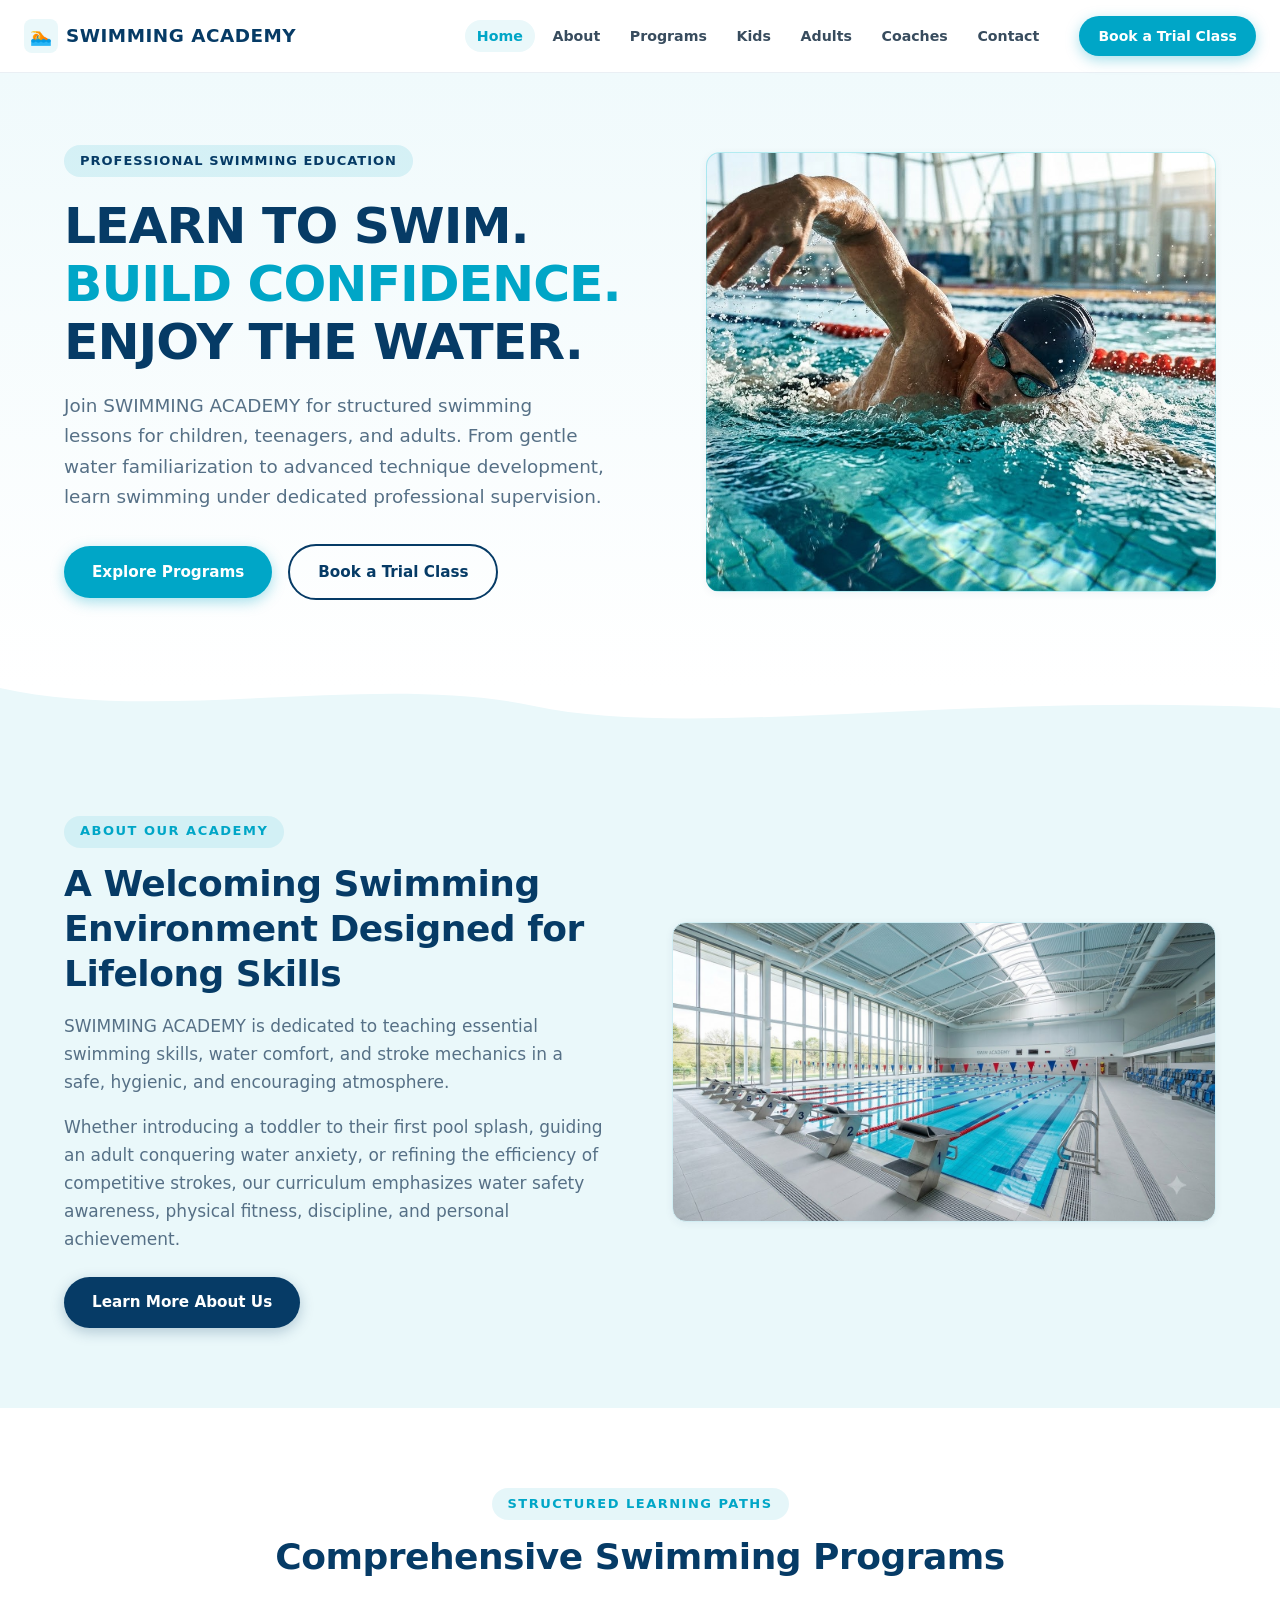
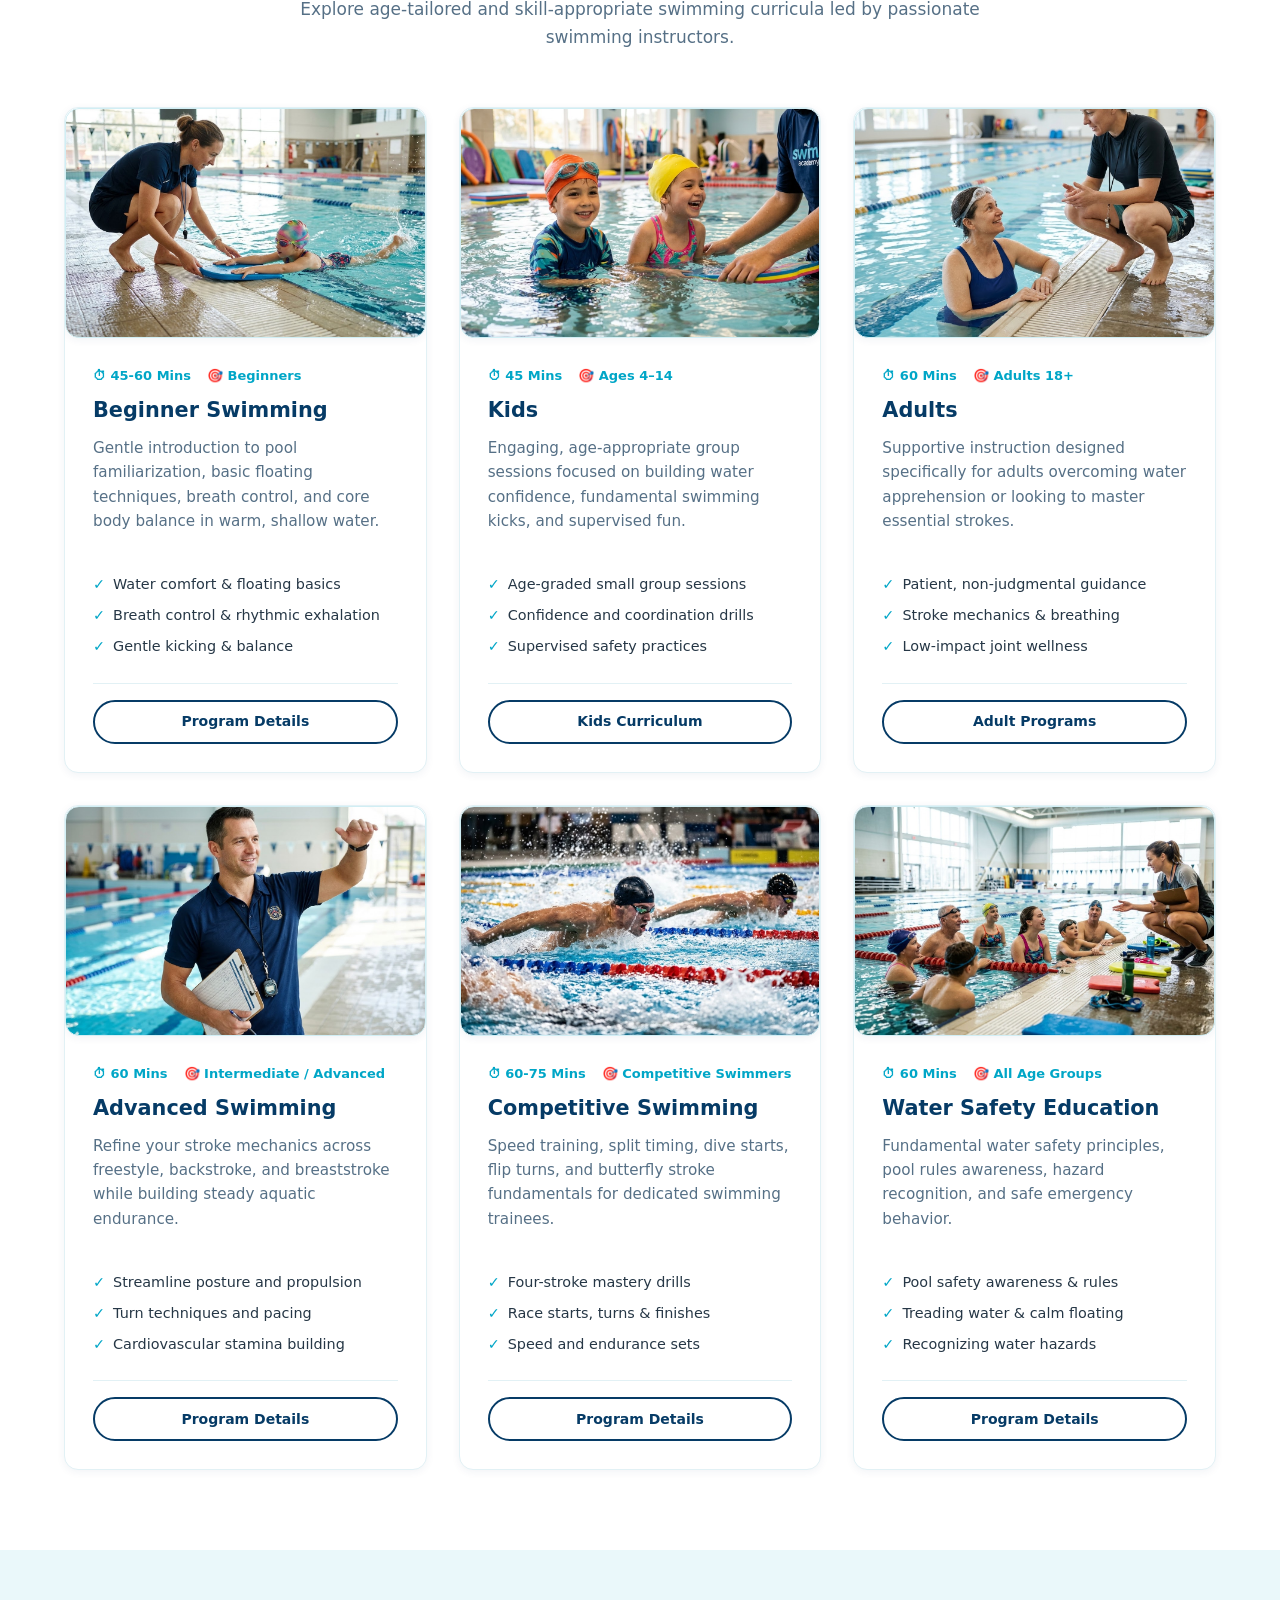
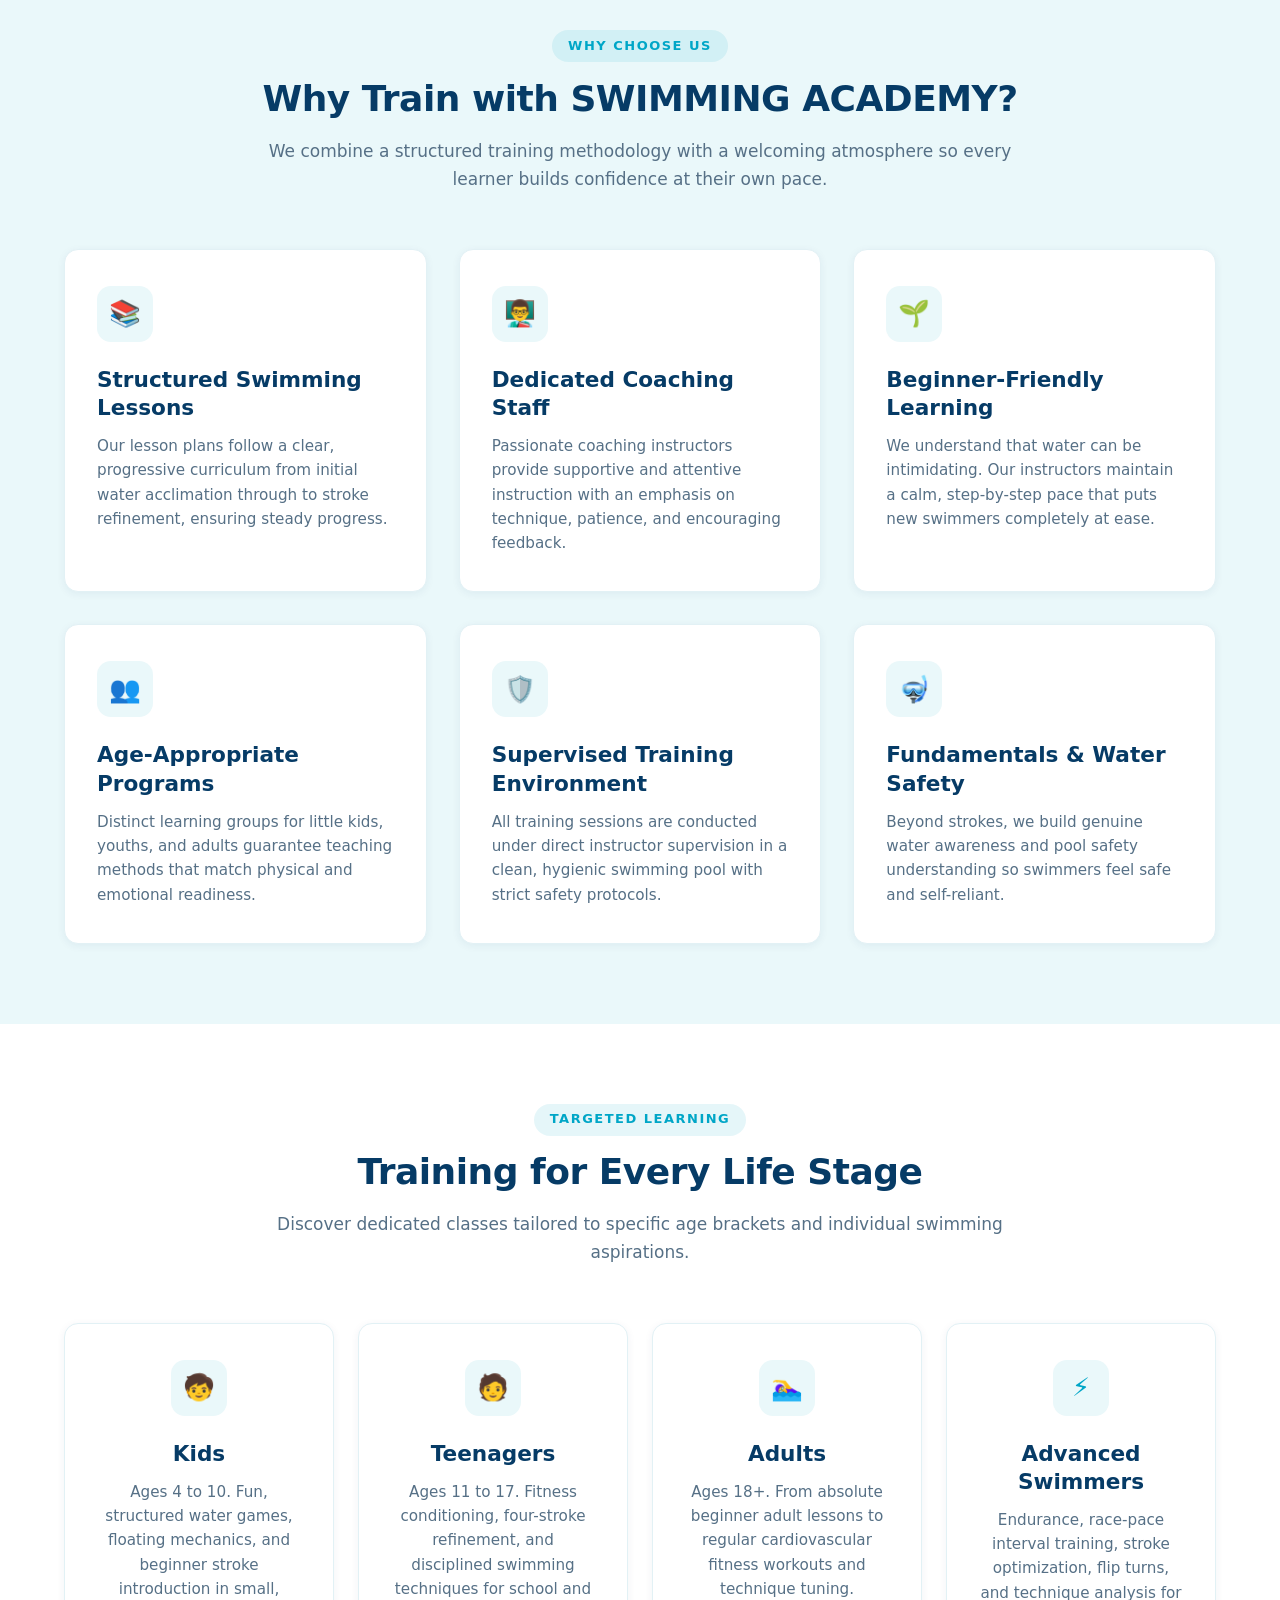
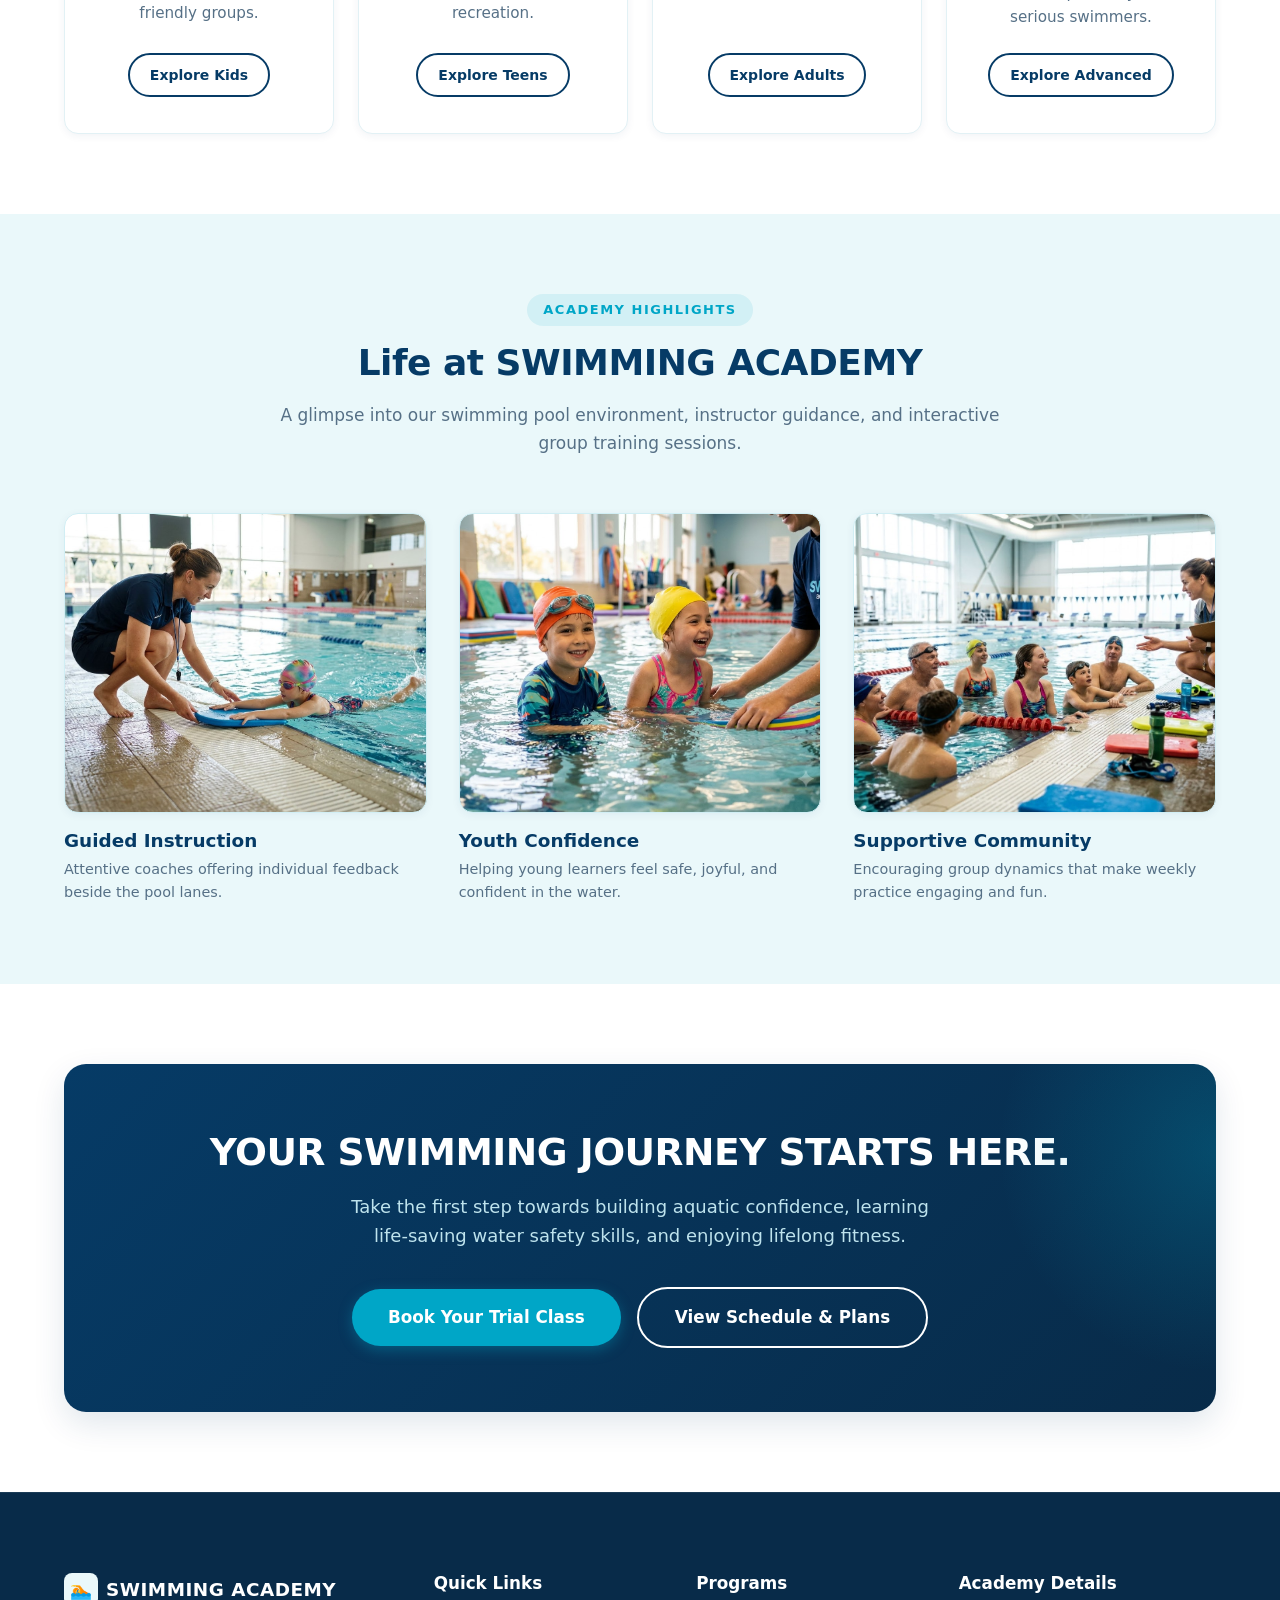
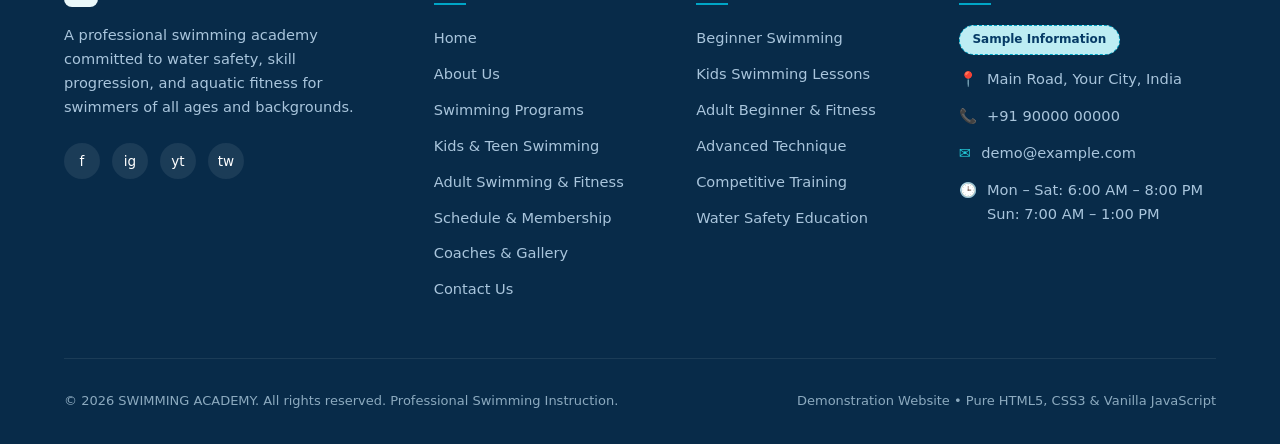
<file: index.html>
<!DOCTYPE html>
<html lang="en">

<head>
  <meta charset="UTF-8">
  <meta name="viewport" content="width=device-width, initial-scale=1.0">
  <title>SWIMMING ACADEMY | Professional Swimming Lessons & Water Safety</title>
  <meta name="description"
    content="Welcome to SWIMMING ACADEMY. Professional swimming lessons, beginner training, kids swimming classes, adult swimming programs, and certified water safety coaching in a hygienic environment.">
  <link rel="stylesheet" href="css/style.css">
</head>

<body>

  <!-- =========================================================================
       GLOBAL HEADER & NAVIGATION
       ========================================================================= -->
  <header class="site-header" id="top">
    <div class="container header-container">
      <a href="index.html" class="brand-logo" aria-label="SWIMMING ACADEMY Homepage">
        <span class="brand-logo-icon">🏊</span>
        <span>SWIMMING ACADEMY</span>
      </a>

      <!-- Mobile Navigation Hamburger Button -->
      <button class="mobile-nav-toggle" aria-label="Toggle navigation menu" aria-expanded="false">
        <span class="hamburger-line"></span>
        <span class="hamburger-line"></span>
        <span class="hamburger-line"></span>
      </button>

      <!-- Main Navigation Menu -->
      <nav class="main-nav" aria-label="Main navigation">
        <ul class="nav-list">
          <li><a href="index.html" class="nav-link active">Home</a></li>
          <li><a href="about.html" class="nav-link">About</a></li>
          <li><a href="programs.html" class="nav-link">Programs</a></li>
          <li><a href="kids-swimming.html" class="nav-link">Kids</a></li>
          <li><a href="adult-swimming.html" class="nav-link">Adults</a></li>

          <li><a href="coaches-gallery.html" class="nav-link">Coaches</a></li>
          <li><a href="contact.html" class="nav-link">Contact</a></li>
        </ul>
        <div class="nav-cta">
          <a href="contact.html#trial-form" class="btn btn-primary btn-sm">Book a Trial Class</a>
        </div>
      </nav>
    </div>
  </header>

  <!-- =========================================================================
       HERO SECTION
       ========================================================================= -->
  <section class="hero-section">
    <div class="container hero-grid">
      <div class="hero-content">
        <div class="hero-badge">Professional Swimming Education</div>
        <h1 class="hero-title">LEARN TO SWIM. <span>BUILD CONFIDENCE.</span> ENJOY THE WATER.</h1>
        <p class="hero-lead">
          Join SWIMMING ACADEMY for structured swimming lessons for children, teenagers, and adults. From gentle water
          familiarization to advanced technique development, learn swimming under dedicated professional supervision.
        </p>
        <div class="btn-group">
          <a href="programs.html" class="btn btn-primary">Explore Programs</a>
          <a href="contact.html#trial-form" class="btn btn-outline">Book a Trial Class</a>
        </div>
      </div>

      <div class="hero-media">
        <!-- Replace this placeholder with an actual swimming pool & freestyle swimmer photo later via Google Flow -->
        <div class="image-placeholder swimming-hero ratio-hero" role="img"
          aria-label="Professional swimming pool with a swimmer performing a freestyle swimming stroke"></div>
      </div>
    </div>
  </section>

  <!-- Wave Divider -->
  <div class="wave-divider" aria-hidden="true">
    <svg viewBox="0 0 1200 120" preserveAspectRatio="none">
      <path d="M0,0 C150,90 350,-40 500,45 C650,130 900,10 1200,50 L1200,120 L0,120 Z" class="wave-fill-light"></path>
    </svg>
  </div>

  <!-- =========================================================================
       INTRODUCTION SECTION
       ========================================================================= -->
  <section class="section section-bg-light">
    <div class="container">
      <div class="split-layout">
        <div>
          <span class="section-tag">About Our Academy</span>
          <h2 class="section-title">A Welcoming Swimming Environment Designed for Lifelong Skills</h2>
          <p class="section-description">
            SWIMMING ACADEMY is dedicated to teaching essential swimming skills, water comfort, and stroke mechanics in
            a safe, hygienic, and encouraging atmosphere.
          </p>
          <p class="section-description">
            Whether introducing a toddler to their first pool splash, guiding an adult conquering water anxiety, or
            refining the efficiency of competitive strokes, our curriculum emphasizes water safety awareness, physical
            fitness, discipline, and personal achievement.
          </p>
          <div class="btn-group" style="margin-top: 1.5rem;">
            <a href="about.html" class="btn btn-secondary">Learn More About Us</a>
          </div>
        </div>

        <div>
          <!-- Replace this placeholder with a clean academy swimming pool image later -->
          <div class="image-placeholder swimming-pool ratio-landscape" role="img"
            aria-label="Clean, modern swimming academy pool with clear blue water and designated swimming lanes"></div>
        </div>
      </div>
    </div>
  </section>

  <!-- =========================================================================
       SWIMMING PROGRAMS PREVIEW
       ========================================================================= -->
  <section class="section">
    <div class="container">
      <div class="section-header">
        <span class="section-tag">Structured Learning Paths</span>
        <h2 class="section-title">Comprehensive Swimming Programs</h2>
        <p class="section-description">
          Explore age-tailored and skill-appropriate swimming curricula led by passionate swimming instructors.
        </p>
      </div>

      <div class="cards-grid cards-grid-3">
        <!-- Program 1: Beginner Swimming -->
        <article class="program-card">
          <div class="image-placeholder swimming-training ratio-card"></div>
          <div class="program-card-body">
            <div class="program-meta">
              <span class="program-meta-item">⏱ 45-60 Mins</span>
              <span class="program-meta-item">🎯 Beginners</span>
            </div>
            <h3 class="program-title">Beginner Swimming</h3>
            <p class="card-text">
              Gentle introduction to pool familiarization, basic floating techniques, breath control, and core body
              balance in warm, shallow water.
            </p>
            <ul class="program-features">
              <li>Water comfort & floating basics</li>
              <li>Breath control & rhythmic exhalation</li>
              <li>Gentle kicking & balance</li>
            </ul>
            <div class="card-footer">
              <a href="programs.html#beginner" class="btn btn-outline btn-sm" style="width: 100%;">Program Details</a>
            </div>
          </div>
        </article>

        <!-- Program 2: Kids Swimming -->
        <article class="program-card">
          <div class="image-placeholder swimming-kids ratio-card"></div>
          <div class="program-card-body">
            <div class="program-meta">
              <span class="program-meta-item">⏱ 45 Mins</span>
              <span class="program-meta-item">🎯 Ages 4–14</span>
            </div>
            <h3 class="program-title">Kids</h3>
            <p class="card-text">
              Engaging, age-appropriate group sessions focused on building water confidence, fundamental swimming kicks,
              and supervised fun.
            </p>
            <ul class="program-features">
              <li>Age-graded small group sessions</li>
              <li>Confidence and coordination drills</li>
              <li>Supervised safety practices</li>
            </ul>
            <div class="card-footer">
              <a href="kids-swimming.html" class="btn btn-outline btn-sm" style="width: 100%;">Kids Curriculum</a>
            </div>
          </div>
        </article>

        <!-- Program 3: Adult Swimming -->
        <article class="program-card">
          <div class="image-placeholder swimming-adults ratio-card"></div>
          <div class="program-card-body">
            <div class="program-meta">
              <span class="program-meta-item">⏱ 60 Mins</span>
              <span class="program-meta-item">🎯 Adults 18+</span>
            </div>
            <h3 class="program-title">Adults</h3>
            <p class="card-text">
              Supportive instruction designed specifically for adults overcoming water apprehension or looking to master
              essential strokes.
            </p>
            <ul class="program-features">
              <li>Patient, non-judgmental guidance</li>
              <li>Stroke mechanics & breathing</li>
              <li>Low-impact joint wellness</li>
            </ul>
            <div class="card-footer">
              <a href="adult-swimming.html" class="btn btn-outline btn-sm" style="width: 100%;">Adult Programs</a>
            </div>
          </div>
        </article>

        <!-- Program 4: Advanced Swimming -->
        <article class="program-card">
          <div class="image-placeholder swimming-instructor ratio-card"></div>
          <div class="program-card-body">
            <div class="program-meta">
              <span class="program-meta-item">⏱ 60 Mins</span>
              <span class="program-meta-item">🎯 Intermediate / Advanced</span>
            </div>
            <h3 class="program-title">Advanced Swimming</h3>
            <p class="card-text">
              Refine your stroke mechanics across freestyle, backstroke, and breaststroke while building steady aquatic
              endurance.
            </p>
            <ul class="program-features">
              <li>Streamline posture and propulsion</li>
              <li>Turn techniques and pacing</li>
              <li>Cardiovascular stamina building</li>
            </ul>
            <div class="card-footer">
              <a href="programs.html#advanced" class="btn btn-outline btn-sm" style="width: 100%;">Program Details</a>
            </div>
          </div>
        </article>

        <!-- Program 5: Competitive Swimming -->
        <article class="program-card">
          <div class="image-placeholder swimming-competition ratio-card"></div>
          <div class="program-card-body">
            <div class="program-meta">
              <span class="program-meta-item">⏱ 60-75 Mins</span>
              <span class="program-meta-item">🎯 Competitive Swimmers</span>
            </div>
            <h3 class="program-title">Competitive Swimming</h3>
            <p class="card-text">
              Speed training, split timing, dive starts, flip turns, and butterfly stroke fundamentals for dedicated
              swimming trainees.
            </p>
            <ul class="program-features">
              <li>Four-stroke mastery drills</li>
              <li>Race starts, turns & finishes</li>
              <li>Speed and endurance sets</li>
            </ul>
            <div class="card-footer">
              <a href="programs.html#competitive" class="btn btn-outline btn-sm" style="width: 100%;">Program
                Details</a>
            </div>
          </div>
        </article>

        <!-- Program 6: Water Safety Training -->
        <article class="program-card">
          <div class="image-placeholder swimming-group ratio-card"></div>
          <div class="program-card-body">
            <div class="program-meta">
              <span class="program-meta-item">⏱ 60 Mins</span>
              <span class="program-meta-item">🎯 All Age Groups</span>
            </div>
            <h3 class="program-title">Water Safety Education</h3>
            <p class="card-text">
              Fundamental water safety principles, pool rules awareness, hazard recognition, and safe emergency
              behavior.
            </p>
            <ul class="program-features">
              <li>Pool safety awareness & rules</li>
              <li>Treading water & calm floating</li>
              <li>Recognizing water hazards</li>
            </ul>
            <div class="card-footer">
              <a href="programs.html#safety" class="btn btn-outline btn-sm" style="width: 100%;">Program Details</a>
            </div>
          </div>
        </article>
      </div>
    </div>
  </section>

  <!-- =========================================================================
       WHY CHOOSE OUR ACADEMY SECTION
       ========================================================================= -->
  <section class="section section-bg-light">
    <div class="container">
      <div class="section-header">
        <span class="section-tag">Why Choose Us</span>
        <h2 class="section-title">Why Train with SWIMMING ACADEMY?</h2>
        <p class="section-description">
          We combine a structured training methodology with a welcoming atmosphere so every learner builds confidence at
          their own pace.
        </p>
      </div>

      <div class="cards-grid cards-grid-3">
        <div class="card">
          <div class="card-icon">📚</div>
          <h3 class="card-title">Structured Swimming Lessons</h3>
          <p class="card-text">
            Our lesson plans follow a clear, progressive curriculum from initial water acclimation through to stroke
            refinement, ensuring steady progress.
          </p>
        </div>

        <div class="card">
          <div class="card-icon">👨‍🏫</div>
          <h3 class="card-title">Dedicated Coaching Staff</h3>
          <p class="card-text">
            Passionate coaching instructors provide supportive and attentive instruction with an emphasis on technique,
            patience, and encouraging feedback.
          </p>
        </div>

        <div class="card">
          <div class="card-icon">🌱</div>
          <h3 class="card-title">Beginner-Friendly Learning</h3>
          <p class="card-text">
            We understand that water can be intimidating. Our instructors maintain a calm, step-by-step pace that puts
            new swimmers completely at ease.
          </p>
        </div>

        <div class="card">
          <div class="card-icon">👥</div>
          <h3 class="card-title">Age-Appropriate Programs</h3>
          <p class="card-text">
            Distinct learning groups for little kids, youths, and adults guarantee teaching methods that match physical
            and emotional readiness.
          </p>
        </div>

        <div class="card">
          <div class="card-icon">🛡️</div>
          <h3 class="card-title">Supervised Training Environment</h3>
          <p class="card-text">
            All training sessions are conducted under direct instructor supervision in a clean, hygienic swimming pool
            with strict safety protocols.
          </p>
        </div>

        <div class="card">
          <div class="card-icon">🤿</div>
          <h3 class="card-title">Fundamentals & Water Safety</h3>
          <p class="card-text">
            Beyond strokes, we build genuine water awareness and pool safety understanding so swimmers feel safe and
            self-reliant.
          </p>
        </div>
      </div>
    </div>
  </section>

  <!-- =========================================================================
       TRAINING CATEGORIES SECTION
       ========================================================================= -->
  <section class="section">
    <div class="container">
      <div class="section-header">
        <span class="section-tag">Targeted Learning</span>
        <h2 class="section-title">Training for Every Life Stage</h2>
        <p class="section-description">
          Discover dedicated classes tailored to specific age brackets and individual swimming aspirations.
        </p>
      </div>

      <div class="cards-grid cards-grid-4">
        <!-- Category 1: Kids -->
        <div class="card" style="text-align: center; align-items: center;">
          <div class="card-icon" style="margin-left: auto; margin-right: auto;">🧒</div>
          <h3 class="card-title">Kids</h3>
          <p class="card-text">
            Ages 4 to 10. Fun, structured water games, floating mechanics, and beginner stroke introduction in small,
            friendly groups.
          </p>
          <a href="kids-swimming.html" class="btn btn-outline btn-sm">Explore Kids</a>
        </div>

        <!-- Category 2: Teenagers -->
        <div class="card" style="text-align: center; align-items: center;">
          <div class="card-icon" style="margin-left: auto; margin-right: auto;">🧑</div>
          <h3 class="card-title">Teenagers</h3>
          <p class="card-text">
            Ages 11 to 17. Fitness conditioning, four-stroke refinement, and disciplined swimming techniques for school
            and recreation.
          </p>
          <a href="kids-swimming.html#teen-section" class="btn btn-outline btn-sm">Explore Teens</a>
        </div>

        <!-- Category 3: Adults -->
        <div class="card" style="text-align: center; align-items: center;">
          <div class="card-icon" style="margin-left: auto; margin-right: auto;">🏊‍♀️</div>
          <h3 class="card-title">Adults</h3>
          <p class="card-text">
            Ages 18+. From absolute beginner adult lessons to regular cardiovascular fitness workouts and technique
            tuning.
          </p>
          <a href="adult-swimming.html" class="btn btn-outline btn-sm">Explore Adults</a>
        </div>

        <!-- Category 4: Advanced Swimmers -->
        <div class="card" style="text-align: center; align-items: center;">
          <div class="card-icon" style="margin-left: auto; margin-right: auto;">⚡</div>
          <h3 class="card-title">Advanced Swimmers</h3>
          <p class="card-text">
            Endurance, race-pace interval training, stroke optimization, flip turns, and technique analysis for serious
            swimmers.
          </p>
          <a href="programs.html#advanced" class="btn btn-outline btn-sm">Explore Advanced</a>
        </div>
      </div>
    </div>
  </section>

  <!-- =========================================================================
       ACADEMY HIGHLIGHTS (REUSING APPROVED PLACEHOLDERS)
       ========================================================================= -->
  <section class="section section-bg-light">
    <div class="container">
      <div class="section-header">
        <span class="section-tag">Academy Highlights</span>
        <h2 class="section-title">Life at SWIMMING ACADEMY</h2>
        <p class="section-description">
          A glimpse into our swimming pool environment, instructor guidance, and interactive group training sessions.
        </p>
      </div>

      <div class="cards-grid cards-grid-3">
        <!-- Highlight 1: swimming-training -->
        <div>
          <div class="image-placeholder swimming-training ratio-landscape" role="img"
            aria-label="Swimming students practicing under professional instructor supervision"></div>
          <h3 style="font-size: 1.15rem; margin-top: 1rem; margin-bottom: 0.35rem;">Guided Instruction</h3>
          <p style="font-size: 0.9rem; color: var(--color-text-muted);">Attentive coaches offering individual feedback
            beside the pool lanes.</p>
        </div>

        <!-- Highlight 2: swimming-kids -->
        <div>
          <div class="image-placeholder swimming-kids ratio-landscape" role="img"
            aria-label="Children learning swimming in a supervised, age-appropriate swimming class"></div>
          <h3 style="font-size: 1.15rem; margin-top: 1rem; margin-bottom: 0.35rem;">Youth Confidence</h3>
          <p style="font-size: 0.9rem; color: var(--color-text-muted);">Helping young learners feel safe, joyful, and
            confident in the water.</p>
        </div>

        <!-- Highlight 3: swimming-group -->
        <div>
          <div class="image-placeholder swimming-group ratio-landscape" role="img"
            aria-label="Group of swimming students participating in an academy training session"></div>
          <h3 style="font-size: 1.15rem; margin-top: 1rem; margin-bottom: 0.35rem;">Supportive Community</h3>
          <p style="font-size: 0.9rem; color: var(--color-text-muted);">Encouraging group dynamics that make weekly
            practice engaging and fun.</p>
        </div>
      </div>
    </div>
  </section>

  <!-- =========================================================================
       CALL TO ACTION SECTION
       ========================================================================= -->
  <section class="section">
    <div class="container">
      <div class="cta-banner">
        <h2 class="cta-title">YOUR SWIMMING JOURNEY STARTS HERE.</h2>
        <p class="cta-lead">
          Take the first step towards building aquatic confidence, learning life-saving water safety skills, and
          enjoying lifelong fitness.
        </p>
        <div class="btn-group" style="justify-content: center;">
          <a href="contact.html#trial-form" class="btn btn-primary"
            style="font-size: 1.05rem; padding: 0.95rem 2.25rem;">Book Your Trial Class</a>
          <a href="schedule-membership.html" class="btn btn-outline-white"
            style="font-size: 1.05rem; padding: 0.95rem 2.25rem;">View Schedule & Plans</a>
        </div>
      </div>
    </div>
  </section>

  <!-- =========================================================================
       GLOBAL FOOTER
       ========================================================================= -->
  <footer class="site-footer">
    <div class="container">
      <div class="footer-grid">
        <!-- Col 1: Brand Info -->
        <div class="footer-col">
          <a href="index.html" class="brand-logo" style="color: #FFFFFF;">
            <span class="brand-logo-icon">🏊</span>
            <span>SWIMMING ACADEMY</span>
          </a>
          <p class="footer-text">
            A professional swimming academy committed to water safety, skill progression, and aquatic fitness for
            swimmers of all ages and backgrounds.
          </p>
          <div class="social-links" aria-label="Social media links">
            <a href="#" class="social-btn" aria-label="Facebook (Placeholder)">f</a>
            <a href="#" class="social-btn" aria-label="Instagram (Placeholder)">ig</a>
            <a href="#" class="social-btn" aria-label="YouTube (Placeholder)">yt</a>
            <a href="#" class="social-btn" aria-label="Twitter (Placeholder)">tw</a>
          </div>
        </div>

        <!-- Col 2: Quick Links -->
        <div class="footer-col">
          <h4 class="footer-heading">Quick Links</h4>
          <ul class="footer-links">
            <li><a href="index.html">Home</a></li>
            <li><a href="about.html">About Us</a></li>
            <li><a href="programs.html">Swimming Programs</a></li>
            <li><a href="kids-swimming.html">Kids & Teen Swimming</a></li>
            <li><a href="adult-swimming.html">Adult Swimming & Fitness</a></li>
            <li><a href="schedule-membership.html">Schedule & Membership</a></li>
            <li><a href="coaches-gallery.html">Coaches & Gallery</a></li>
            <li><a href="contact.html">Contact Us</a></li>
          </ul>
        </div>

        <!-- Col 3: Programs -->
        <div class="footer-col">
          <h4 class="footer-heading">Programs</h4>
          <ul class="footer-links">
            <li><a href="programs.html#beginner">Beginner Swimming</a></li>
            <li><a href="kids-swimming.html">Kids Swimming Lessons</a></li>
            <li><a href="adult-swimming.html">Adult Beginner & Fitness</a></li>
            <li><a href="programs.html#advanced">Advanced Technique</a></li>
            <li><a href="programs.html#competitive">Competitive Training</a></li>
            <li><a href="programs.html#safety">Water Safety Education</a></li>
          </ul>
        </div>

        <!-- Col 4: Contact & Operating Hours -->
        <div class="footer-col">
          <h4 class="footer-heading">Academy Details</h4>
          <div class="demo-badge" style="color: #063B66; background: #BDEDF3; margin-bottom: 0.75rem;">Sample
            Information</div>
          <div class="footer-contact-list">
            <div class="footer-contact-item">
              <span class="footer-contact-icon">📍</span>
              <span>Main Road, Your City, India</span>
            </div>
            <div class="footer-contact-item">
              <span class="footer-contact-icon">📞</span>
              <span>+91 90000 00000</span>
            </div>
            <div class="footer-contact-item">
              <span class="footer-contact-icon">✉️</span>
              <span>demo@example.com</span>
            </div>
            <div class="footer-contact-item">
              <span class="footer-contact-icon">🕒</span>
              <span>Mon – Sat: 6:00 AM – 8:00 PM<br>Sun: 7:00 AM – 1:00 PM</span>
            </div>
          </div>
        </div>
      </div>

      <!-- Footer Bottom -->
      <div class="footer-bottom">
        <div>
          &copy; <span class="current-year">2026</span> SWIMMING ACADEMY. All rights reserved. Professional Swimming
          Instruction.
        </div>
        <div>
          <span>Demonstration Website • Pure HTML5, CSS3 &amp; Vanilla JavaScript</span>
        </div>
      </div>
    </div>
  </footer>

  <script src="js/script.js"></script>
</body>

</html>
</file>
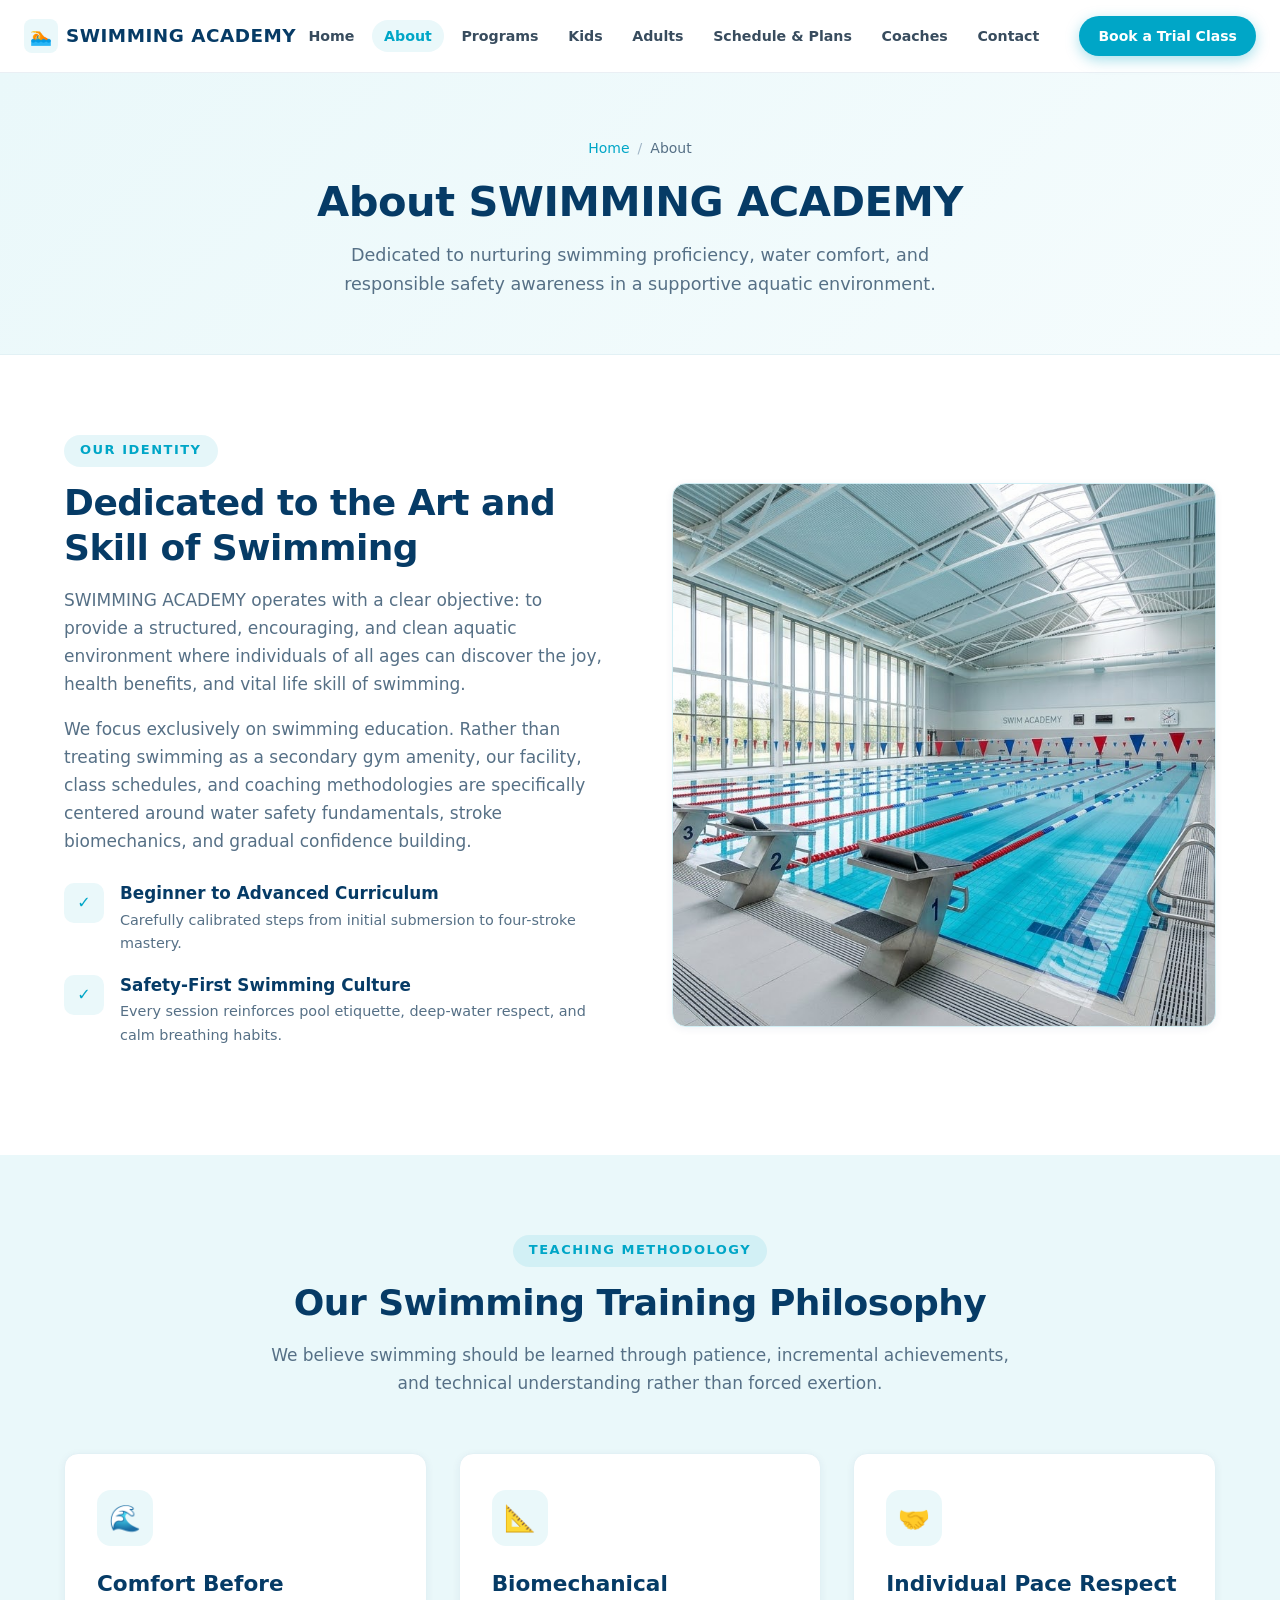
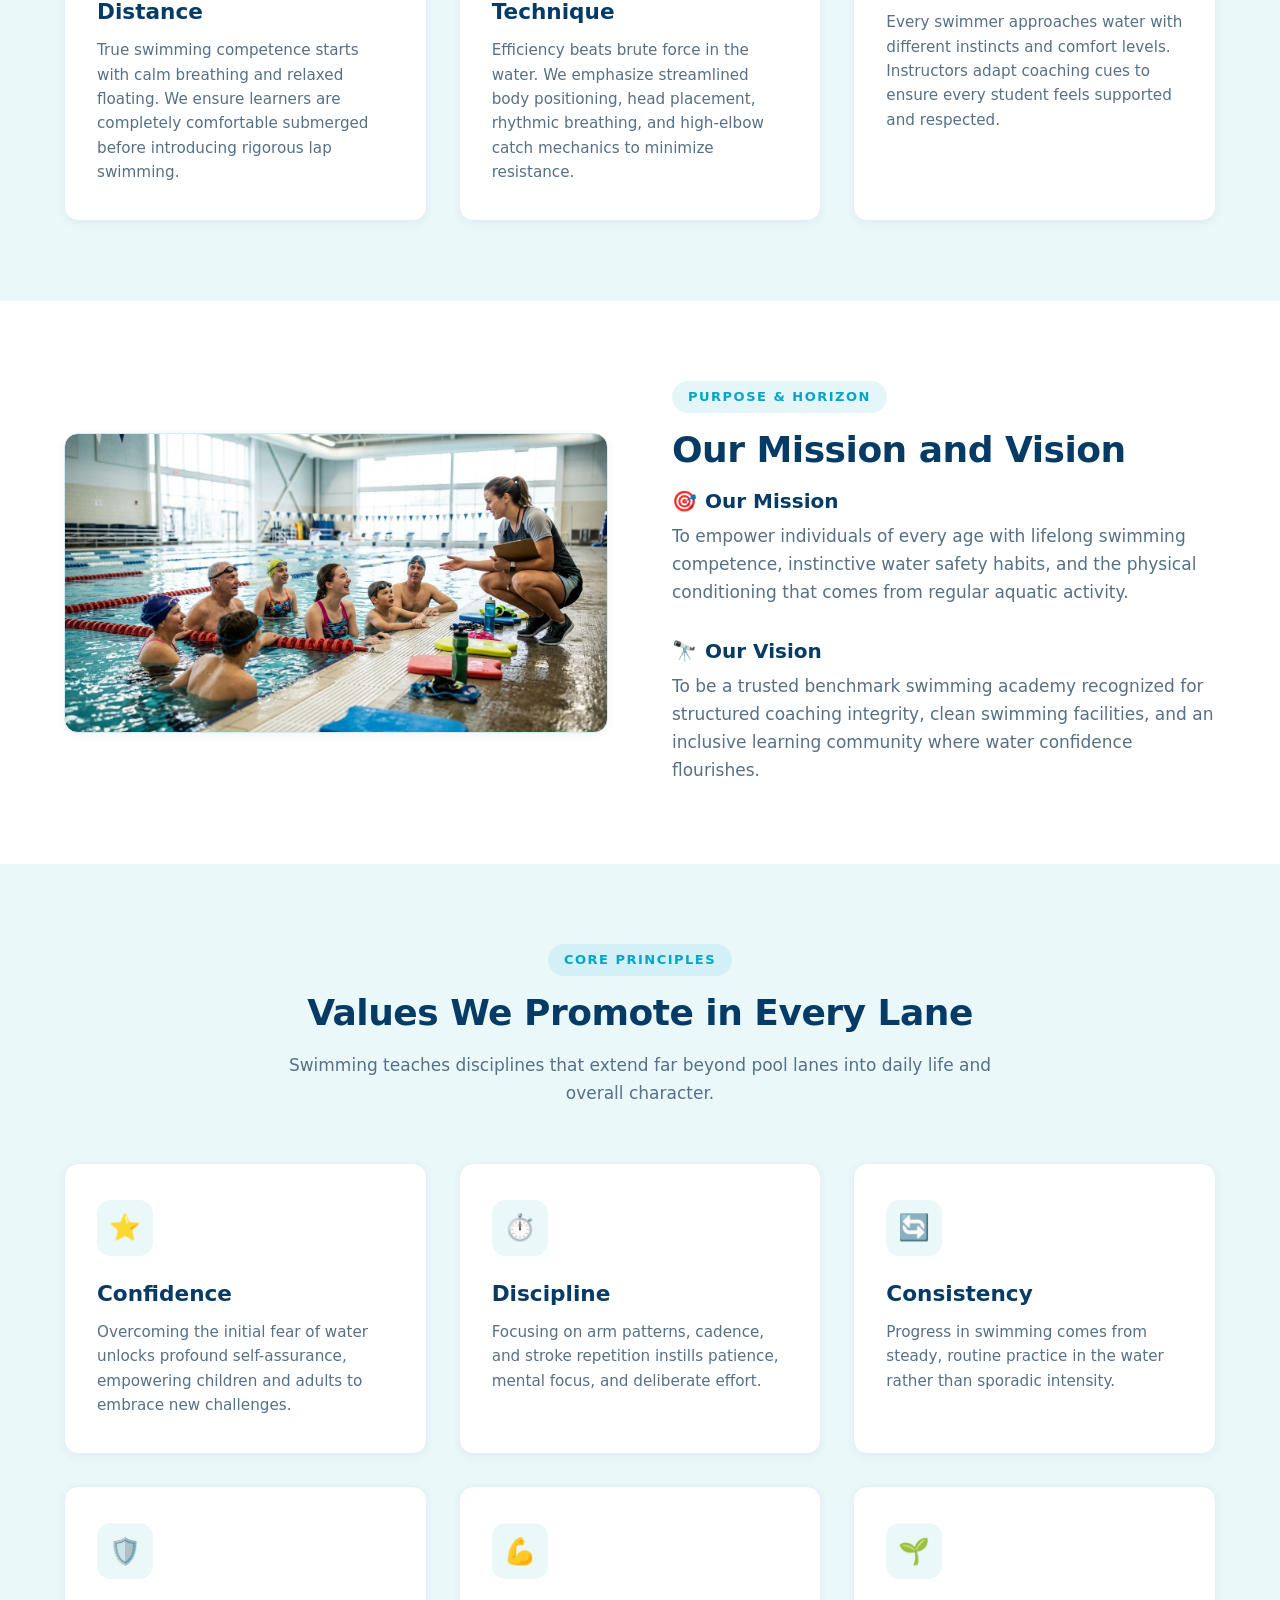
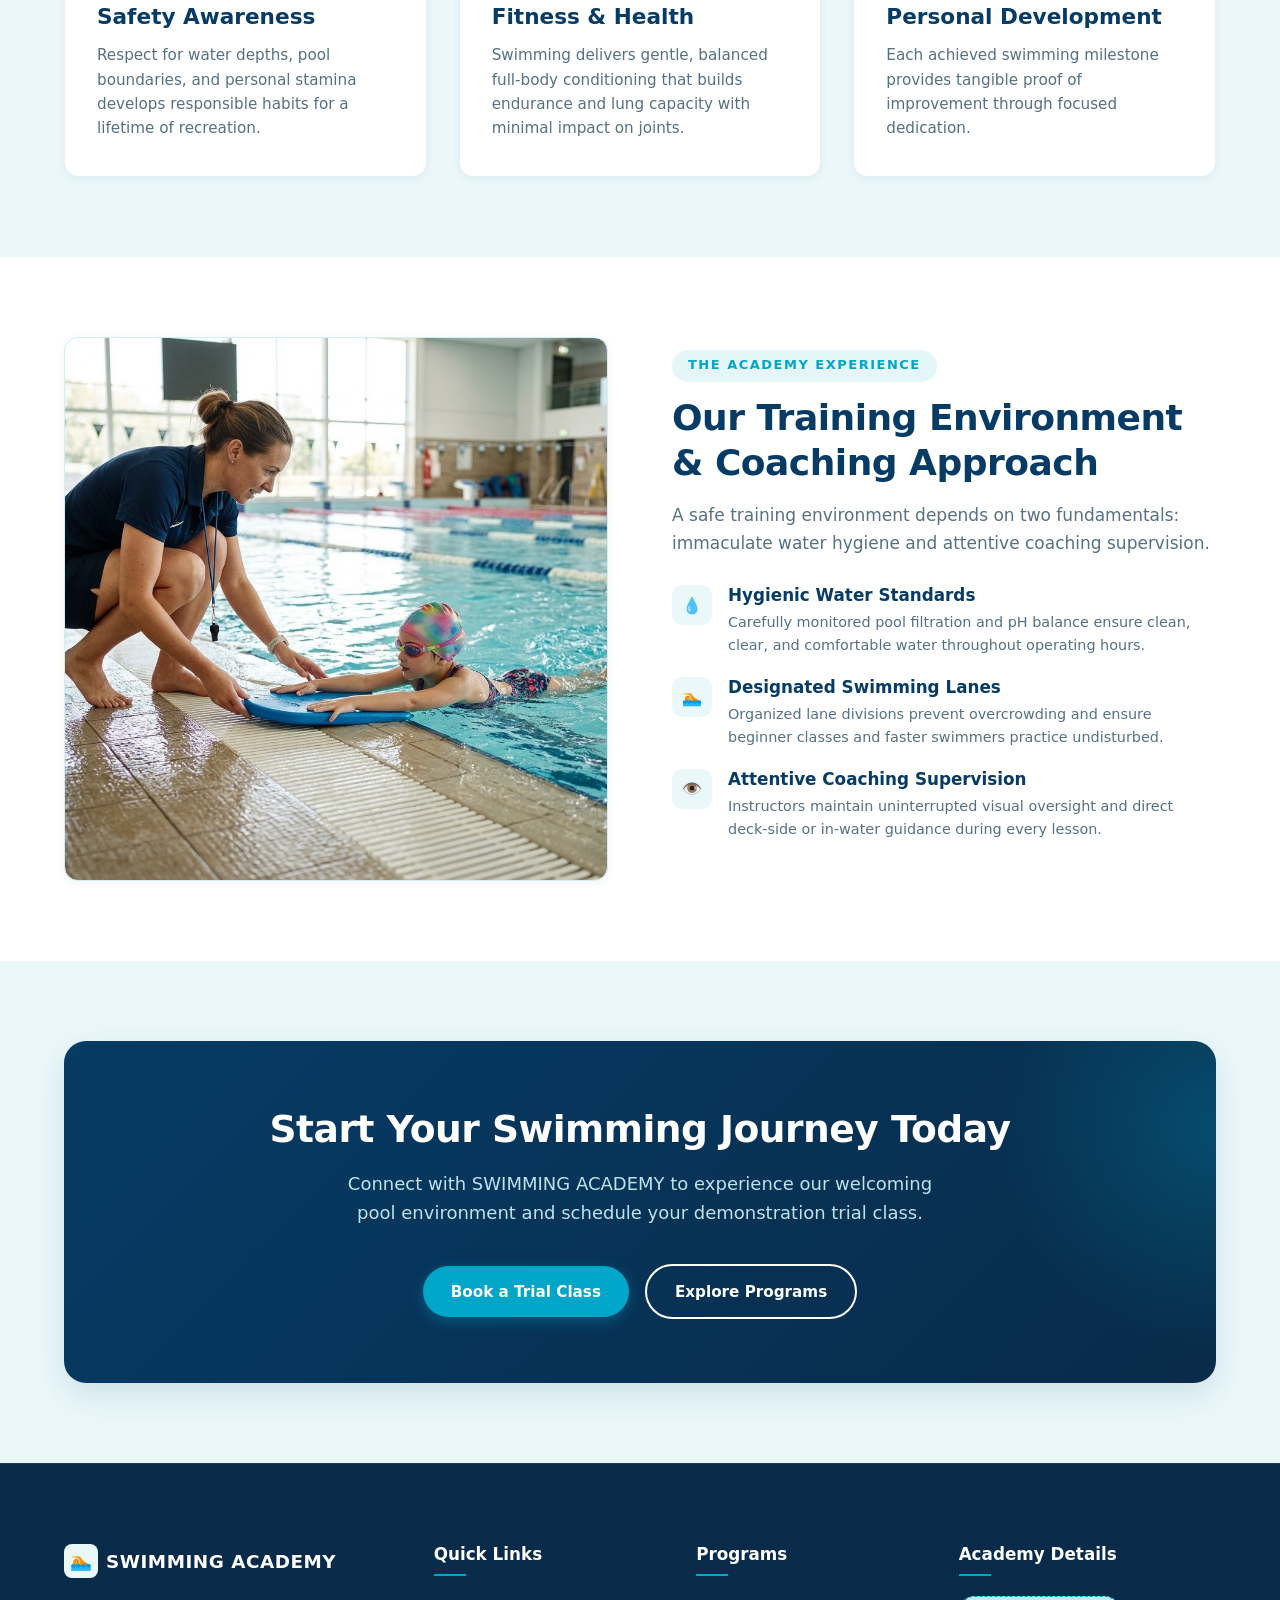
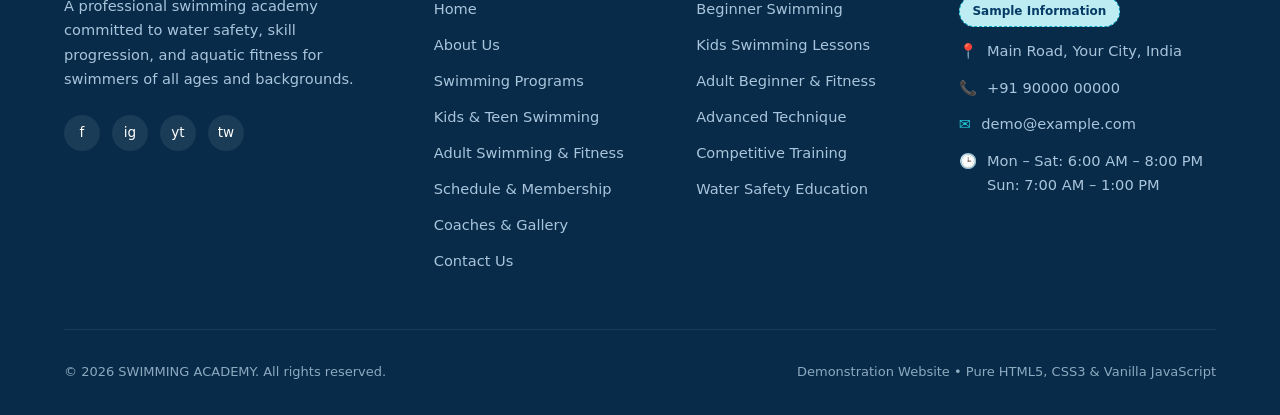
<file: about.html>
<!DOCTYPE html>
<html lang="en">
<head>
  <meta charset="UTF-8">
  <meta name="viewport" content="width=device-width, initial-scale=1.0">
  <title>About Us | SWIMMING ACADEMY - Professional Philosophy & Training</title>
  <meta name="description" content="Learn about SWIMMING ACADEMY's training philosophy, mission, core values, clean pool environment, and coaching approach for children and adults.">
  <link rel="stylesheet" href="css/style.css">
</head>
<body>

  <!-- =========================================================================
       GLOBAL HEADER & NAVIGATION
       ========================================================================= -->
  <header class="site-header" id="top">
    <div class="container header-container">
      <a href="index.html" class="brand-logo" aria-label="SWIMMING ACADEMY Homepage">
        <span class="brand-logo-icon">🏊</span>
        <span>SWIMMING ACADEMY</span>
      </a>

      <!-- Mobile Navigation Hamburger Button -->
      <button class="mobile-nav-toggle" aria-label="Toggle navigation menu" aria-expanded="false">
        <span class="hamburger-line"></span>
        <span class="hamburger-line"></span>
        <span class="hamburger-line"></span>
      </button>

      <!-- Main Navigation Menu -->
      <nav class="main-nav" aria-label="Main navigation">
        <ul class="nav-list">
          <li><a href="index.html" class="nav-link">Home</a></li>
          <li><a href="about.html" class="nav-link active">About</a></li>
          <li><a href="programs.html" class="nav-link">Programs</a></li>
          <li><a href="kids-swimming.html" class="nav-link">Kids</a></li>
          <li><a href="adult-swimming.html" class="nav-link">Adults</a></li>
          <li><a href="schedule-membership.html" class="nav-link">Schedule & Plans</a></li>
          <li><a href="coaches-gallery.html" class="nav-link">Coaches</a></li>
          <li><a href="contact.html" class="nav-link">Contact</a></li>
        </ul>
        <div class="nav-cta">
          <a href="contact.html#trial-form" class="btn btn-primary btn-sm">Book a Trial Class</a>
        </div>
      </nav>
    </div>
  </header>

  <!-- =========================================================================
       PAGE HERO / BANNER
       ========================================================================= -->
  <section class="page-hero">
    <div class="container">
      <nav class="breadcrumb" aria-label="Breadcrumb">
        <a href="index.html">Home</a>
        <span class="separator">/</span>
        <span>About</span>
      </nav>
      <h1 class="page-hero-title">About SWIMMING ACADEMY</h1>
      <p class="page-hero-lead">
        Dedicated to nurturing swimming proficiency, water comfort, and responsible safety awareness in a supportive aquatic environment.
      </p>
    </div>
  </section>

  <!-- =========================================================================
       ABOUT THE SWIMMING ACADEMY SECTION
       ========================================================================= -->
  <section class="section">
    <div class="container">
      <div class="split-layout">
        <div>
          <span class="section-tag">Our Identity</span>
          <h2 class="section-title">Dedicated to the Art and Skill of Swimming</h2>
          <p class="section-description">
            SWIMMING ACADEMY operates with a clear objective: to provide a structured, encouraging, and clean aquatic environment where individuals of all ages can discover the joy, health benefits, and vital life skill of swimming.
          </p>
          <p class="section-description">
            We focus exclusively on swimming education. Rather than treating swimming as a secondary gym amenity, our facility, class schedules, and coaching methodologies are specifically centered around water safety fundamentals, stroke biomechanics, and gradual confidence building.
          </p>
          <div class="feature-list">
            <div class="feature-item">
              <div class="feature-icon-box">✓</div>
              <div class="feature-content">
                <h4>Beginner to Advanced Curriculum</h4>
                <p>Carefully calibrated steps from initial submersion to four-stroke mastery.</p>
              </div>
            </div>
            <div class="feature-item">
              <div class="feature-icon-box">✓</div>
              <div class="feature-content">
                <h4>Safety-First Swimming Culture</h4>
                <p>Every session reinforces pool etiquette, deep-water respect, and calm breathing habits.</p>
              </div>
            </div>
          </div>
        </div>

        <div>
          <div class="image-placeholder swimming-pool ratio-square" role="img" aria-label="Clean, modern swimming academy pool with clear blue water and designated swimming lanes"></div>
        </div>
      </div>
    </div>
  </section>

  <!-- =========================================================================
       OUR SWIMMING TRAINING PHILOSOPHY
       ========================================================================= -->
  <section class="section section-bg-light">
    <div class="container">
      <div class="section-header">
        <span class="section-tag">Teaching Methodology</span>
        <h2 class="section-title">Our Swimming Training Philosophy</h2>
        <p class="section-description">
          We believe swimming should be learned through patience, incremental achievements, and technical understanding rather than forced exertion.
        </p>
      </div>

      <div class="cards-grid cards-grid-3">
        <div class="card">
          <div class="card-icon">🌊</div>
          <h3 class="card-title">Comfort Before Distance</h3>
          <p class="card-text">
            True swimming competence starts with calm breathing and relaxed floating. We ensure learners are completely comfortable submerged before introducing rigorous lap swimming.
          </p>
        </div>

        <div class="card">
          <div class="card-icon">📐</div>
          <h3 class="card-title">Biomechanical Technique</h3>
          <p class="card-text">
            Efficiency beats brute force in the water. We emphasize streamlined body positioning, head placement, rhythmic breathing, and high-elbow catch mechanics to minimize resistance.
          </p>
        </div>

        <div class="card">
          <div class="card-icon">🤝</div>
          <h3 class="card-title">Individual Pace Respect</h3>
          <p class="card-text">
            Every swimmer approaches water with different instincts and comfort levels. Instructors adapt coaching cues to ensure every student feels supported and respected.
          </p>
        </div>
      </div>
    </div>
  </section>

  <!-- =========================================================================
       MISSION & VISION
       ========================================================================= -->
  <section class="section">
    <div class="container">
      <div class="split-layout reversed">
        <div>
          <span class="section-tag">Purpose & Horizon</span>
          <h2 class="section-title">Our Mission and Vision</h2>
          
          <div style="margin-bottom: 2rem;">
            <h3 style="font-size: 1.25rem; color: var(--color-primary); margin-bottom: 0.5rem; display: flex; align-items: center; gap: 0.5rem;">
              <span style="color: var(--color-secondary);">🎯</span> Our Mission
            </h3>
            <p class="section-description">
              To empower individuals of every age with lifelong swimming competence, instinctive water safety habits, and the physical conditioning that comes from regular aquatic activity.
            </p>
          </div>

          <div>
            <h3 style="font-size: 1.25rem; color: var(--color-primary); margin-bottom: 0.5rem; display: flex; align-items: center; gap: 0.5rem;">
              <span style="color: var(--color-secondary);">🔭</span> Our Vision
            </h3>
            <p class="section-description">
              To be a trusted benchmark swimming academy recognized for structured coaching integrity, clean swimming facilities, and an inclusive learning community where water confidence flourishes.
            </p>
          </div>
        </div>

        <div>
          <div class="image-placeholder swimming-group ratio-landscape" role="img" aria-label="Group of swimming students participating in an academy training session"></div>
        </div>
      </div>
    </div>
  </section>

  <!-- =========================================================================
       VALUES WE PROMOTE
       ========================================================================= -->
  <section class="section section-bg-light">
    <div class="container">
      <div class="section-header">
        <span class="section-tag">Core Principles</span>
        <h2 class="section-title">Values We Promote in Every Lane</h2>
        <p class="section-description">
          Swimming teaches disciplines that extend far beyond pool lanes into daily life and overall character.
        </p>
      </div>

      <div class="cards-grid cards-grid-3">
        <div class="card">
          <div class="card-icon">⭐</div>
          <h3 class="card-title">Confidence</h3>
          <p class="card-text">
            Overcoming the initial fear of water unlocks profound self-assurance, empowering children and adults to embrace new challenges.
          </p>
        </div>

        <div class="card">
          <div class="card-icon">⏱️</div>
          <h3 class="card-title">Discipline</h3>
          <p class="card-text">
            Focusing on arm patterns, cadence, and stroke repetition instills patience, mental focus, and deliberate effort.
          </p>
        </div>

        <div class="card">
          <div class="card-icon">🔄</div>
          <h3 class="card-title">Consistency</h3>
          <p class="card-text">
            Progress in swimming comes from steady, routine practice in the water rather than sporadic intensity.
          </p>
        </div>

        <div class="card">
          <div class="card-icon">🛡️</div>
          <h3 class="card-title">Safety Awareness</h3>
          <p class="card-text">
            Respect for water depths, pool boundaries, and personal stamina develops responsible habits for a lifetime of recreation.
          </p>
        </div>

        <div class="card">
          <div class="card-icon">💪</div>
          <h3 class="card-title">Fitness & Health</h3>
          <p class="card-text">
            Swimming delivers gentle, balanced full-body conditioning that builds endurance and lung capacity with minimal impact on joints.
          </p>
        </div>

        <div class="card">
          <div class="card-icon">🌱</div>
          <h3 class="card-title">Personal Development</h3>
          <p class="card-text">
            Each achieved swimming milestone provides tangible proof of improvement through focused dedication.
          </p>
        </div>
      </div>
    </div>
  </section>

  <!-- =========================================================================
       OUR TRAINING ENVIRONMENT & COACHING APPROACH
       ========================================================================= -->
  <section class="section">
    <div class="container">
      <div class="split-layout">
        <div>
          <div class="image-placeholder swimming-training ratio-square" role="img" aria-label="Swimming students practicing under professional instructor supervision"></div>
        </div>

        <div>
          <span class="section-tag">The Academy Experience</span>
          <h2 class="section-title">Our Training Environment &amp; Coaching Approach</h2>
          <p class="section-description">
            A safe training environment depends on two fundamentals: immaculate water hygiene and attentive coaching supervision.
          </p>

          <div class="feature-list">
            <div class="feature-item">
              <div class="feature-icon-box">💧</div>
              <div class="feature-content">
                <h4>Hygienic Water Standards</h4>
                <p>Carefully monitored pool filtration and pH balance ensure clean, clear, and comfortable water throughout operating hours.</p>
              </div>
            </div>

            <div class="feature-item">
              <div class="feature-icon-box">🏊</div>
              <div class="feature-content">
                <h4>Designated Swimming Lanes</h4>
                <p>Organized lane divisions prevent overcrowding and ensure beginner classes and faster swimmers practice undisturbed.</p>
              </div>
            </div>

            <div class="feature-item">
              <div class="feature-icon-box">👁️</div>
              <div class="feature-content">
                <h4>Attentive Coaching Supervision</h4>
                <p>Instructors maintain uninterrupted visual oversight and direct deck-side or in-water guidance during every lesson.</p>
              </div>
            </div>
          </div>
        </div>
      </div>
    </div>
  </section>

  <!-- =========================================================================
       CALL TO ACTION
       ========================================================================= -->
  <section class="section section-bg-light">
    <div class="container">
      <div class="cta-banner">
        <h2 class="cta-title">Start Your Swimming Journey Today</h2>
        <p class="cta-lead">
          Connect with SWIMMING ACADEMY to experience our welcoming pool environment and schedule your demonstration trial class.
        </p>
        <div class="btn-group" style="justify-content: center;">
          <a href="contact.html#trial-form" class="btn btn-primary">Book a Trial Class</a>
          <a href="programs.html" class="btn btn-outline-white">Explore Programs</a>
        </div>
      </div>
    </div>
  </section>

  <!-- =========================================================================
       GLOBAL FOOTER
       ========================================================================= -->
  <footer class="site-footer">
    <div class="container">
      <div class="footer-grid">
        <div class="footer-col">
          <a href="index.html" class="brand-logo" style="color: #FFFFFF;">
            <span class="brand-logo-icon">🏊</span>
            <span>SWIMMING ACADEMY</span>
          </a>
          <p class="footer-text">
            A professional swimming academy committed to water safety, skill progression, and aquatic fitness for swimmers of all ages and backgrounds.
          </p>
          <div class="social-links" aria-label="Social media links">
            <a href="#" class="social-btn" aria-label="Facebook">f</a>
            <a href="#" class="social-btn" aria-label="Instagram">ig</a>
            <a href="#" class="social-btn" aria-label="YouTube">yt</a>
            <a href="#" class="social-btn" aria-label="Twitter">tw</a>
          </div>
        </div>

        <div class="footer-col">
          <h4 class="footer-heading">Quick Links</h4>
          <ul class="footer-links">
            <li><a href="index.html">Home</a></li>
            <li><a href="about.html">About Us</a></li>
            <li><a href="programs.html">Swimming Programs</a></li>
            <li><a href="kids-swimming.html">Kids & Teen Swimming</a></li>
            <li><a href="adult-swimming.html">Adult Swimming & Fitness</a></li>
            <li><a href="schedule-membership.html">Schedule & Membership</a></li>
            <li><a href="coaches-gallery.html">Coaches & Gallery</a></li>
            <li><a href="contact.html">Contact Us</a></li>
          </ul>
        </div>

        <div class="footer-col">
          <h4 class="footer-heading">Programs</h4>
          <ul class="footer-links">
            <li><a href="programs.html#beginner">Beginner Swimming</a></li>
            <li><a href="kids-swimming.html">Kids Swimming Lessons</a></li>
            <li><a href="adult-swimming.html">Adult Beginner & Fitness</a></li>
            <li><a href="programs.html#advanced">Advanced Technique</a></li>
            <li><a href="programs.html#competitive">Competitive Training</a></li>
            <li><a href="programs.html#safety">Water Safety Education</a></li>
          </ul>
        </div>

        <div class="footer-col">
          <h4 class="footer-heading">Academy Details</h4>
          <div class="demo-badge" style="color: #063B66; background: #BDEDF3; margin-bottom: 0.75rem;">Sample Information</div>
          <div class="footer-contact-list">
            <div class="footer-contact-item">
              <span class="footer-contact-icon">📍</span>
              <span>Main Road, Your City, India</span>
            </div>
            <div class="footer-contact-item">
              <span class="footer-contact-icon">📞</span>
              <span>+91 90000 00000</span>
            </div>
            <div class="footer-contact-item">
              <span class="footer-contact-icon">✉️</span>
              <span>demo@example.com</span>
            </div>
            <div class="footer-contact-item">
              <span class="footer-contact-icon">🕒</span>
              <span>Mon – Sat: 6:00 AM – 8:00 PM<br>Sun: 7:00 AM – 1:00 PM</span>
            </div>
          </div>
        </div>
      </div>

      <div class="footer-bottom">
        <div>
          &copy; <span class="current-year">2026</span> SWIMMING ACADEMY. All rights reserved.
        </div>
        <div>
          <span>Demonstration Website • Pure HTML5, CSS3 &amp; Vanilla JavaScript</span>
        </div>
      </div>
    </div>
  </footer>

  <script src="js/script.js"></script>
</body>
</html>
</file>
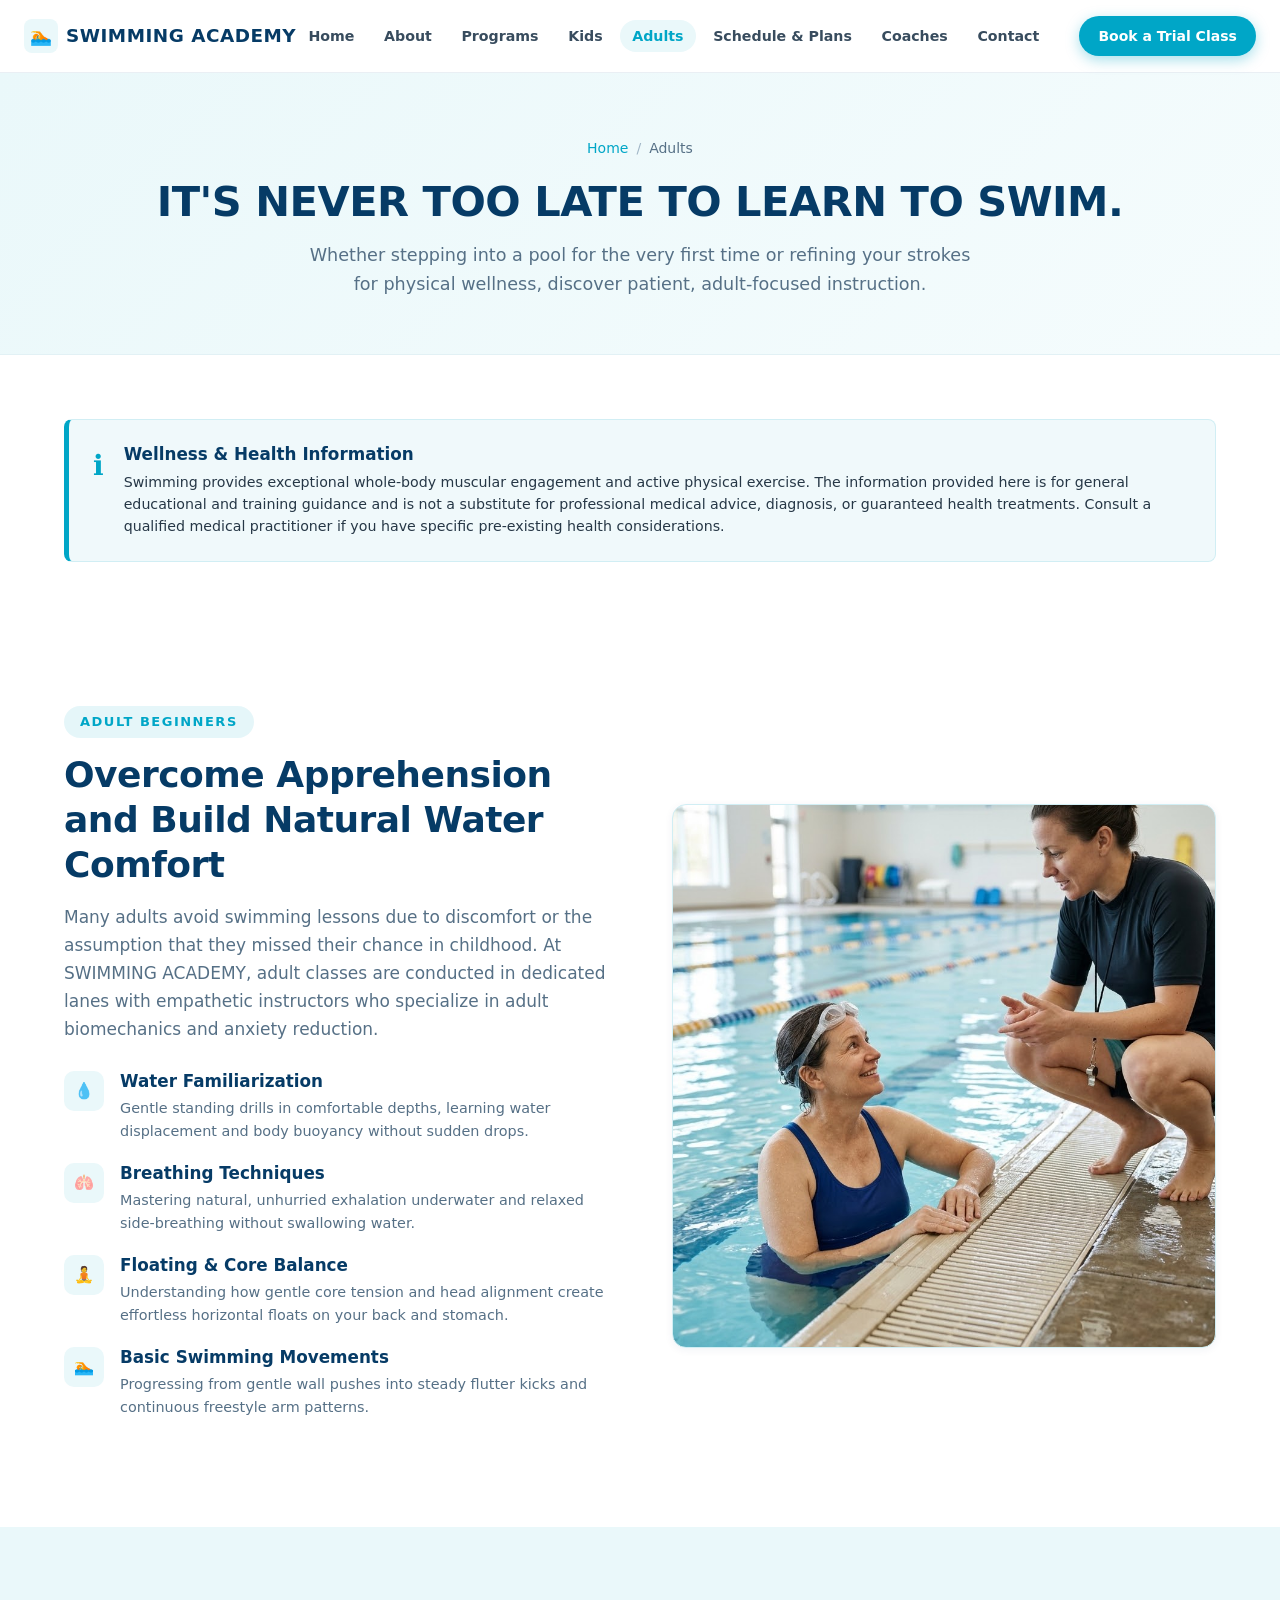
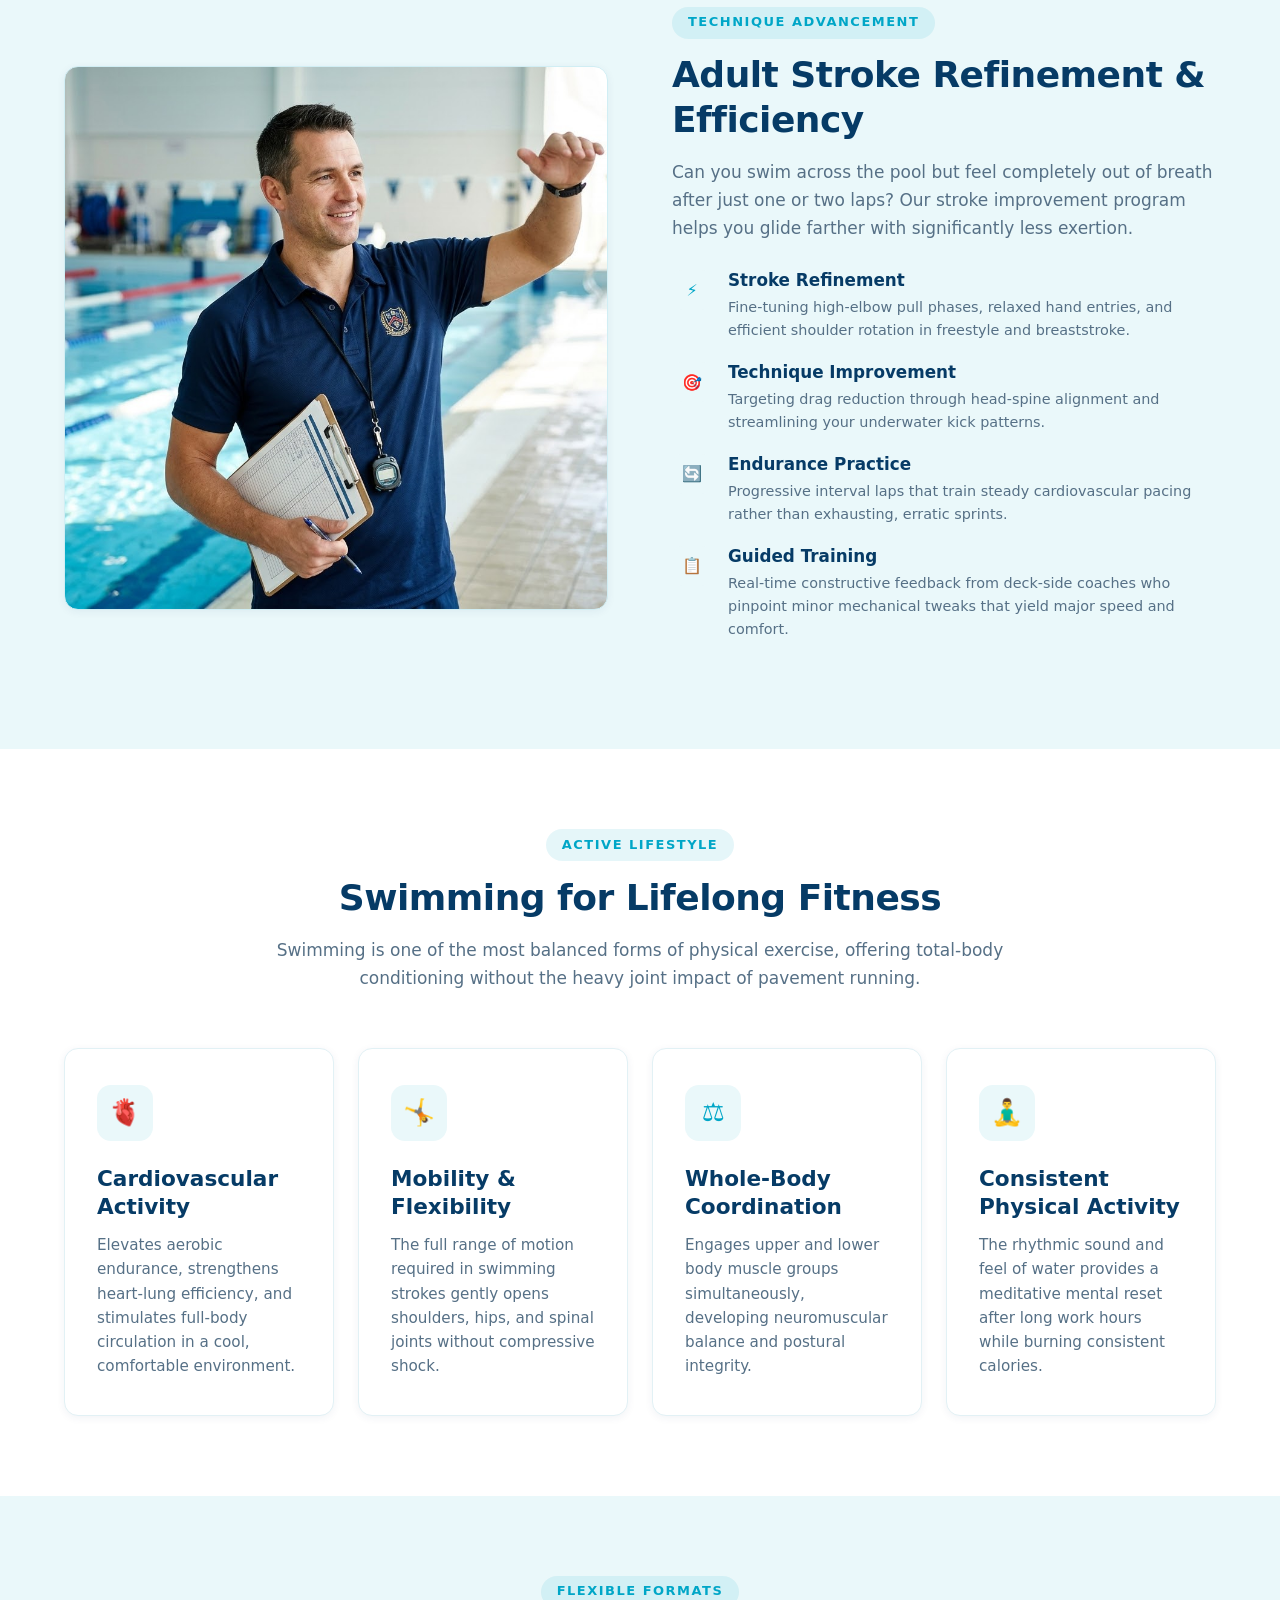
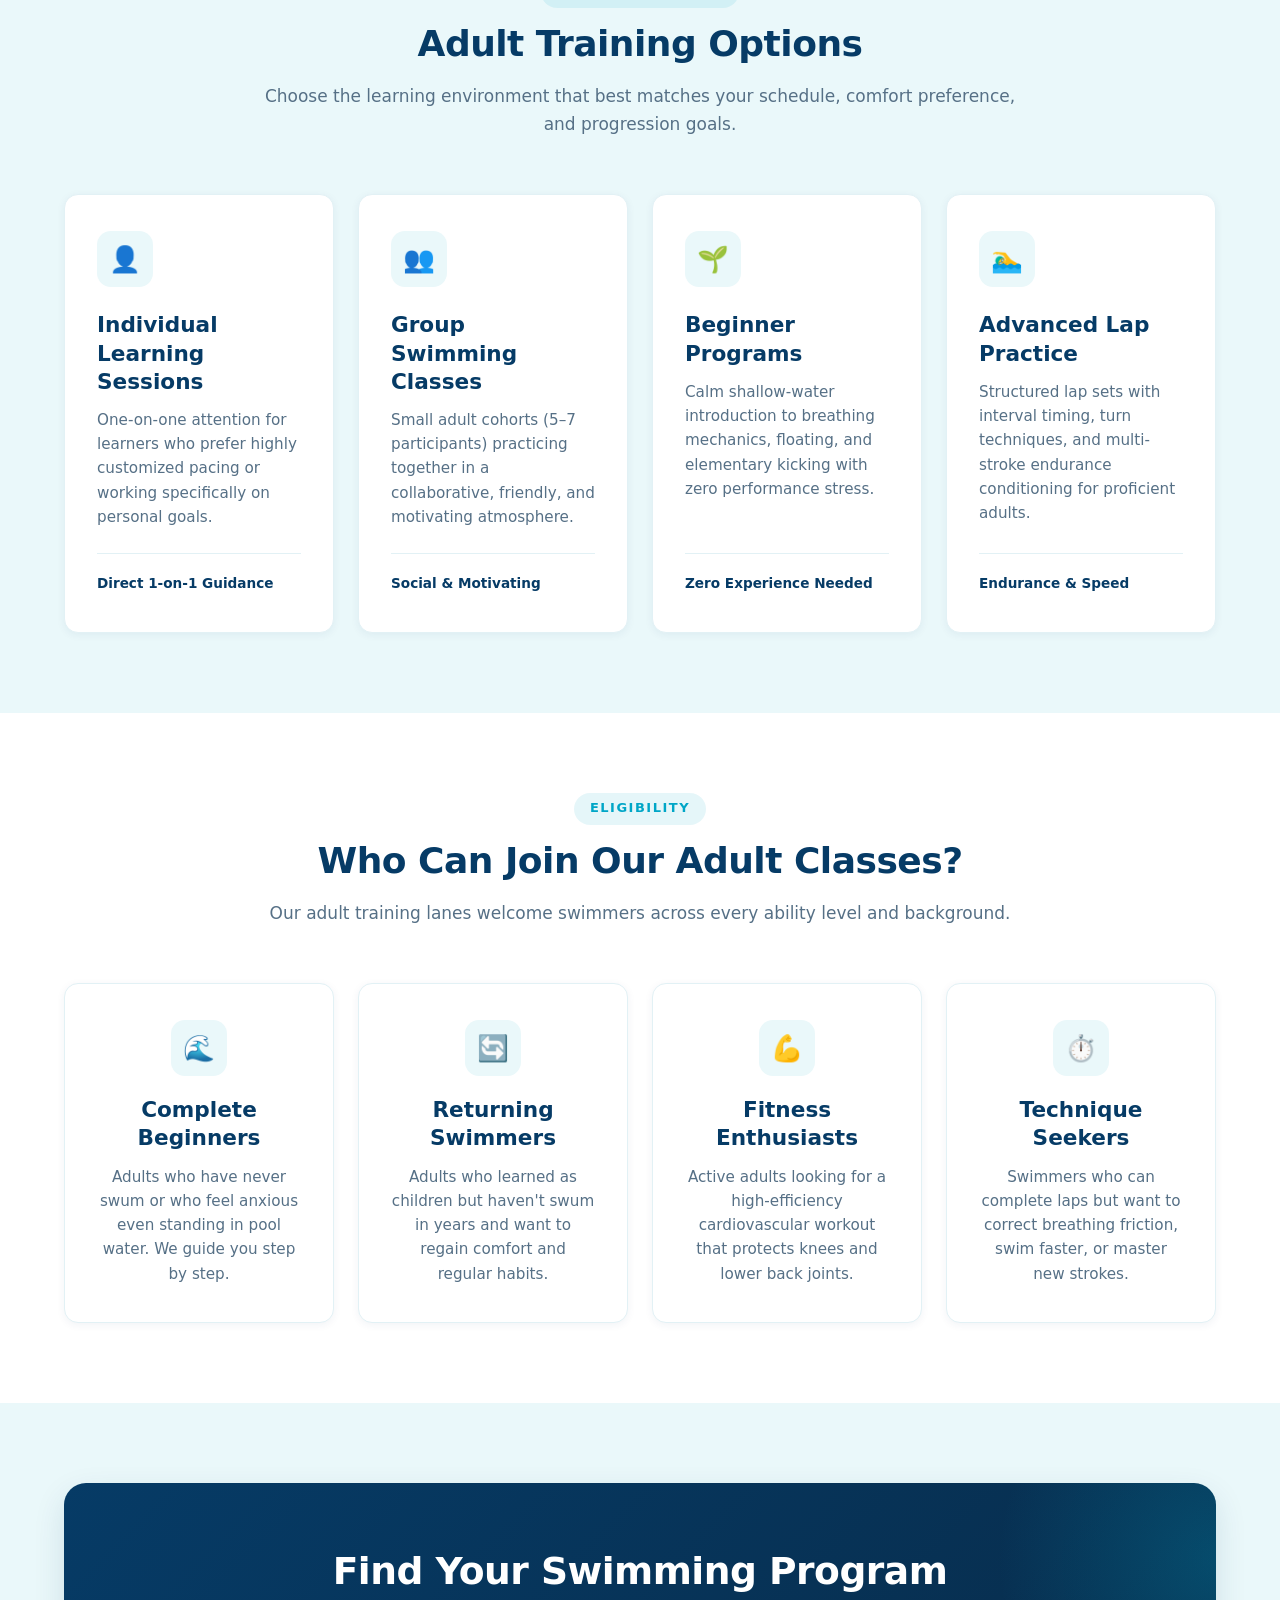
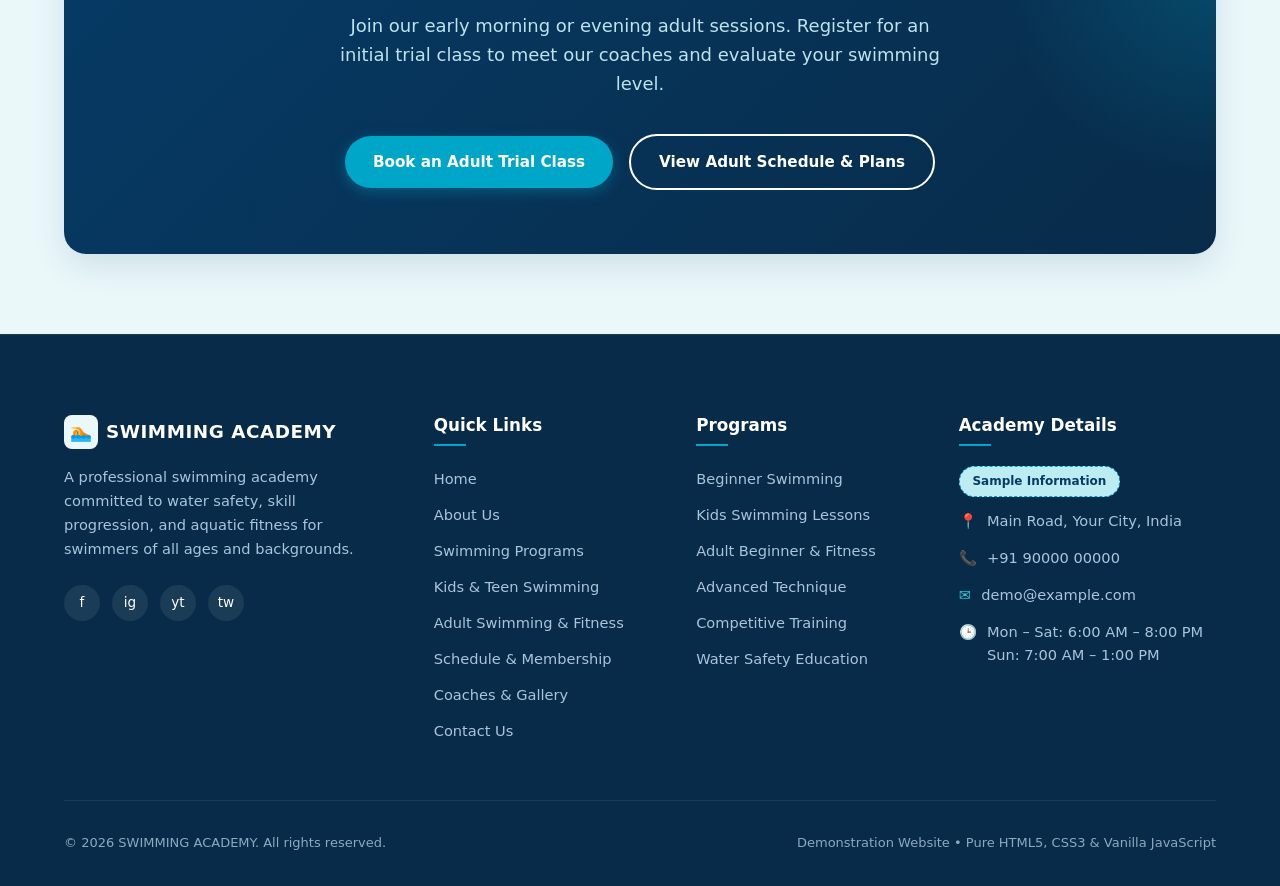
<file: adult-swimming.html>
<!DOCTYPE html>
<html lang="en">
<head>
  <meta charset="UTF-8">
  <meta name="viewport" content="width=device-width, initial-scale=1.0">
  <title>Adult Swimming & Fitness | SWIMMING ACADEMY</title>
  <meta name="description" content="Adult swimming lessons and aquatic fitness programs at SWIMMING ACADEMY. Supportive coaching for adult beginners, stroke refinement, and low-impact cardiovascular conditioning.">
  <link rel="stylesheet" href="css/style.css">
</head>
<body>

  <!-- =========================================================================
       GLOBAL HEADER & NAVIGATION
       ========================================================================= -->
  <header class="site-header" id="top">
    <div class="container header-container">
      <a href="index.html" class="brand-logo" aria-label="SWIMMING ACADEMY Homepage">
        <span class="brand-logo-icon">🏊</span>
        <span>SWIMMING ACADEMY</span>
      </a>

      <!-- Mobile Navigation Hamburger Button -->
      <button class="mobile-nav-toggle" aria-label="Toggle navigation menu" aria-expanded="false">
        <span class="hamburger-line"></span>
        <span class="hamburger-line"></span>
        <span class="hamburger-line"></span>
      </button>

      <!-- Main Navigation Menu -->
      <nav class="main-nav" aria-label="Main navigation">
        <ul class="nav-list">
          <li><a href="index.html" class="nav-link">Home</a></li>
          <li><a href="about.html" class="nav-link">About</a></li>
          <li><a href="programs.html" class="nav-link">Programs</a></li>
          <li><a href="kids-swimming.html" class="nav-link">Kids</a></li>
          <li><a href="adult-swimming.html" class="nav-link active">Adults</a></li>
          <li><a href="schedule-membership.html" class="nav-link">Schedule & Plans</a></li>
          <li><a href="coaches-gallery.html" class="nav-link">Coaches</a></li>
          <li><a href="contact.html" class="nav-link">Contact</a></li>
        </ul>
        <div class="nav-cta">
          <a href="contact.html#trial-form" class="btn btn-primary btn-sm">Book a Trial Class</a>
        </div>
      </nav>
    </div>
  </header>

  <!-- =========================================================================
       HERO SECTION
       ========================================================================= -->
  <section class="page-hero">
    <div class="container">
      <nav class="breadcrumb" aria-label="Breadcrumb">
        <a href="index.html">Home</a>
        <span class="separator">/</span>
        <span>Adults</span>
      </nav>
      <h1 class="page-hero-title">IT'S NEVER TOO LATE TO LEARN TO SWIM.</h1>
      <p class="page-hero-lead">
        Whether stepping into a pool for the very first time or refining your strokes for physical wellness, discover patient, adult-focused instruction.
      </p>
    </div>
  </section>

  <!-- =========================================================================
       RESPONSIBLE FITNESS / HEALTH DISCLAIMER NOTICE
       ========================================================================= -->
  <section class="section" style="padding-top: 2rem; padding-bottom: 2rem;">
    <div class="container">
      <div class="safety-notice-box">
        <div class="safety-icon">ℹ️</div>
        <div>
          <h4>Wellness &amp; Health Information</h4>
          <p>
            Swimming provides exceptional whole-body muscular engagement and active physical exercise. The information provided here is for general educational and training guidance and is not a substitute for professional medical advice, diagnosis, or guaranteed health treatments. Consult a qualified medical practitioner if you have specific pre-existing health considerations.
          </p>
        </div>
      </div>
    </div>
  </section>

  <!-- =========================================================================
       ADULT BEGINNER SWIMMING
       ========================================================================= -->
  <section class="section">
    <div class="container">
      <div class="split-layout">
        <div>
          <span class="section-tag">Adult Beginners</span>
          <h2 class="section-title">Overcome Apprehension and Build Natural Water Comfort</h2>
          <p class="section-description">
            Many adults avoid swimming lessons due to discomfort or the assumption that they missed their chance in childhood. At SWIMMING ACADEMY, adult classes are conducted in dedicated lanes with empathetic instructors who specialize in adult biomechanics and anxiety reduction.
          </p>
          <div class="feature-list">
            <div class="feature-item">
              <div class="feature-icon-box">💧</div>
              <div class="feature-content">
                <h4>Water Familiarization</h4>
                <p>Gentle standing drills in comfortable depths, learning water displacement and body buoyancy without sudden drops.</p>
              </div>
            </div>

            <div class="feature-item">
              <div class="feature-icon-box">🫁</div>
              <div class="feature-content">
                <h4>Breathing Techniques</h4>
                <p>Mastering natural, unhurried exhalation underwater and relaxed side-breathing without swallowing water.</p>
              </div>
            </div>

            <div class="feature-item">
              <div class="feature-icon-box">🧘</div>
              <div class="feature-content">
                <h4>Floating & Core Balance</h4>
                <p>Understanding how gentle core tension and head alignment create effortless horizontal floats on your back and stomach.</p>
              </div>
            </div>

            <div class="feature-item">
              <div class="feature-icon-box">🏊</div>
              <div class="feature-content">
                <h4>Basic Swimming Movements</h4>
                <p>Progressing from gentle wall pushes into steady flutter kicks and continuous freestyle arm patterns.</p>
              </div>
            </div>
          </div>
        </div>

        <div>
          <div class="image-placeholder swimming-adults ratio-square" role="img" aria-label="Adults participating in a swimming lesson in a clean swimming pool"></div>
        </div>
      </div>
    </div>
  </section>

  <!-- =========================================================================
       ADULT SWIMMING IMPROVEMENT
       ========================================================================= -->
  <section class="section section-bg-light">
    <div class="container">
      <div class="split-layout reversed">
        <div>
          <span class="section-tag">Technique Advancement</span>
          <h2 class="section-title">Adult Stroke Refinement &amp; Efficiency</h2>
          <p class="section-description">
            Can you swim across the pool but feel completely out of breath after just one or two laps? Our stroke improvement program helps you glide farther with significantly less exertion.
          </p>
          <div class="feature-list">
            <div class="feature-item">
              <div class="feature-icon-box">⚡</div>
              <div class="feature-content">
                <h4>Stroke Refinement</h4>
                <p>Fine-tuning high-elbow pull phases, relaxed hand entries, and efficient shoulder rotation in freestyle and breaststroke.</p>
              </div>
            </div>

            <div class="feature-item">
              <div class="feature-icon-box">🎯</div>
              <div class="feature-content">
                <h4>Technique Improvement</h4>
                <p>Targeting drag reduction through head-spine alignment and streamlining your underwater kick patterns.</p>
              </div>
            </div>

            <div class="feature-item">
              <div class="feature-icon-box">🔄</div>
              <div class="feature-content">
                <h4>Endurance Practice</h4>
                <p>Progressive interval laps that train steady cardiovascular pacing rather than exhausting, erratic sprints.</p>
              </div>
            </div>

            <div class="feature-item">
              <div class="feature-icon-box">📋</div>
              <div class="feature-content">
                <h4>Guided Training</h4>
                <p>Real-time constructive feedback from deck-side coaches who pinpoint minor mechanical tweaks that yield major speed and comfort.</p>
              </div>
            </div>
          </div>
        </div>

        <div>
          <div class="image-placeholder swimming-instructor ratio-square" role="img" aria-label="Professional swimming coach demonstrating swimming techniques beside a pool"></div>
        </div>
      </div>
    </div>
  </section>

  <!-- =========================================================================
       SWIMMING FOR FITNESS
       ========================================================================= -->
  <section class="section">
    <div class="container">
      <div class="section-header">
        <span class="section-tag">Active Lifestyle</span>
        <h2 class="section-title">Swimming for Lifelong Fitness</h2>
        <p class="section-description">
          Swimming is one of the most balanced forms of physical exercise, offering total-body conditioning without the heavy joint impact of pavement running.
        </p>
      </div>

      <div class="cards-grid cards-grid-4">
        <div class="card">
          <div class="card-icon">🫀</div>
          <h3 class="card-title">Cardiovascular Activity</h3>
          <p class="card-text">
            Elevates aerobic endurance, strengthens heart-lung efficiency, and stimulates full-body circulation in a cool, comfortable environment.
          </p>
        </div>

        <div class="card">
          <div class="card-icon">🤸</div>
          <h3 class="card-title">Mobility &amp; Flexibility</h3>
          <p class="card-text">
            The full range of motion required in swimming strokes gently opens shoulders, hips, and spinal joints without compressive shock.
          </p>
        </div>

        <div class="card">
          <div class="card-icon">⚖️</div>
          <h3 class="card-title">Whole-Body Coordination</h3>
          <p class="card-text">
            Engages upper and lower body muscle groups simultaneously, developing neuromuscular balance and postural integrity.
          </p>
        </div>

        <div class="card">
          <div class="card-icon">🧘‍♂️</div>
          <h3 class="card-title">Consistent Physical Activity</h3>
          <p class="card-text">
            The rhythmic sound and feel of water provides a meditative mental reset after long work hours while burning consistent calories.
          </p>
        </div>
      </div>
    </div>
  </section>

  <!-- =========================================================================
       TRAINING OPTIONS
       ========================================================================= -->
  <section class="section section-bg-light">
    <div class="container">
      <div class="section-header">
        <span class="section-tag">Flexible Formats</span>
        <h2 class="section-title">Adult Training Options</h2>
        <p class="section-description">
          Choose the learning environment that best matches your schedule, comfort preference, and progression goals.
        </p>
      </div>

      <div class="cards-grid cards-grid-4">
        <div class="card">
          <div class="card-icon">👤</div>
          <h3 class="card-title">Individual Learning Sessions</h3>
          <p class="card-text">
            One-on-one attention for learners who prefer highly customized pacing or working specifically on personal goals.
          </p>
          <div class="card-footer">
            <span style="font-size: 0.85rem; font-weight: 600; color: var(--color-primary);">Direct 1-on-1 Guidance</span>
          </div>
        </div>

        <div class="card">
          <div class="card-icon">👥</div>
          <h3 class="card-title">Group Swimming Classes</h3>
          <p class="card-text">
            Small adult cohorts (5–7 participants) practicing together in a collaborative, friendly, and motivating atmosphere.
          </p>
          <div class="card-footer">
            <span style="font-size: 0.85rem; font-weight: 600; color: var(--color-primary);">Social &amp; Motivating</span>
          </div>
        </div>

        <div class="card">
          <div class="card-icon">🌱</div>
          <h3 class="card-title">Beginner Programs</h3>
          <p class="card-text">
            Calm shallow-water introduction to breathing mechanics, floating, and elementary kicking with zero performance stress.
          </p>
          <div class="card-footer">
            <span style="font-size: 0.85rem; font-weight: 600; color: var(--color-primary);">Zero Experience Needed</span>
          </div>
        </div>

        <div class="card">
          <div class="card-icon">🏊‍♂️</div>
          <h3 class="card-title">Advanced Lap Practice</h3>
          <p class="card-text">
            Structured lap sets with interval timing, turn techniques, and multi-stroke endurance conditioning for proficient adults.
          </p>
          <div class="card-footer">
            <span style="font-size: 0.85rem; font-weight: 600; color: var(--color-primary);">Endurance &amp; Speed</span>
          </div>
        </div>
      </div>
    </div>
  </section>

  <!-- =========================================================================
       WHO CAN JOIN?
       ========================================================================= -->
  <section class="section">
    <div class="container">
      <div class="section-header">
        <span class="section-tag">Eligibility</span>
        <h2 class="section-title">Who Can Join Our Adult Classes?</h2>
        <p class="section-description">
          Our adult training lanes welcome swimmers across every ability level and background.
        </p>
      </div>

      <div class="cards-grid cards-grid-4">
        <div class="card" style="text-align: center;">
          <div class="card-icon" style="margin: 0 auto 1.25rem auto;">🌊</div>
          <h3 class="card-title">Complete Beginners</h3>
          <p class="card-text">
            Adults who have never swum or who feel anxious even standing in pool water. We guide you step by step.
          </p>
        </div>

        <div class="card" style="text-align: center;">
          <div class="card-icon" style="margin: 0 auto 1.25rem auto;">🔄</div>
          <h3 class="card-title">Returning Swimmers</h3>
          <p class="card-text">
            Adults who learned as children but haven't swum in years and want to regain comfort and regular habits.
          </p>
        </div>

        <div class="card" style="text-align: center;">
          <div class="card-icon" style="margin: 0 auto 1.25rem auto;">💪</div>
          <h3 class="card-title">Fitness Enthusiasts</h3>
          <p class="card-text">
            Active adults looking for a high-efficiency cardiovascular workout that protects knees and lower back joints.
          </p>
        </div>

        <div class="card" style="text-align: center;">
          <div class="card-icon" style="margin: 0 auto 1.25rem auto;">⏱️</div>
          <h3 class="card-title">Technique Seekers</h3>
          <p class="card-text">
            Swimmers who can complete laps but want to correct breathing friction, swim faster, or master new strokes.
          </p>
        </div>
      </div>
    </div>
  </section>

  <!-- =========================================================================
       CALL TO ACTION
       ========================================================================= -->
  <section class="section section-bg-light">
    <div class="container">
      <div class="cta-banner">
        <h2 class="cta-title">Find Your Swimming Program</h2>
        <p class="cta-lead">
          Join our early morning or evening adult sessions. Register for an initial trial class to meet our coaches and evaluate your swimming level.
        </p>
        <div class="btn-group" style="justify-content: center;">
          <a href="contact.html?plan=Adult%20Swimming#trial-form" class="btn btn-primary">Book an Adult Trial Class</a>
          <a href="schedule-membership.html" class="btn btn-outline-white">View Adult Schedule &amp; Plans</a>
        </div>
      </div>
    </div>
  </section>

  <!-- =========================================================================
       GLOBAL FOOTER
       ========================================================================= -->
  <footer class="site-footer">
    <div class="container">
      <div class="footer-grid">
        <div class="footer-col">
          <a href="index.html" class="brand-logo" style="color: #FFFFFF;">
            <span class="brand-logo-icon">🏊</span>
            <span>SWIMMING ACADEMY</span>
          </a>
          <p class="footer-text">
            A professional swimming academy committed to water safety, skill progression, and aquatic fitness for swimmers of all ages and backgrounds.
          </p>
          <div class="social-links" aria-label="Social media links">
            <a href="#" class="social-btn" aria-label="Facebook">f</a>
            <a href="#" class="social-btn" aria-label="Instagram">ig</a>
            <a href="#" class="social-btn" aria-label="YouTube">yt</a>
            <a href="#" class="social-btn" aria-label="Twitter">tw</a>
          </div>
        </div>

        <div class="footer-col">
          <h4 class="footer-heading">Quick Links</h4>
          <ul class="footer-links">
            <li><a href="index.html">Home</a></li>
            <li><a href="about.html">About Us</a></li>
            <li><a href="programs.html">Swimming Programs</a></li>
            <li><a href="kids-swimming.html">Kids & Teen Swimming</a></li>
            <li><a href="adult-swimming.html">Adult Swimming & Fitness</a></li>
            <li><a href="schedule-membership.html">Schedule & Membership</a></li>
            <li><a href="coaches-gallery.html">Coaches & Gallery</a></li>
            <li><a href="contact.html">Contact Us</a></li>
          </ul>
        </div>

        <div class="footer-col">
          <h4 class="footer-heading">Programs</h4>
          <ul class="footer-links">
            <li><a href="programs.html#beginner">Beginner Swimming</a></li>
            <li><a href="kids-swimming.html">Kids Swimming Lessons</a></li>
            <li><a href="adult-swimming.html">Adult Beginner & Fitness</a></li>
            <li><a href="programs.html#advanced">Advanced Technique</a></li>
            <li><a href="programs.html#competitive">Competitive Training</a></li>
            <li><a href="programs.html#safety">Water Safety Education</a></li>
          </ul>
        </div>

        <div class="footer-col">
          <h4 class="footer-heading">Academy Details</h4>
          <div class="demo-badge" style="color: #063B66; background: #BDEDF3; margin-bottom: 0.75rem;">Sample Information</div>
          <div class="footer-contact-list">
            <div class="footer-contact-item">
              <span class="footer-contact-icon">📍</span>
              <span>Main Road, Your City, India</span>
            </div>
            <div class="footer-contact-item">
              <span class="footer-contact-icon">📞</span>
              <span>+91 90000 00000</span>
            </div>
            <div class="footer-contact-item">
              <span class="footer-contact-icon">✉️</span>
              <span>demo@example.com</span>
            </div>
            <div class="footer-contact-item">
              <span class="footer-contact-icon">🕒</span>
              <span>Mon – Sat: 6:00 AM – 8:00 PM<br>Sun: 7:00 AM – 1:00 PM</span>
            </div>
          </div>
        </div>
      </div>

      <div class="footer-bottom">
        <div>
          &copy; <span class="current-year">2026</span> SWIMMING ACADEMY. All rights reserved.
        </div>
        <div>
          <span>Demonstration Website • Pure HTML5, CSS3 &amp; Vanilla JavaScript</span>
        </div>
      </div>
    </div>
  </footer>

  <script src="js/script.js"></script>
</body>
</html>
</file>
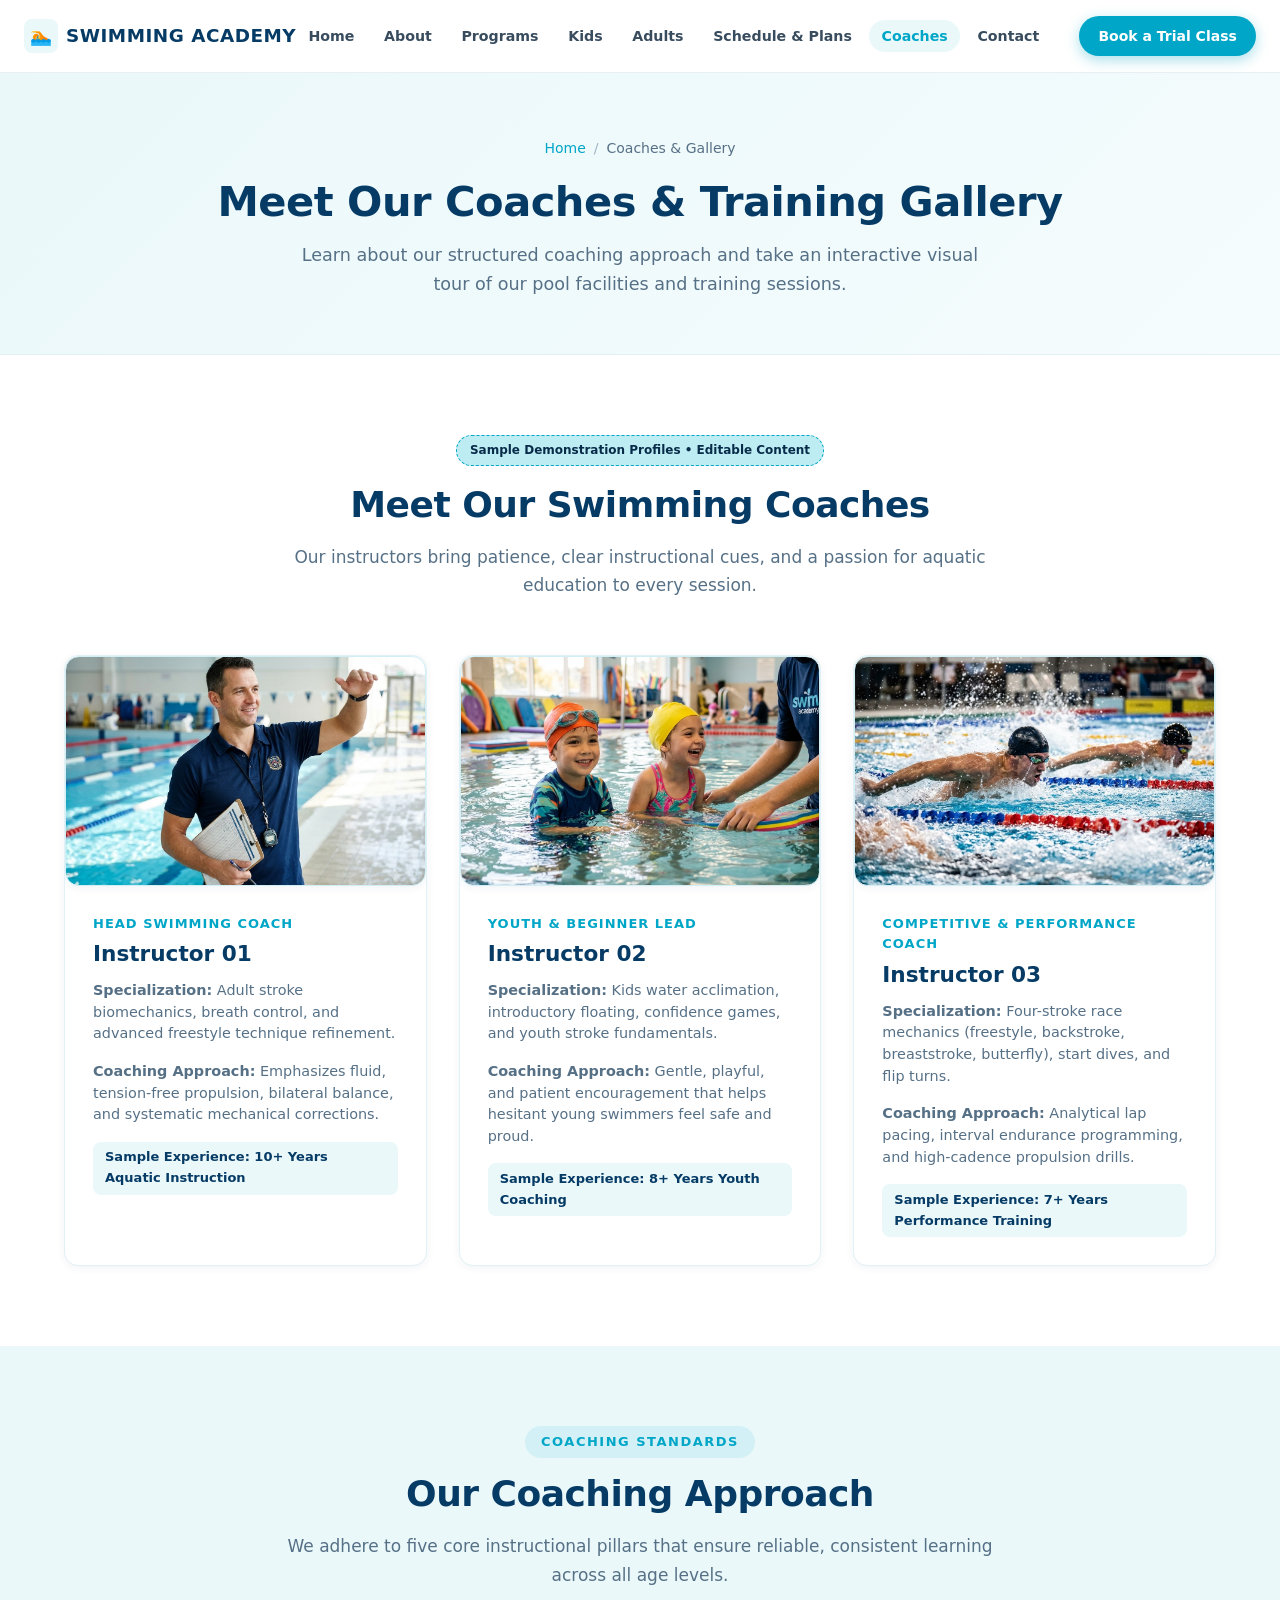
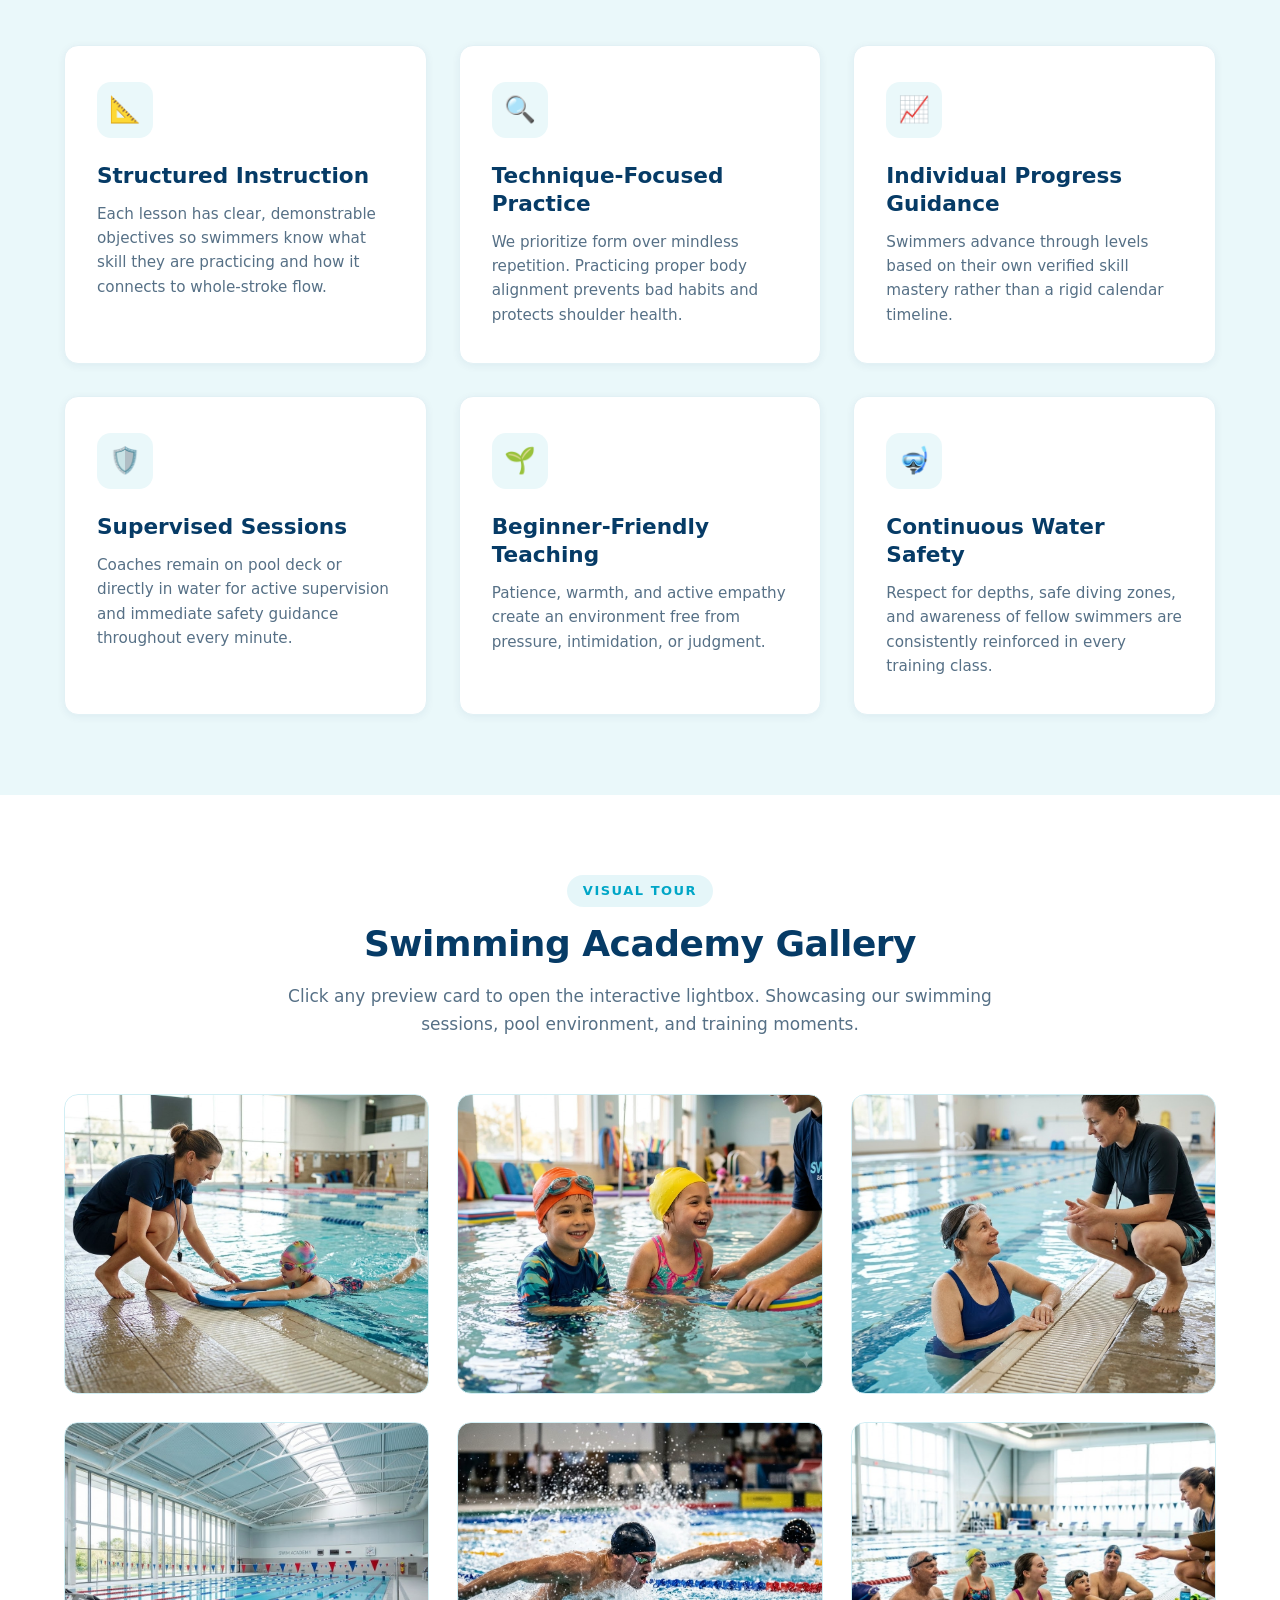
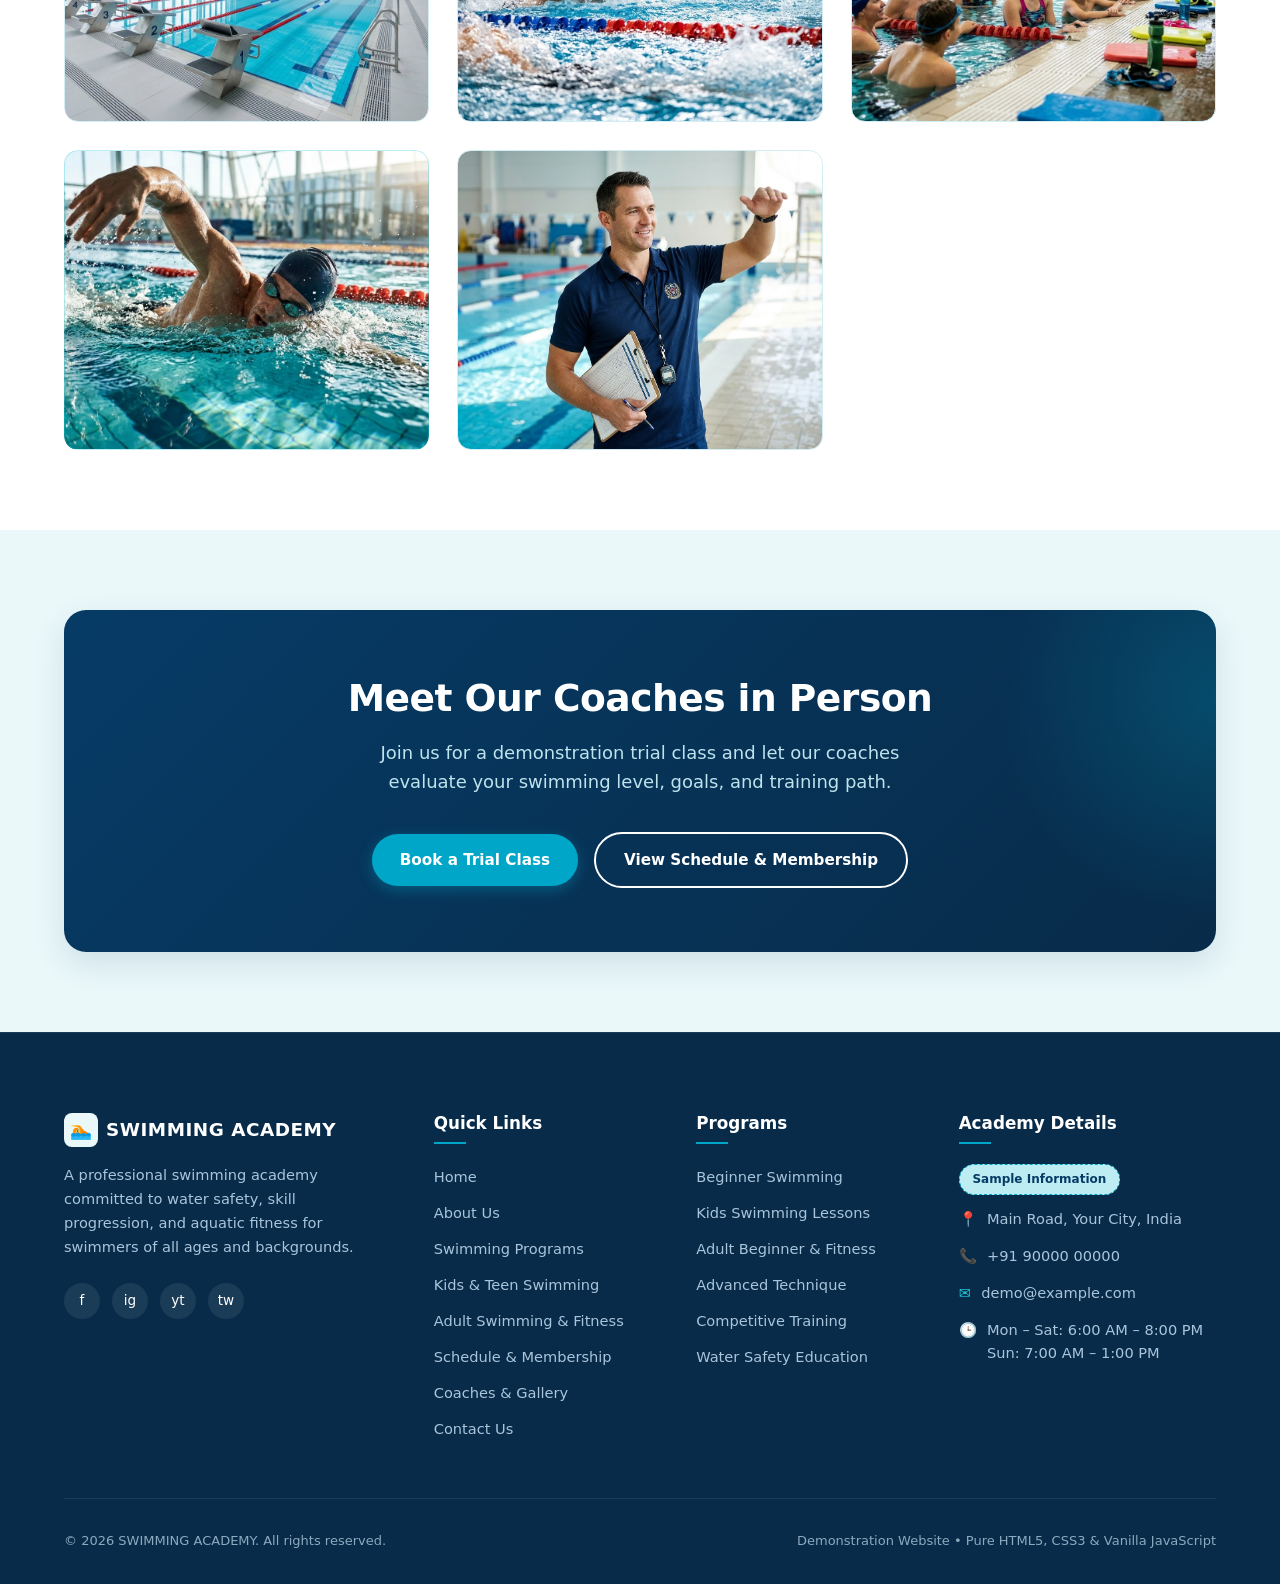
<file: coaches-gallery.html>
<!DOCTYPE html>
<html lang="en">
<head>
  <meta charset="UTF-8">
  <meta name="viewport" content="width=device-width, initial-scale=1.0">
  <title>Coaches & Gallery | SWIMMING ACADEMY</title>
  <meta name="description" content="Meet our dedicated coaching staff and explore our swimming facility, lesson sessions, and academy gallery at SWIMMING ACADEMY.">
  <link rel="stylesheet" href="css/style.css">
</head>
<body>

  <!-- =========================================================================
       GLOBAL HEADER & NAVIGATION
       ========================================================================= -->
  <header class="site-header" id="top">
    <div class="container header-container">
      <a href="index.html" class="brand-logo" aria-label="SWIMMING ACADEMY Homepage">
        <span class="brand-logo-icon">🏊</span>
        <span>SWIMMING ACADEMY</span>
      </a>

      <!-- Mobile Navigation Hamburger Button -->
      <button class="mobile-nav-toggle" aria-label="Toggle navigation menu" aria-expanded="false">
        <span class="hamburger-line"></span>
        <span class="hamburger-line"></span>
        <span class="hamburger-line"></span>
      </button>

      <!-- Main Navigation Menu -->
      <nav class="main-nav" aria-label="Main navigation">
        <ul class="nav-list">
          <li><a href="index.html" class="nav-link">Home</a></li>
          <li><a href="about.html" class="nav-link">About</a></li>
          <li><a href="programs.html" class="nav-link">Programs</a></li>
          <li><a href="kids-swimming.html" class="nav-link">Kids</a></li>
          <li><a href="adult-swimming.html" class="nav-link">Adults</a></li>
          <li><a href="schedule-membership.html" class="nav-link">Schedule & Plans</a></li>
          <li><a href="coaches-gallery.html" class="nav-link active">Coaches</a></li>
          <li><a href="contact.html" class="nav-link">Contact</a></li>
        </ul>
        <div class="nav-cta">
          <a href="contact.html#trial-form" class="btn btn-primary btn-sm">Book a Trial Class</a>
        </div>
      </nav>
    </div>
  </header>

  <!-- =========================================================================
       HERO BANNER
       ========================================================================= -->
  <section class="page-hero">
    <div class="container">
      <nav class="breadcrumb" aria-label="Breadcrumb">
        <a href="index.html">Home</a>
        <span class="separator">/</span>
        <span>Coaches &amp; Gallery</span>
      </nav>
      <h1 class="page-hero-title">Meet Our Coaches &amp; Training Gallery</h1>
      <p class="page-hero-lead">
        Learn about our structured coaching approach and take an interactive visual tour of our pool facilities and training sessions.
      </p>
    </div>
  </section>

  <!-- =========================================================================
       MEET OUR SWIMMING COACHES
       ========================================================================= -->
  <section class="section">
    <div class="container">
      <div class="section-header">
        <div class="demo-badge">Sample Demonstration Profiles • Editable Content</div>
        <h2 class="section-title">Meet Our Swimming Coaches</h2>
        <p class="section-description">
          Our instructors bring patience, clear instructional cues, and a passion for aquatic education to every session.
        </p>
      </div>

      <div class="cards-grid cards-grid-3">
        <!-- Instructor 01 -->
        <article class="coach-card">
          <div class="image-placeholder swimming-instructor ratio-card" role="img" aria-label="Professional swimming coach demonstrating swimming techniques beside a pool"></div>
          <div class="coach-info">
            <span class="coach-role">Head Swimming Coach</span>
            <h3 class="coach-name">Instructor 01</h3>
            <p class="coach-spec">
              <strong>Specialization:</strong> Adult stroke biomechanics, breath control, and advanced freestyle technique refinement.
            </p>
            <p class="coach-spec">
              <strong>Coaching Approach:</strong> Emphasizes fluid, tension-free propulsion, bilateral balance, and systematic mechanical corrections.
            </p>
            <div style="margin-top: 1rem;">
              <span class="coach-exp">Sample Experience: 10+ Years Aquatic Instruction</span>
            </div>
          </div>
        </article>

        <!-- Instructor 02 -->
        <article class="coach-card">
          <div class="image-placeholder swimming-kids ratio-card" role="img" aria-label="Children learning swimming in a supervised, age-appropriate swimming class"></div>
          <div class="coach-info">
            <span class="coach-role">Youth &amp; Beginner Lead</span>
            <h3 class="coach-name">Instructor 02</h3>
            <p class="coach-spec">
              <strong>Specialization:</strong> Kids water acclimation, introductory floating, confidence games, and youth stroke fundamentals.
            </p>
            <p class="coach-spec">
              <strong>Coaching Approach:</strong> Gentle, playful, and patient encouragement that helps hesitant young swimmers feel safe and proud.
            </p>
            <div style="margin-top: 1rem;">
              <span class="coach-exp">Sample Experience: 8+ Years Youth Coaching</span>
            </div>
          </div>
        </article>

        <!-- Instructor 03 -->
        <article class="coach-card">
          <div class="image-placeholder swimming-competition ratio-card" role="img" aria-label="Swimmers practicing competitive swimming techniques in a swimming lane"></div>
          <div class="coach-info">
            <span class="coach-role">Competitive &amp; Performance Coach</span>
            <h3 class="coach-name">Instructor 03</h3>
            <p class="coach-spec">
              <strong>Specialization:</strong> Four-stroke race mechanics (freestyle, backstroke, breaststroke, butterfly), start dives, and flip turns.
            </p>
            <p class="coach-spec">
              <strong>Coaching Approach:</strong> Analytical lap pacing, interval endurance programming, and high-cadence propulsion drills.
            </p>
            <div style="margin-top: 1rem;">
              <span class="coach-exp">Sample Experience: 7+ Years Performance Training</span>
            </div>
          </div>
        </article>
      </div>
    </div>
  </section>

  <!-- =========================================================================
       OUR COACHING APPROACH SECTION
       ========================================================================= -->
  <section class="section section-bg-light">
    <div class="container">
      <div class="section-header">
        <span class="section-tag">Coaching Standards</span>
        <h2 class="section-title">Our Coaching Approach</h2>
        <p class="section-description">
          We adhere to five core instructional pillars that ensure reliable, consistent learning across all age levels.
        </p>
      </div>

      <div class="cards-grid cards-grid-3">
        <div class="card">
          <div class="card-icon">📐</div>
          <h3 class="card-title">Structured Instruction</h3>
          <p class="card-text">
            Each lesson has clear, demonstrable objectives so swimmers know what skill they are practicing and how it connects to whole-stroke flow.
          </p>
        </div>

        <div class="card">
          <div class="card-icon">🔍</div>
          <h3 class="card-title">Technique-Focused Practice</h3>
          <p class="card-text">
            We prioritize form over mindless repetition. Practicing proper body alignment prevents bad habits and protects shoulder health.
          </p>
        </div>

        <div class="card">
          <div class="card-icon">📈</div>
          <h3 class="card-title">Individual Progress Guidance</h3>
          <p class="card-text">
            Swimmers advance through levels based on their own verified skill mastery rather than a rigid calendar timeline.
          </p>
        </div>

        <div class="card">
          <div class="card-icon">🛡️</div>
          <h3 class="card-title">Supervised Sessions</h3>
          <p class="card-text">
            Coaches remain on pool deck or directly in water for active supervision and immediate safety guidance throughout every minute.
          </p>
        </div>

        <div class="card">
          <div class="card-icon">🌱</div>
          <h3 class="card-title">Beginner-Friendly Teaching</h3>
          <p class="card-text">
            Patience, warmth, and active empathy create an environment free from pressure, intimidation, or judgment.
          </p>
        </div>

        <div class="card">
          <div class="card-icon">🤿</div>
          <h3 class="card-title">Continuous Water Safety</h3>
          <p class="card-text">
            Respect for depths, safe diving zones, and awareness of fellow swimmers are consistently reinforced in every training class.
          </p>
        </div>
      </div>
    </div>
  </section>

  <!-- =========================================================================
       SWIMMING ACADEMY GALLERY (REUSING APPROVED PLACEHOLDERS WITH LIGHTBOX)
       ========================================================================= -->
  <section class="section" id="gallery">
    <div class="container">
      <div class="section-header">
        <span class="section-tag">Visual Tour</span>
        <h2 class="section-title">Swimming Academy Gallery</h2>
        <p class="section-description">
          Click any preview card to open the interactive lightbox. Showcasing our swimming sessions, pool environment, and training moments.
        </p>
      </div>

      <div class="gallery-grid">
        <!-- 1. Swimming Lessons (swimming-training) -->
        <div class="gallery-item" tabindex="0" role="button" aria-label="Open preview for Supervised Swimming Lessons">
          <div class="image-placeholder swimming-training ratio-landscape"></div>
          <div class="gallery-overlay-hint">Click to Preview</div>
        </div>

        <!-- 2. Kids Swimming Sessions (swimming-kids) -->
        <div class="gallery-item" tabindex="0" role="button" aria-label="Open preview for Kids Swimming Sessions">
          <div class="image-placeholder swimming-kids ratio-landscape"></div>
          <div class="gallery-overlay-hint">Click to Preview</div>
        </div>

        <!-- 3. Adult Swimming Classes (swimming-adults) -->
        <div class="gallery-item" tabindex="0" role="button" aria-label="Open preview for Adult Swimming Classes">
          <div class="image-placeholder swimming-adults ratio-landscape"></div>
          <div class="gallery-overlay-hint">Click to Preview</div>
        </div>

        <!-- 4. Swimming Pool Environment (swimming-pool) -->
        <div class="gallery-item" tabindex="0" role="button" aria-label="Open preview for Swimming Pool Environment">
          <div class="image-placeholder swimming-pool ratio-landscape"></div>
          <div class="gallery-overlay-hint">Click to Preview</div>
        </div>

        <!-- 5. Competitive Swimming Practice (swimming-competition) -->
        <div class="gallery-item" tabindex="0" role="button" aria-label="Open preview for Competitive Swimming Practice">
          <div class="image-placeholder swimming-competition ratio-landscape"></div>
          <div class="gallery-overlay-hint">Click to Preview</div>
        </div>

        <!-- 6. Group Training (swimming-group) -->
        <div class="gallery-item" tabindex="0" role="button" aria-label="Open preview for Group Training">
          <div class="image-placeholder swimming-group ratio-landscape"></div>
          <div class="gallery-overlay-hint">Click to Preview</div>
        </div>

        <!-- 7. Freestyle Stroke Mastery (swimming-hero) -->
        <div class="gallery-item" tabindex="0" role="button" aria-label="Open preview for Freestyle Stroke Mastery">
          <div class="image-placeholder swimming-hero ratio-landscape"></div>
          <div class="gallery-overlay-hint">Click to Preview</div>
        </div>

        <!-- 8. Instructor Demonstration (swimming-instructor) -->
        <div class="gallery-item" tabindex="0" role="button" aria-label="Open preview for Instructor Demonstration">
          <div class="image-placeholder swimming-instructor ratio-landscape"></div>
          <div class="gallery-overlay-hint">Click to Preview</div>
        </div>
      </div>
    </div>
  </section>

  <!-- =========================================================================
       CALL TO ACTION
       ========================================================================= -->
  <section class="section section-bg-light">
    <div class="container">
      <div class="cta-banner">
        <h2 class="cta-title">Meet Our Coaches in Person</h2>
        <p class="cta-lead">
          Join us for a demonstration trial class and let our coaches evaluate your swimming level, goals, and training path.
        </p>
        <div class="btn-group" style="justify-content: center;">
          <a href="contact.html#trial-form" class="btn btn-primary">Book a Trial Class</a>
          <a href="schedule-membership.html" class="btn btn-outline-white">View Schedule &amp; Membership</a>
        </div>
      </div>
    </div>
  </section>

  <!-- =========================================================================
       GLOBAL FOOTER
       ========================================================================= -->
  <footer class="site-footer">
    <div class="container">
      <div class="footer-grid">
        <div class="footer-col">
          <a href="index.html" class="brand-logo" style="color: #FFFFFF;">
            <span class="brand-logo-icon">🏊</span>
            <span>SWIMMING ACADEMY</span>
          </a>
          <p class="footer-text">
            A professional swimming academy committed to water safety, skill progression, and aquatic fitness for swimmers of all ages and backgrounds.
          </p>
          <div class="social-links" aria-label="Social media links">
            <a href="#" class="social-btn" aria-label="Facebook">f</a>
            <a href="#" class="social-btn" aria-label="Instagram">ig</a>
            <a href="#" class="social-btn" aria-label="YouTube">yt</a>
            <a href="#" class="social-btn" aria-label="Twitter">tw</a>
          </div>
        </div>

        <div class="footer-col">
          <h4 class="footer-heading">Quick Links</h4>
          <ul class="footer-links">
            <li><a href="index.html">Home</a></li>
            <li><a href="about.html">About Us</a></li>
            <li><a href="programs.html">Swimming Programs</a></li>
            <li><a href="kids-swimming.html">Kids & Teen Swimming</a></li>
            <li><a href="adult-swimming.html">Adult Swimming & Fitness</a></li>
            <li><a href="schedule-membership.html">Schedule & Membership</a></li>
            <li><a href="coaches-gallery.html">Coaches & Gallery</a></li>
            <li><a href="contact.html">Contact Us</a></li>
          </ul>
        </div>

        <div class="footer-col">
          <h4 class="footer-heading">Programs</h4>
          <ul class="footer-links">
            <li><a href="programs.html#beginner">Beginner Swimming</a></li>
            <li><a href="kids-swimming.html">Kids Swimming Lessons</a></li>
            <li><a href="adult-swimming.html">Adult Beginner & Fitness</a></li>
            <li><a href="programs.html#advanced">Advanced Technique</a></li>
            <li><a href="programs.html#competitive">Competitive Training</a></li>
            <li><a href="programs.html#safety">Water Safety Education</a></li>
          </ul>
        </div>

        <div class="footer-col">
          <h4 class="footer-heading">Academy Details</h4>
          <div class="demo-badge" style="color: #063B66; background: #BDEDF3; margin-bottom: 0.75rem;">Sample Information</div>
          <div class="footer-contact-list">
            <div class="footer-contact-item">
              <span class="footer-contact-icon">📍</span>
              <span>Main Road, Your City, India</span>
            </div>
            <div class="footer-contact-item">
              <span class="footer-contact-icon">📞</span>
              <span>+91 90000 00000</span>
            </div>
            <div class="footer-contact-item">
              <span class="footer-contact-icon">✉️</span>
              <span>demo@example.com</span>
            </div>
            <div class="footer-contact-item">
              <span class="footer-contact-icon">🕒</span>
              <span>Mon – Sat: 6:00 AM – 8:00 PM<br>Sun: 7:00 AM – 1:00 PM</span>
            </div>
          </div>
        </div>
      </div>

      <div class="footer-bottom">
        <div>
          &copy; <span class="current-year">2026</span> SWIMMING ACADEMY. All rights reserved.
        </div>
        <div>
          <span>Demonstration Website • Pure HTML5, CSS3 &amp; Vanilla JavaScript</span>
        </div>
      </div>
    </div>
  </footer>

  <script src="js/script.js"></script>
</body>
</html>
</file>
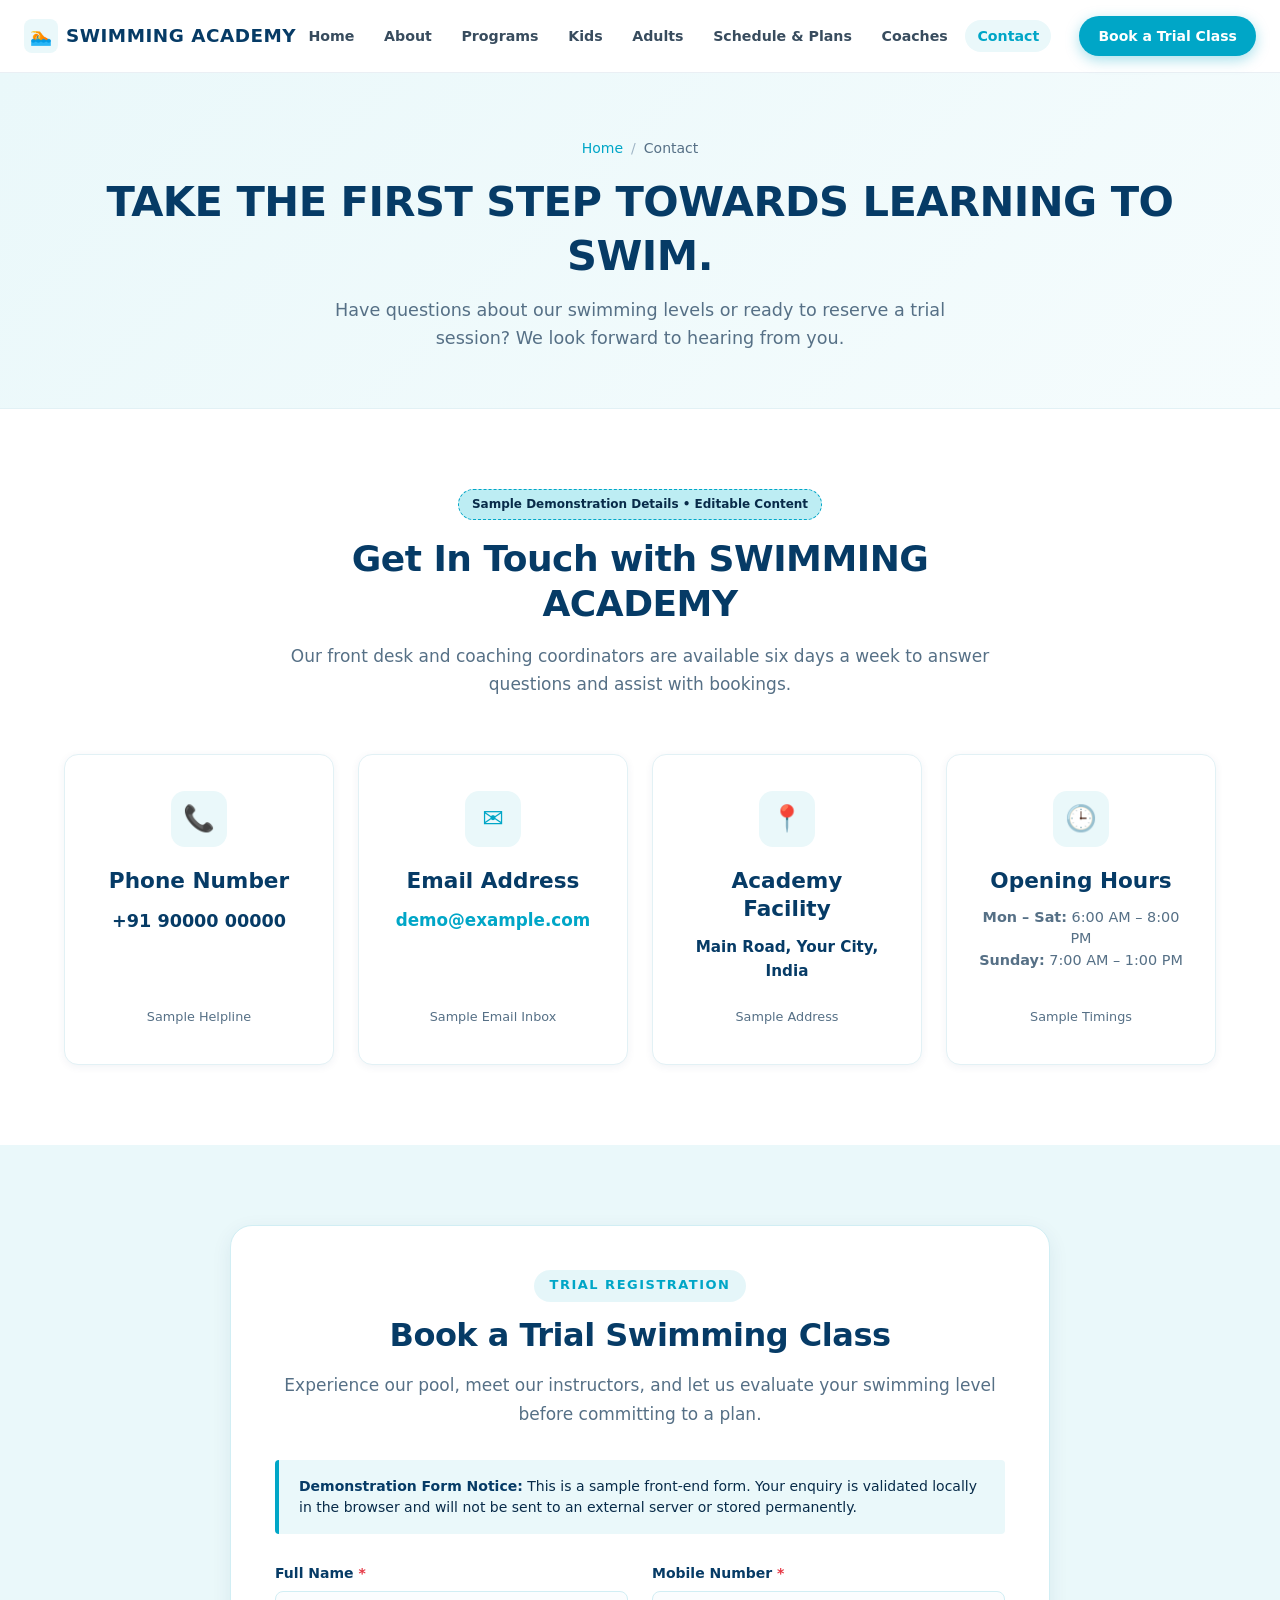
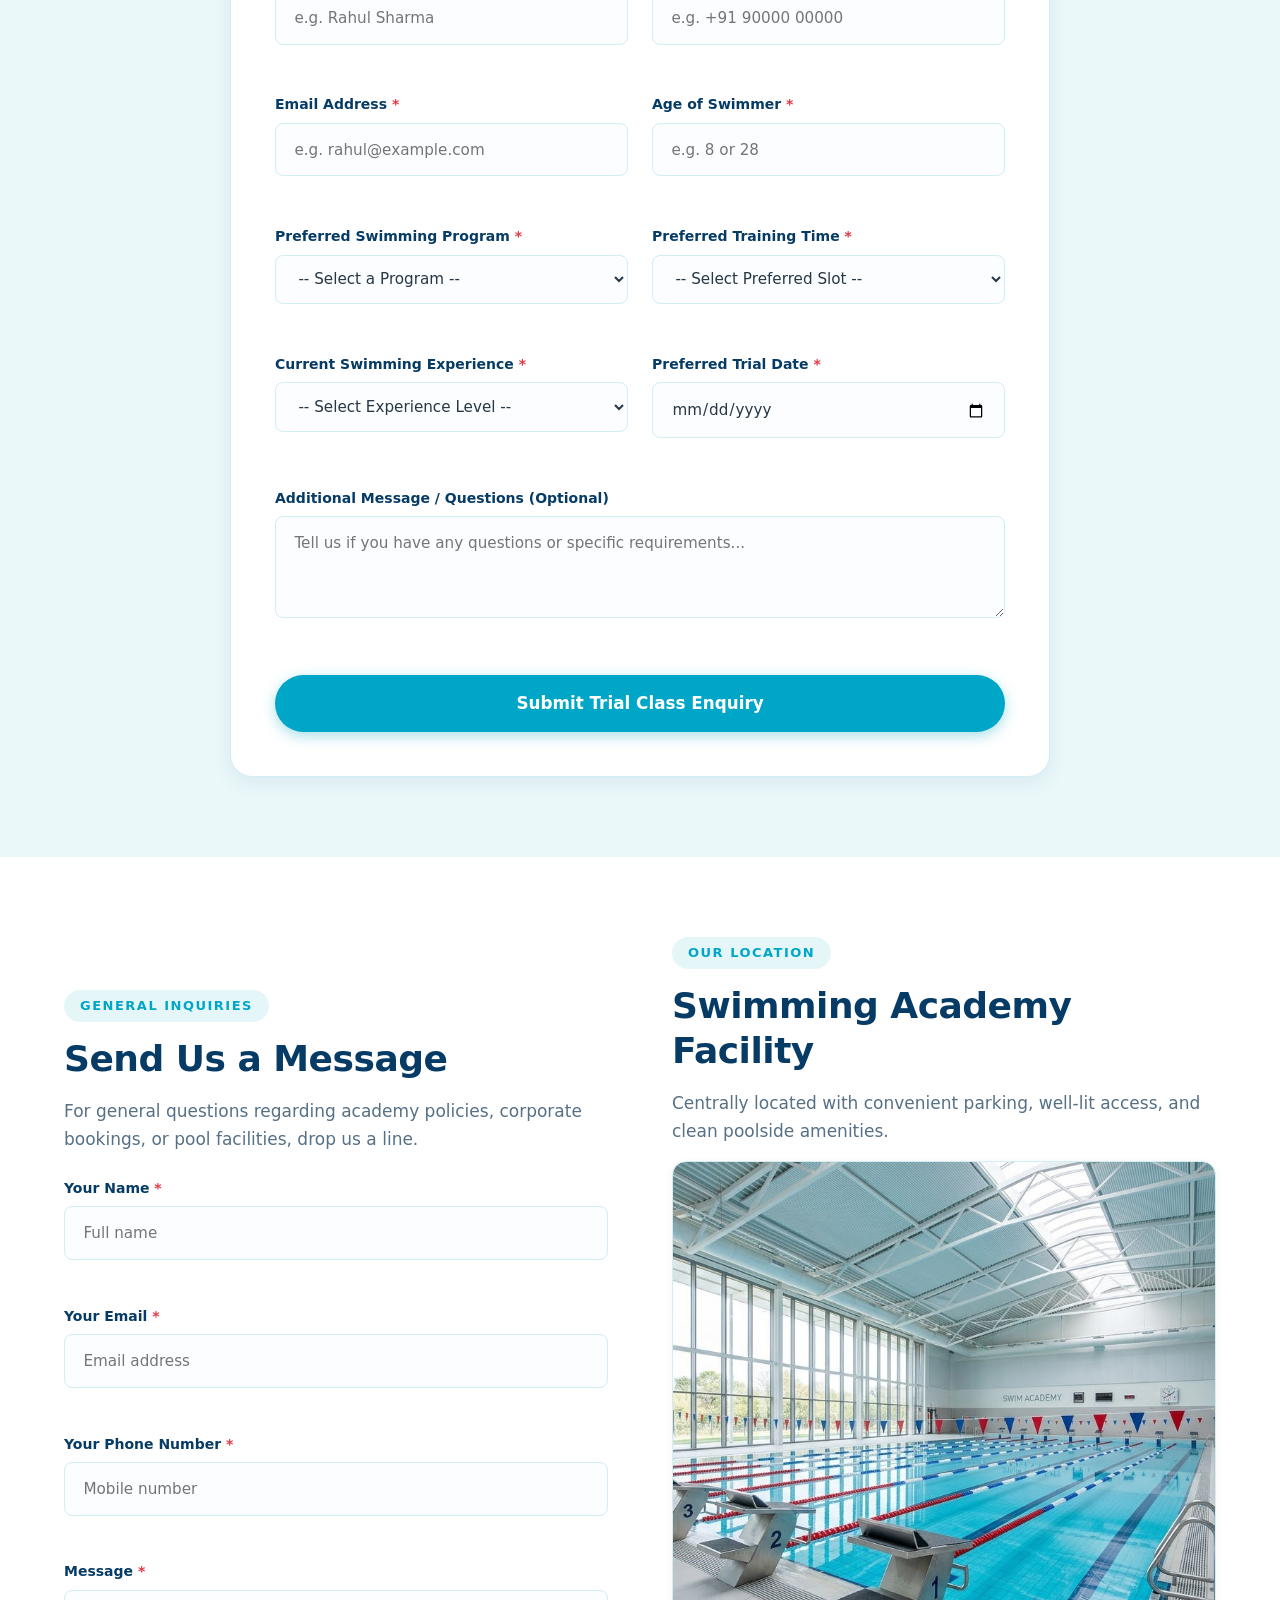
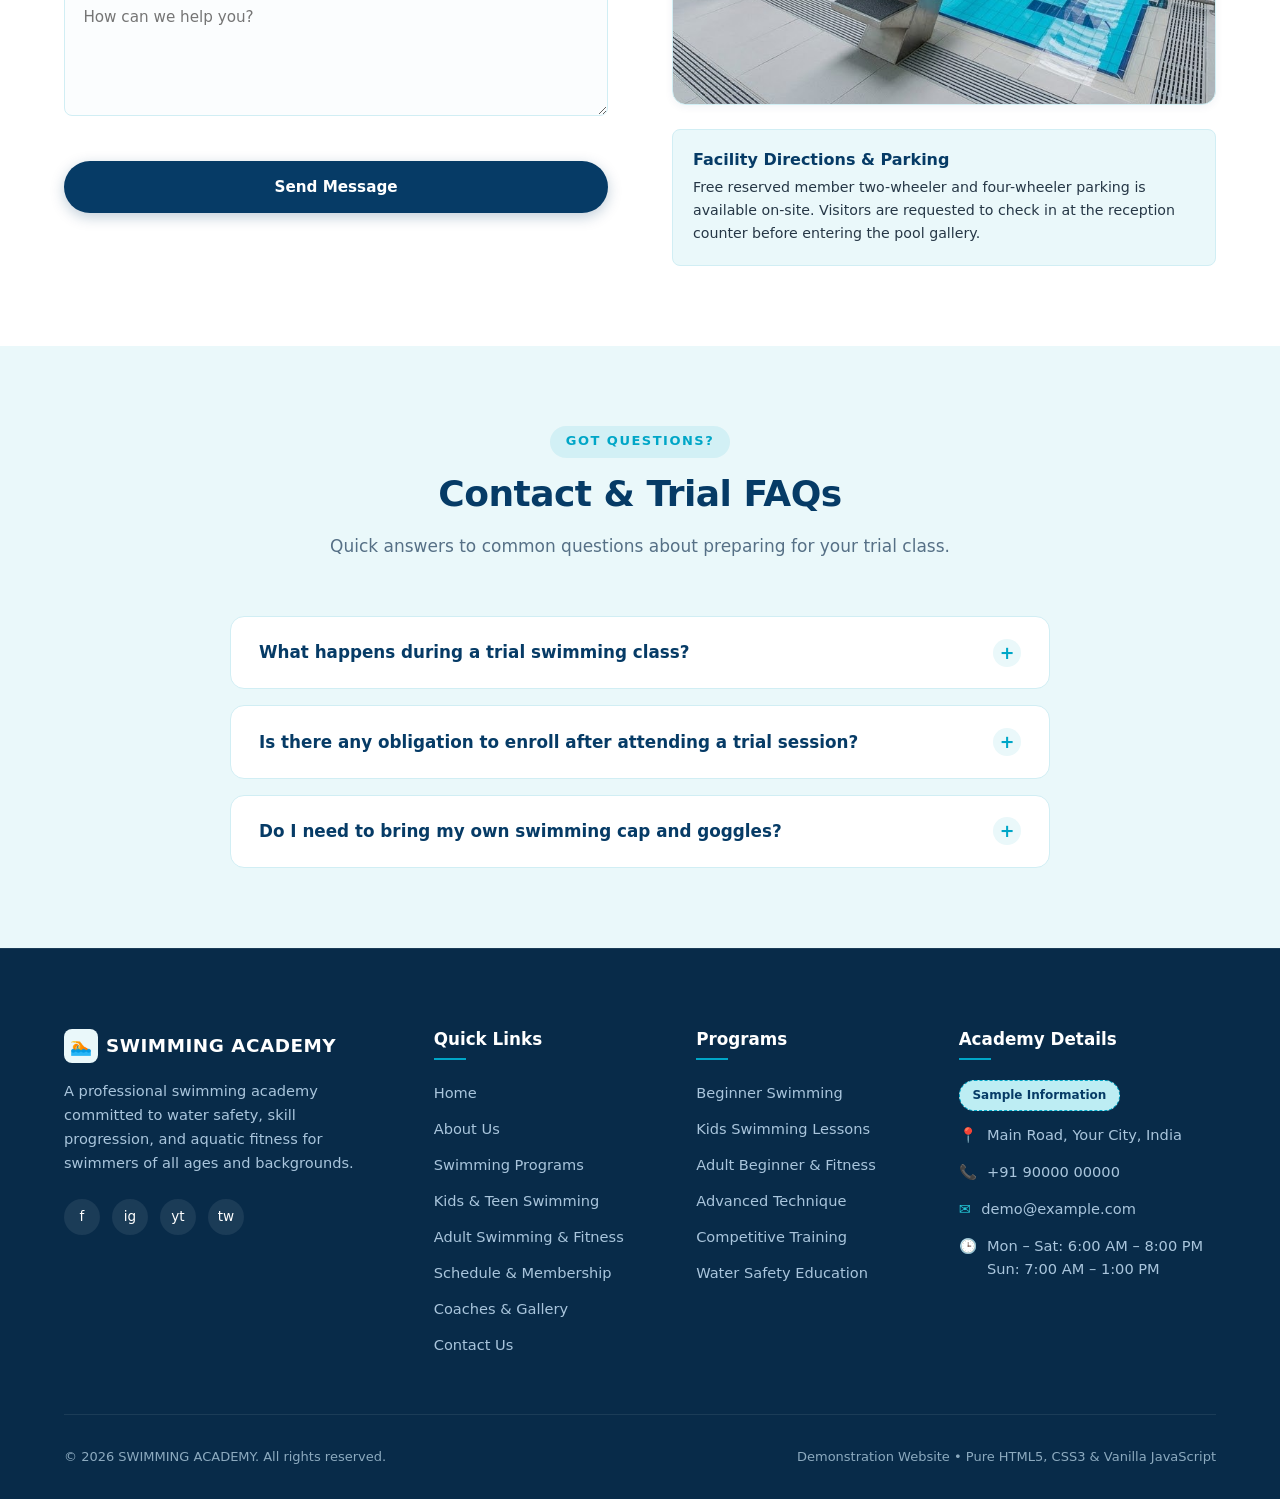
<file: contact.html>
<!DOCTYPE html>
<html lang="en">
<head>
  <meta charset="UTF-8">
  <meta name="viewport" content="width=device-width, initial-scale=1.0">
  <title>Contact Us & Book a Trial Class | SWIMMING ACADEMY</title>
  <meta name="description" content="Contact SWIMMING ACADEMY or register for a demonstration trial class. Find our sample location, timings, phone number, and enquiry forms.">
  <link rel="stylesheet" href="css/style.css">
</head>
<body>

  <!-- =========================================================================
       GLOBAL HEADER & NAVIGATION
       ========================================================================= -->
  <header class="site-header" id="top">
    <div class="container header-container">
      <a href="index.html" class="brand-logo" aria-label="SWIMMING ACADEMY Homepage">
        <span class="brand-logo-icon">🏊</span>
        <span>SWIMMING ACADEMY</span>
      </a>

      <!-- Mobile Navigation Hamburger Button -->
      <button class="mobile-nav-toggle" aria-label="Toggle navigation menu" aria-expanded="false">
        <span class="hamburger-line"></span>
        <span class="hamburger-line"></span>
        <span class="hamburger-line"></span>
      </button>

      <!-- Main Navigation Menu -->
      <nav class="main-nav" aria-label="Main navigation">
        <ul class="nav-list">
          <li><a href="index.html" class="nav-link">Home</a></li>
          <li><a href="about.html" class="nav-link">About</a></li>
          <li><a href="programs.html" class="nav-link">Programs</a></li>
          <li><a href="kids-swimming.html" class="nav-link">Kids</a></li>
          <li><a href="adult-swimming.html" class="nav-link">Adults</a></li>
          <li><a href="schedule-membership.html" class="nav-link">Schedule & Plans</a></li>
          <li><a href="coaches-gallery.html" class="nav-link">Coaches</a></li>
          <li><a href="contact.html" class="nav-link active">Contact</a></li>
        </ul>
        <div class="nav-cta">
          <a href="#trial-form" class="btn btn-primary btn-sm">Book a Trial Class</a>
        </div>
      </nav>
    </div>
  </header>

  <!-- =========================================================================
       HERO BANNER
       ========================================================================= -->
  <section class="page-hero">
    <div class="container">
      <nav class="breadcrumb" aria-label="Breadcrumb">
        <a href="index.html">Home</a>
        <span class="separator">/</span>
        <span>Contact</span>
      </nav>
      <h1 class="page-hero-title">TAKE THE FIRST STEP TOWARDS LEARNING TO SWIM.</h1>
      <p class="page-hero-lead">
        Have questions about our swimming levels or ready to reserve a trial session? We look forward to hearing from you.
      </p>
    </div>
  </section>

  <!-- =========================================================================
       CONTACT INFORMATION & CARDS
       ========================================================================= -->
  <section class="section">
    <div class="container">
      <div class="section-header">
        <div class="demo-badge">Sample Demonstration Details • Editable Content</div>
        <h2 class="section-title">Get In Touch with SWIMMING ACADEMY</h2>
        <p class="section-description">
          Our front desk and coaching coordinators are available six days a week to answer questions and assist with bookings.
        </p>
      </div>

      <div class="cards-grid cards-grid-4">
        <!-- Phone -->
        <div class="card" style="text-align: center;">
          <div class="card-icon" style="margin: 0 auto 1.25rem auto;">📞</div>
          <h3 class="card-title">Phone Number</h3>
          <p class="card-text" style="font-weight: 600; color: var(--color-primary); font-size: 1.1rem;">
            +91 90000 00000
          </p>
          <span style="font-size: 0.8rem; color: var(--color-text-muted);">Sample Helpline</span>
        </div>

        <!-- Email -->
        <div class="card" style="text-align: center;">
          <div class="card-icon" style="margin: 0 auto 1.25rem auto;">✉️</div>
          <h3 class="card-title">Email Address</h3>
          <p class="card-text" style="font-weight: 600; color: var(--color-secondary); font-size: 1.05rem;">
            <a href="mailto:demo@example.com">demo@example.com</a>
          </p>
          <span style="font-size: 0.8rem; color: var(--color-text-muted);">Sample Email Inbox</span>
        </div>

        <!-- Address -->
        <div class="card" style="text-align: center;">
          <div class="card-icon" style="margin: 0 auto 1.25rem auto;">📍</div>
          <h3 class="card-title">Academy Facility</h3>
          <p class="card-text" style="font-weight: 600; color: var(--color-primary);">
            Main Road, Your City, India
          </p>
          <span style="font-size: 0.8rem; color: var(--color-text-muted);">Sample Address</span>
        </div>

        <!-- Opening Hours -->
        <div class="card" style="text-align: center;">
          <div class="card-icon" style="margin: 0 auto 1.25rem auto;">🕒</div>
          <h3 class="card-title">Opening Hours</h3>
          <p class="card-text" style="font-size: 0.9rem; line-height: 1.5;">
            <strong>Mon – Sat:</strong> 6:00 AM – 8:00 PM<br>
            <strong>Sunday:</strong> 7:00 AM – 1:00 PM
          </p>
          <span style="font-size: 0.8rem; color: var(--color-text-muted);">Sample Timings</span>
        </div>
      </div>
    </div>
  </section>

  <!-- =========================================================================
       BOOK A TRIAL SWIMMING CLASS FORM
       ========================================================================= -->
  <section class="section section-bg-light" id="trial-form">
    <div class="container">
      <div style="max-width: 820px; margin: 0 auto;">
        <div class="form-card">
          <div style="text-align: center; margin-bottom: 2rem;">
            <span class="section-tag">Trial Registration</span>
            <h2 class="section-title" style="font-size: 2rem;">Book a Trial Swimming Class</h2>
            <p class="section-description">
              Experience our pool, meet our instructors, and let us evaluate your swimming level before committing to a plan.
            </p>
          </div>

          <div class="demo-alert">
            <strong>Demonstration Form Notice:</strong> This is a sample front-end form. Your enquiry is validated locally in the browser and will not be sent to an external server or stored permanently.
          </div>

          <form id="trial-class-form" novalidate>
            <div class="form-grid">
              <!-- Full Name -->
              <div class="form-group">
                <label for="trial-fullname" class="form-label">Full Name <span class="req">*</span></label>
                <input type="text" id="trial-fullname" name="fullname" class="form-control" placeholder="e.g. Rahul Sharma" required>
                <div class="form-feedback"></div>
              </div>

              <!-- Mobile Number -->
              <div class="form-group">
                <label for="trial-phone" class="form-label">Mobile Number <span class="req">*</span></label>
                <input type="tel" id="trial-phone" name="phone" class="form-control" placeholder="e.g. +91 90000 00000" required>
                <div class="form-feedback"></div>
              </div>

              <!-- Email Address -->
              <div class="form-group">
                <label for="trial-email" class="form-label">Email Address <span class="req">*</span></label>
                <input type="email" id="trial-email" name="email" class="form-control" placeholder="e.g. rahul@example.com" required>
                <div class="form-feedback"></div>
              </div>

              <!-- Age -->
              <div class="form-group">
                <label for="trial-age" class="form-label">Age of Swimmer <span class="req">*</span></label>
                <input type="number" id="trial-age" name="age" class="form-control" placeholder="e.g. 8 or 28" min="3" max="99" required>
                <div class="form-feedback"></div>
              </div>

              <!-- Preferred Swimming Program -->
              <div class="form-group">
                <label for="trial-program" class="form-label">Preferred Swimming Program <span class="req">*</span></label>
                <select id="trial-program" name="program" class="form-control" required>
                  <option value="">-- Select a Program --</option>
                  <option value="Beginner Swimming">Beginner Swimming</option>
                  <option value="Kids Swimming">Kids Swimming (Ages 4-14)</option>
                  <option value="Teen Swimming">Teen Swimming (Ages 15-17)</option>
                  <option value="Adult Swimming">Adult Swimming &amp; Fitness</option>
                  <option value="Advanced Swimming">Advanced Technique</option>
                  <option value="Competitive Swimming">Competitive Practice</option>
                  <option value="Water Safety Education">Water Safety Education</option>
                </select>
                <div class="form-feedback"></div>
              </div>

              <!-- Preferred Training Time -->
              <div class="form-group">
                <label for="trial-time" class="form-label">Preferred Training Time <span class="req">*</span></label>
                <select id="trial-time" name="training_time" class="form-control" required>
                  <option value="">-- Select Preferred Slot --</option>
                  <option value="Morning 6:00 AM - 7:00 AM">Morning: 6:00 AM – 7:00 AM</option>
                  <option value="Morning 7:00 AM - 8:00 AM">Morning: 7:00 AM – 8:00 AM</option>
                  <option value="Morning 8:00 AM - 9:00 AM">Morning: 8:00 AM – 9:00 AM (Sundays)</option>
                  <option value="Evening 4:00 PM - 5:00 PM">Evening: 4:00 PM – 5:00 PM (Kids)</option>
                  <option value="Evening 5:00 PM - 6:00 PM">Evening: 5:00 PM – 6:00 PM</option>
                  <option value="Evening 6:00 PM - 7:00 PM">Evening: 6:00 PM – 7:00 PM</option>
                </select>
                <div class="form-feedback"></div>
              </div>

              <!-- Swimming Experience -->
              <div class="form-group">
                <label for="trial-experience" class="form-label">Current Swimming Experience <span class="req">*</span></label>
                <select id="trial-experience" name="experience" class="form-control" required>
                  <option value="">-- Select Experience Level --</option>
                  <option value="Complete Beginner (Never Swum)">Complete Beginner (Never Swum / Fear of Water)</option>
                  <option value="Comfortable in Shallow Water">Comfortable in Shallow Water</option>
                  <option value="Can Swim Basic Laps">Can Swim Basic Laps (Needs Technique)</option>
                  <option value="Proficient Swimmer">Proficient Swimmer (Seeking Advanced/Speed)</option>
                </select>
                <div class="form-feedback"></div>
              </div>

              <!-- Preferred Start Date -->
              <div class="form-group">
                <label for="trial-date" class="form-label">Preferred Trial Date <span class="req">*</span></label>
                <input type="date" id="trial-date" name="start_date" class="form-control" required>
                <div class="form-feedback"></div>
              </div>

              <!-- Message -->
              <div class="form-group full-width">
                <label for="trial-message" class="form-label">Additional Message / Questions (Optional)</label>
                <textarea id="trial-message" name="message" class="form-control" rows="3" placeholder="Tell us if you have any questions or specific requirements..."></textarea>
                <div class="form-feedback"></div>
              </div>

              <!-- Submit Button -->
              <div class="form-group full-width" style="margin-top: 0.5rem;">
                <button type="submit" class="btn btn-primary" style="width: 100%; font-size: 1.05rem; padding: 0.95rem;">
                  Submit Trial Class Enquiry
                </button>
              </div>
            </div>
          </form>

          <!-- Success Message Placeholder -->
          <div id="trial-success-msg" class="form-success-banner" role="status" aria-live="polite"></div>
        </div>
      </div>
    </div>
  </section>

  <!-- =========================================================================
       GENERAL ENQUIRY FORM & LOCATION / MAP PLACEHOLDER
       ========================================================================= -->
  <section class="section">
    <div class="container">
      <div class="split-layout">
        <!-- General Enquiry Form -->
        <div>
          <span class="section-tag">General Inquiries</span>
          <h2 class="section-title">Send Us a Message</h2>
          <p class="section-description">
            For general questions regarding academy policies, corporate bookings, or pool facilities, drop us a line.
          </p>

          <form id="general-contact-form" novalidate style="margin-top: 1.5rem;">
            <div style="display: flex; flex-direction: column; gap: 1.25rem;">
              <div class="form-group">
                <label for="contact-name" class="form-label">Your Name <span class="req">*</span></label>
                <input type="text" id="contact-name" name="fullname" class="form-control" placeholder="Full name" required>
                <div class="form-feedback"></div>
              </div>

              <div class="form-group">
                <label for="contact-email" class="form-label">Your Email <span class="req">*</span></label>
                <input type="email" id="contact-email" name="email" class="form-control" placeholder="Email address" required>
                <div class="form-feedback"></div>
              </div>

              <div class="form-group">
                <label for="contact-phone" class="form-label">Your Phone Number <span class="req">*</span></label>
                <input type="tel" id="contact-phone" name="phone" class="form-control" placeholder="Mobile number" required>
                <div class="form-feedback"></div>
              </div>

              <div class="form-group">
                <label for="contact-message" class="form-label">Message <span class="req">*</span></label>
                <textarea id="contact-message" name="message" class="form-control" rows="4" placeholder="How can we help you?" required></textarea>
                <div class="form-feedback"></div>
              </div>

              <div>
                <button type="submit" class="btn btn-secondary" style="width: 100%;">Send Message</button>
              </div>
            </div>
          </form>

          <div id="contact-success-msg" class="form-success-banner" role="status" aria-live="polite"></div>
        </div>

        <!-- Location & Pool Map Placeholder -->
        <div>
          <span class="section-tag">Our Location</span>
          <h2 class="section-title">Swimming Academy Facility</h2>
          <p class="section-description">
            Centrally located with convenient parking, well-lit access, and clean poolside amenities.
          </p>

          <div class="image-placeholder swimming-pool ratio-square" role="img" aria-label="Clean, modern swimming academy pool with clear blue water and designated swimming lanes"></div>

          <div style="margin-top: 1.5rem; background: var(--color-bg-light); padding: 1.25rem; border-radius: var(--border-radius-sm); border: 1px solid var(--color-border);">
            <h4 style="color: var(--color-primary); margin-bottom: 0.35rem; font-size: 1rem;">Facility Directions &amp; Parking</h4>
            <p style="font-size: 0.8875rem; color: var(--color-text-dark); margin: 0;">
              Free reserved member two-wheeler and four-wheeler parking is available on-site. Visitors are requested to check in at the reception counter before entering the pool gallery.
            </p>
          </div>
        </div>
      </div>
    </div>
  </section>

  <!-- =========================================================================
       FREQUENTLY ASKED QUESTIONS
       ========================================================================= -->
  <section class="section section-bg-light">
    <div class="container">
      <div class="section-header">
        <span class="section-tag">Got Questions?</span>
        <h2 class="section-title">Contact &amp; Trial FAQs</h2>
        <p class="section-description">
          Quick answers to common questions about preparing for your trial class.
        </p>
      </div>

      <div class="faq-container">
        <!-- FAQ 1 -->
        <div class="faq-item">
          <button class="faq-question" aria-expanded="false">
            <span>What happens during a trial swimming class?</span>
            <span class="faq-icon">+</span>
          </button>
          <div class="faq-answer">
            <p>
              During a trial class, our coach spends 10–15 minutes evaluating your water comfort, breathing rhythm, and basic movement skills. Afterwards, you participate in guided drills appropriate to your level, and the coach recommends the ideal program track.
            </p>
          </div>
        </div>

        <!-- FAQ 2 -->
        <div class="faq-item">
          <button class="faq-question" aria-expanded="false">
            <span>Is there any obligation to enroll after attending a trial session?</span>
            <span class="faq-icon">+</span>
          </button>
          <div class="faq-answer">
            <p>
              None at all. The trial session is designed purely to help you experience our pool hygiene, coaching style, and facilities firsthand so you can make an informed decision.
            </p>
          </div>
        </div>

        <!-- FAQ 3 -->
        <div class="faq-item">
          <button class="faq-question" aria-expanded="false">
            <span>Do I need to bring my own swimming cap and goggles?</span>
            <span class="faq-icon">+</span>
          </button>
          <div class="faq-answer">
            <p>
              Yes, for hygiene reasons, each swimmer must bring their own swimming cap and goggles. Basic swim caps and goggles can also be purchased directly at our academy pro desk.
            </p>
          </div>
        </div>
      </div>
    </div>
  </section>

  <!-- =========================================================================
       GLOBAL FOOTER
       ========================================================================= -->
  <footer class="site-footer">
    <div class="container">
      <div class="footer-grid">
        <div class="footer-col">
          <a href="index.html" class="brand-logo" style="color: #FFFFFF;">
            <span class="brand-logo-icon">🏊</span>
            <span>SWIMMING ACADEMY</span>
          </a>
          <p class="footer-text">
            A professional swimming academy committed to water safety, skill progression, and aquatic fitness for swimmers of all ages and backgrounds.
          </p>
          <div class="social-links" aria-label="Social media links">
            <a href="#" class="social-btn" aria-label="Facebook">f</a>
            <a href="#" class="social-btn" aria-label="Instagram">ig</a>
            <a href="#" class="social-btn" aria-label="YouTube">yt</a>
            <a href="#" class="social-btn" aria-label="Twitter">tw</a>
          </div>
        </div>

        <div class="footer-col">
          <h4 class="footer-heading">Quick Links</h4>
          <ul class="footer-links">
            <li><a href="index.html">Home</a></li>
            <li><a href="about.html">About Us</a></li>
            <li><a href="programs.html">Swimming Programs</a></li>
            <li><a href="kids-swimming.html">Kids & Teen Swimming</a></li>
            <li><a href="adult-swimming.html">Adult Swimming & Fitness</a></li>
            <li><a href="schedule-membership.html">Schedule & Membership</a></li>
            <li><a href="coaches-gallery.html">Coaches & Gallery</a></li>
            <li><a href="contact.html">Contact Us</a></li>
          </ul>
        </div>

        <div class="footer-col">
          <h4 class="footer-heading">Programs</h4>
          <ul class="footer-links">
            <li><a href="programs.html#beginner">Beginner Swimming</a></li>
            <li><a href="kids-swimming.html">Kids Swimming Lessons</a></li>
            <li><a href="adult-swimming.html">Adult Beginner & Fitness</a></li>
            <li><a href="programs.html#advanced">Advanced Technique</a></li>
            <li><a href="programs.html#competitive">Competitive Training</a></li>
            <li><a href="programs.html#safety">Water Safety Education</a></li>
          </ul>
        </div>

        <div class="footer-col">
          <h4 class="footer-heading">Academy Details</h4>
          <div class="demo-badge" style="color: #063B66; background: #BDEDF3; margin-bottom: 0.75rem;">Sample Information</div>
          <div class="footer-contact-list">
            <div class="footer-contact-item">
              <span class="footer-contact-icon">📍</span>
              <span>Main Road, Your City, India</span>
            </div>
            <div class="footer-contact-item">
              <span class="footer-contact-icon">📞</span>
              <span>+91 90000 00000</span>
            </div>
            <div class="footer-contact-item">
              <span class="footer-contact-icon">✉️</span>
              <span>demo@example.com</span>
            </div>
            <div class="footer-contact-item">
              <span class="footer-contact-icon">🕒</span>
              <span>Mon – Sat: 6:00 AM – 8:00 PM<br>Sun: 7:00 AM – 1:00 PM</span>
            </div>
          </div>
        </div>
      </div>

      <div class="footer-bottom">
        <div>
          &copy; <span class="current-year">2026</span> SWIMMING ACADEMY. All rights reserved.
        </div>
        <div>
          <span>Demonstration Website • Pure HTML5, CSS3 &amp; Vanilla JavaScript</span>
        </div>
      </div>
    </div>
  </footer>

  <script src="js/script.js"></script>
</body>
</html>
</file>
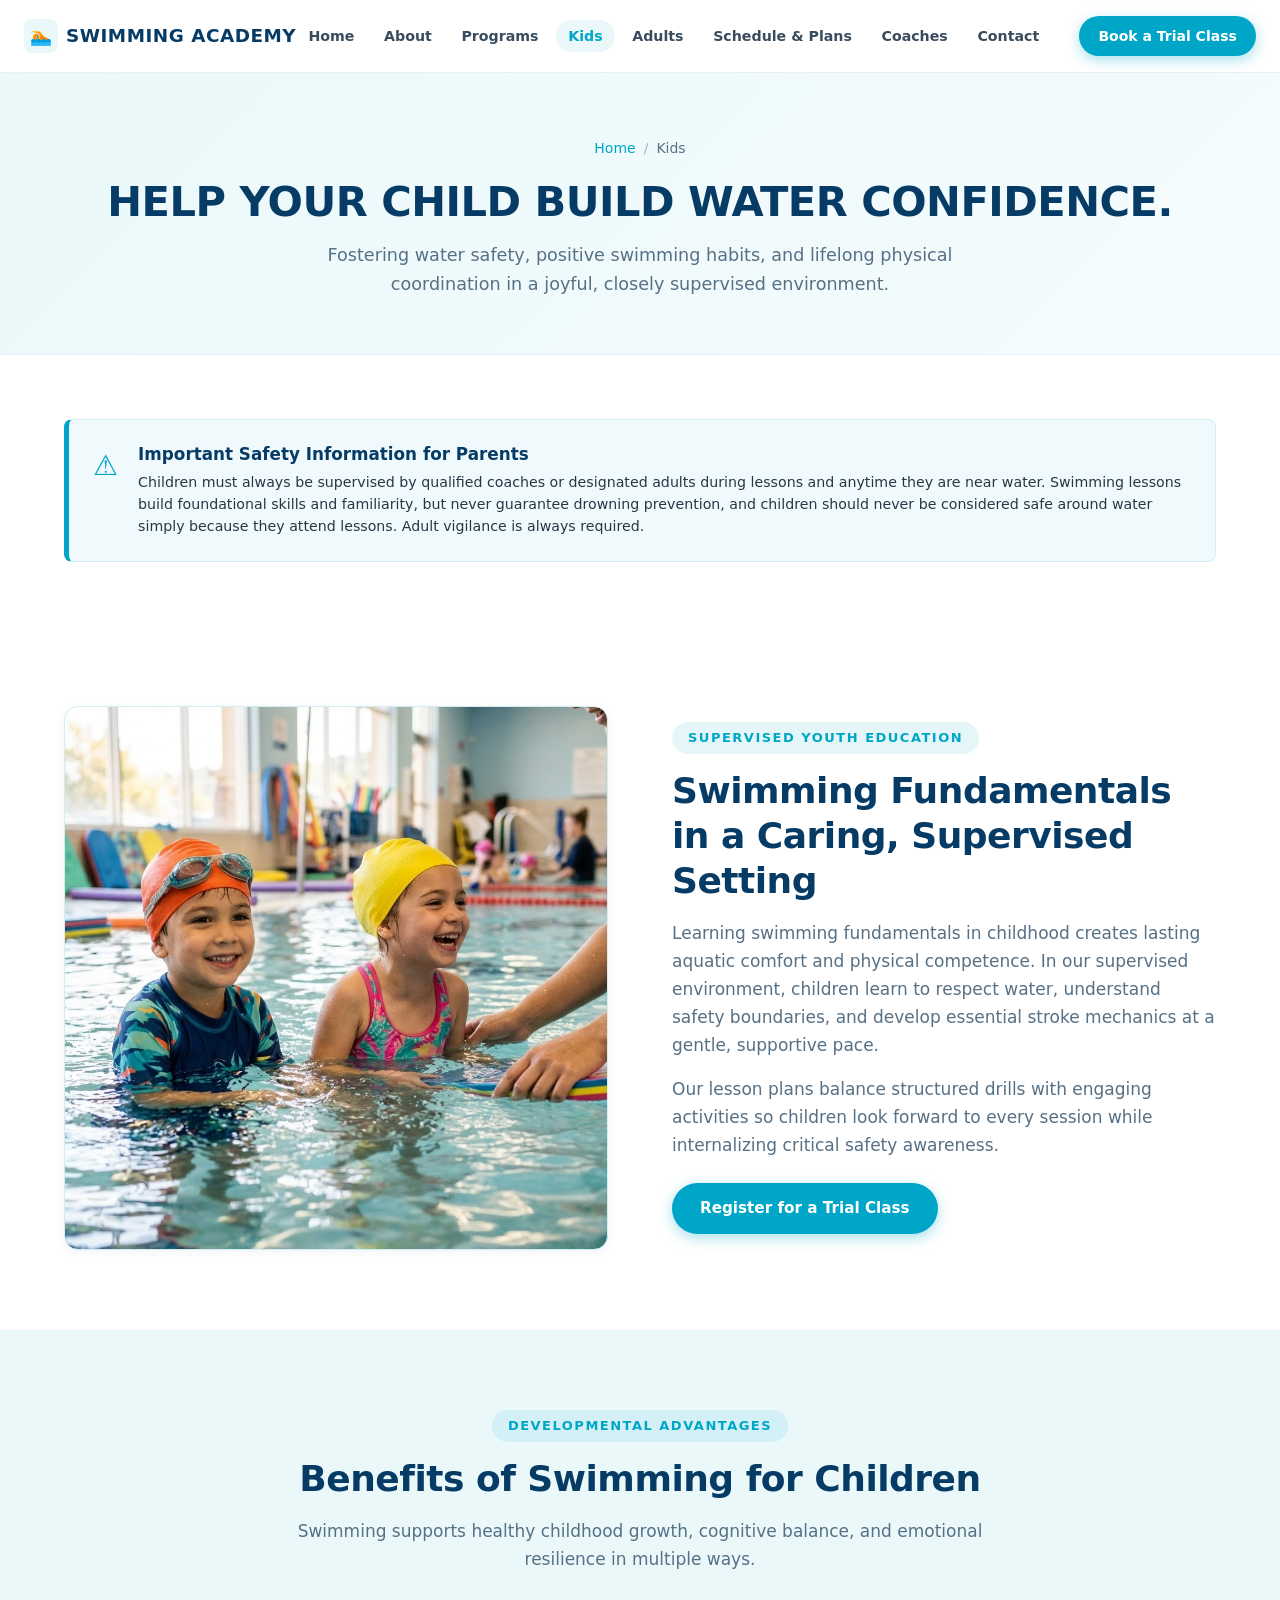
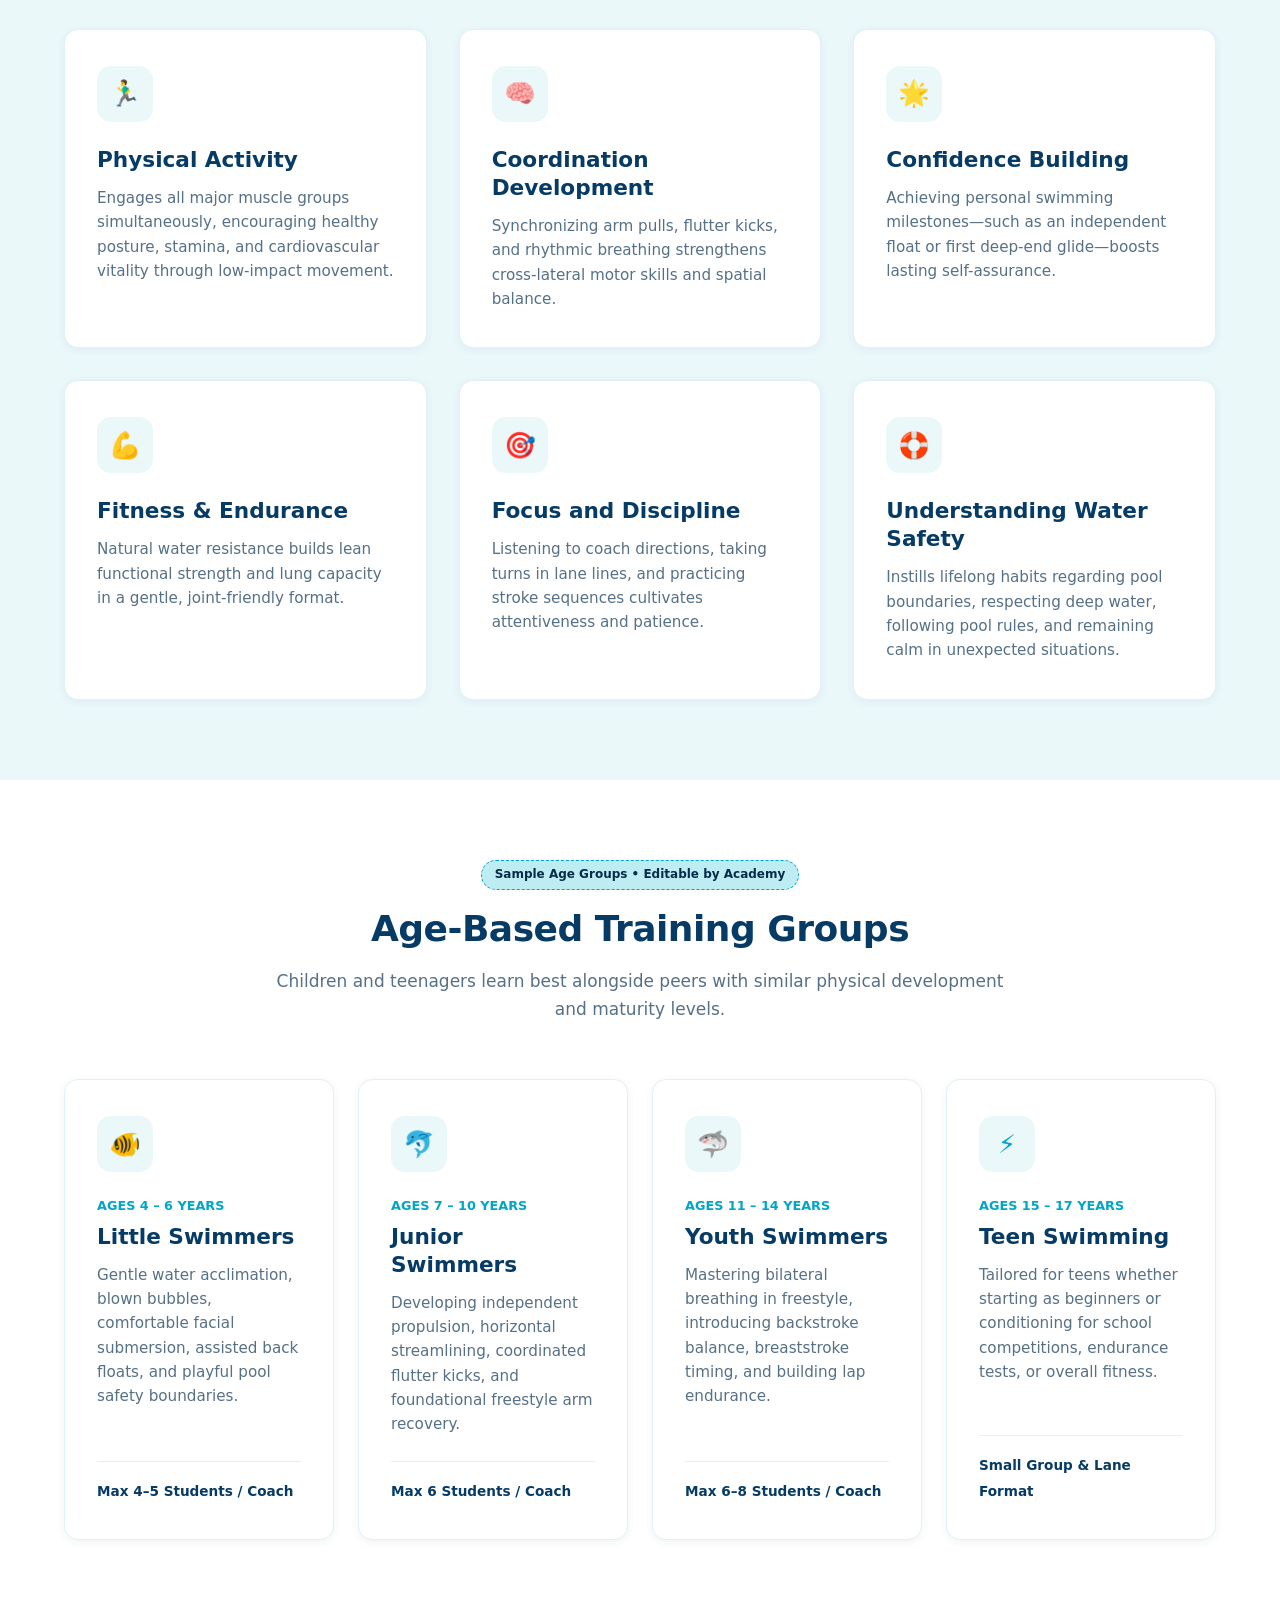
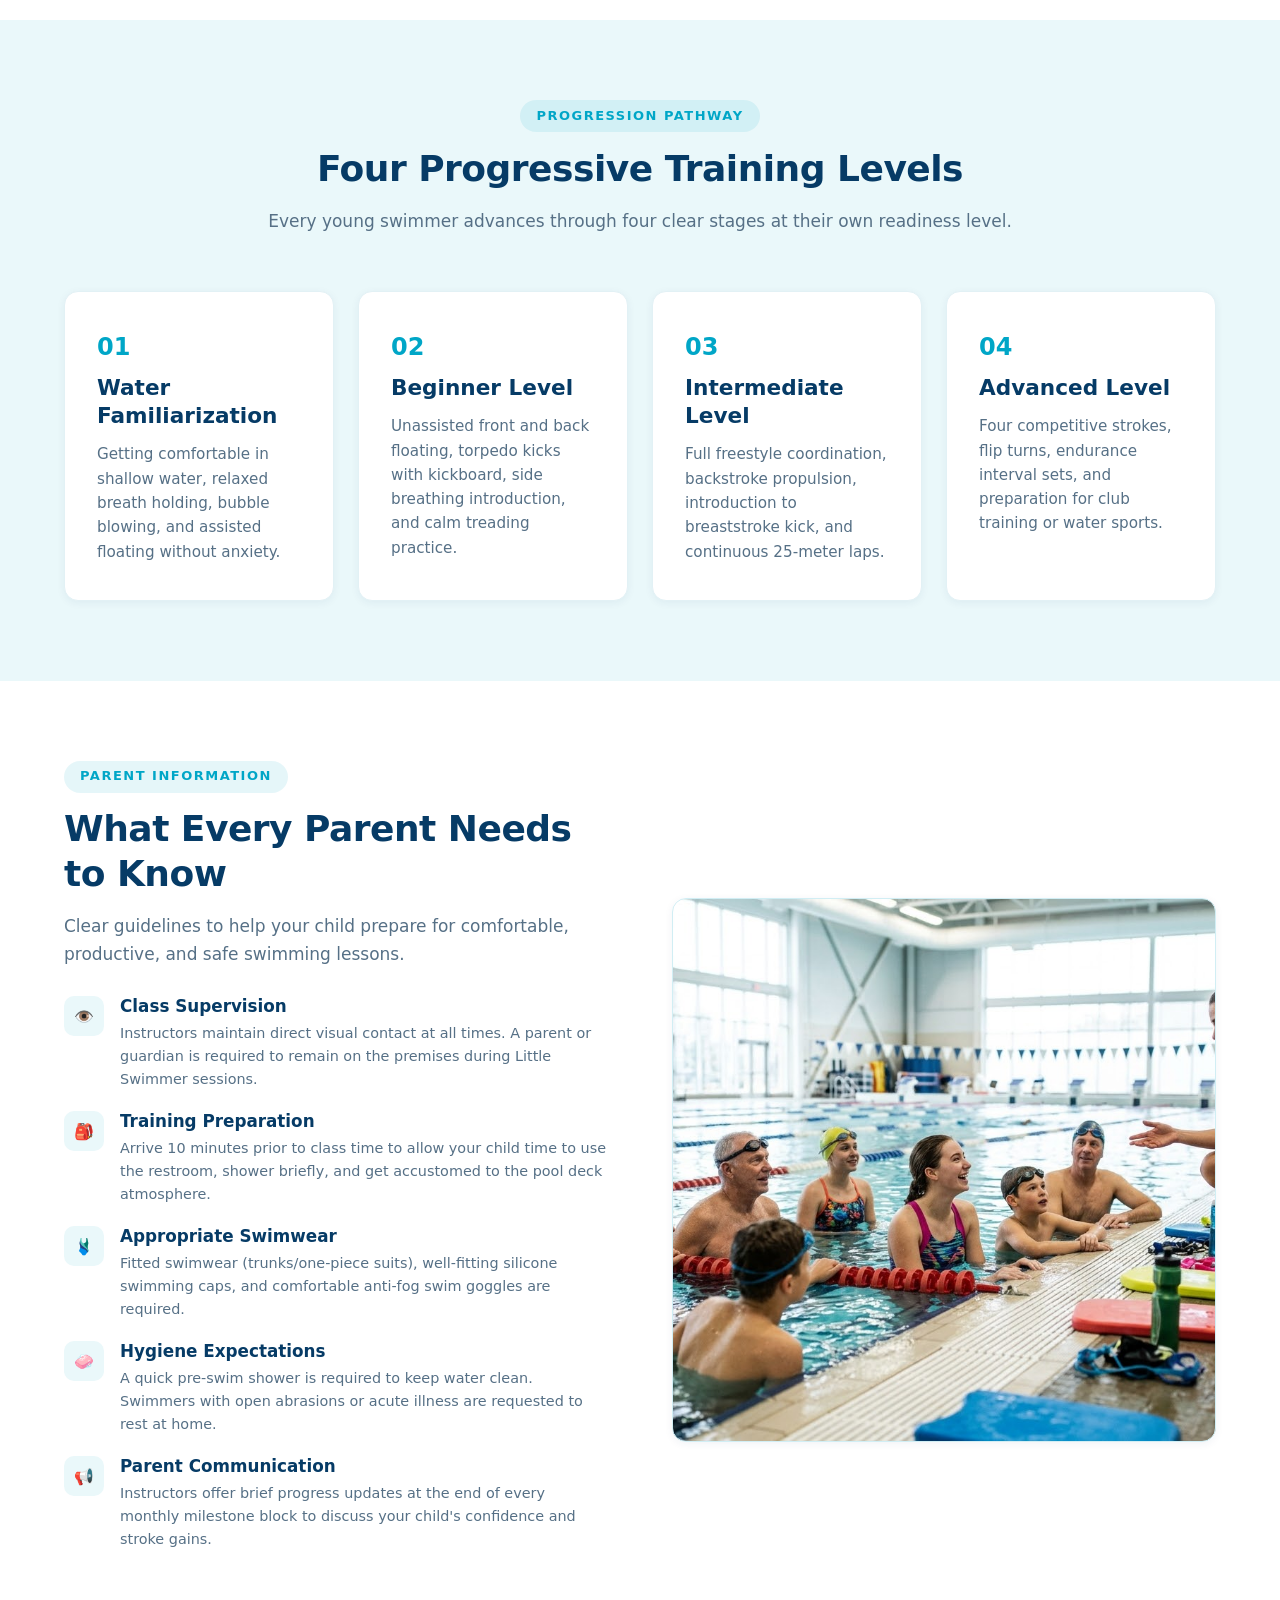
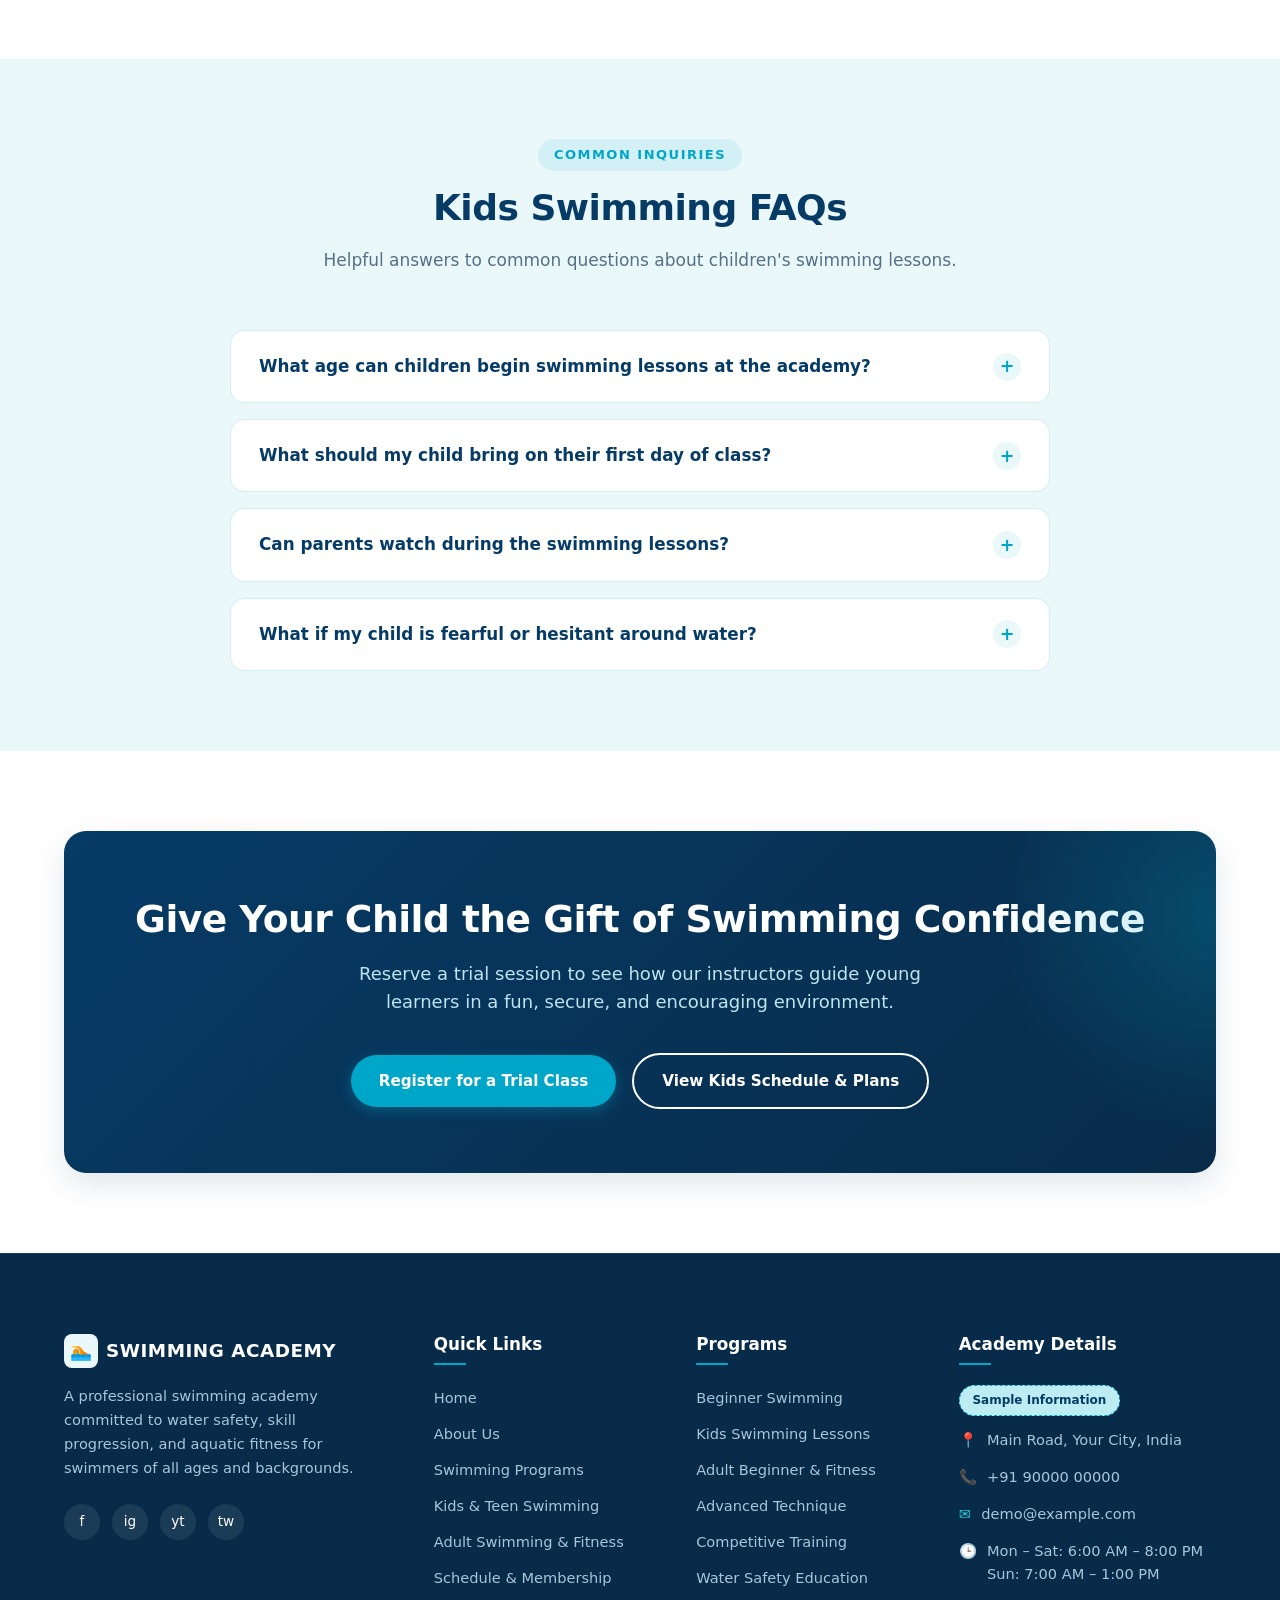
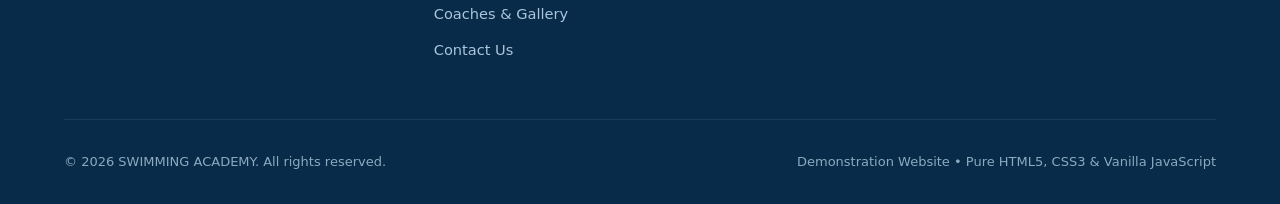
<file: kids-swimming.html>
<!DOCTYPE html>
<html lang="en">
<head>
  <meta charset="UTF-8">
  <meta name="viewport" content="width=device-width, initial-scale=1.0">
  <title>Kids & Teen Swimming Lessons | SWIMMING ACADEMY</title>
  <meta name="description" content="Discover kids and teenagers swimming lessons at SWIMMING ACADEMY. Supervised age-based training groups, parent safety information, and water confidence for children.">
  <link rel="stylesheet" href="css/style.css">
</head>
<body>

  <!-- =========================================================================
       GLOBAL HEADER & NAVIGATION
       ========================================================================= -->
  <header class="site-header" id="top">
    <div class="container header-container">
      <a href="index.html" class="brand-logo" aria-label="SWIMMING ACADEMY Homepage">
        <span class="brand-logo-icon">🏊</span>
        <span>SWIMMING ACADEMY</span>
      </a>

      <!-- Mobile Navigation Hamburger Button -->
      <button class="mobile-nav-toggle" aria-label="Toggle navigation menu" aria-expanded="false">
        <span class="hamburger-line"></span>
        <span class="hamburger-line"></span>
        <span class="hamburger-line"></span>
      </button>

      <!-- Main Navigation Menu -->
      <nav class="main-nav" aria-label="Main navigation">
        <ul class="nav-list">
          <li><a href="index.html" class="nav-link">Home</a></li>
          <li><a href="about.html" class="nav-link">About</a></li>
          <li><a href="programs.html" class="nav-link">Programs</a></li>
          <li><a href="kids-swimming.html" class="nav-link active">Kids</a></li>
          <li><a href="adult-swimming.html" class="nav-link">Adults</a></li>
          <li><a href="schedule-membership.html" class="nav-link">Schedule & Plans</a></li>
          <li><a href="coaches-gallery.html" class="nav-link">Coaches</a></li>
          <li><a href="contact.html" class="nav-link">Contact</a></li>
        </ul>
        <div class="nav-cta">
          <a href="contact.html#trial-form" class="btn btn-primary btn-sm">Book a Trial Class</a>
        </div>
      </nav>
    </div>
  </header>

  <!-- =========================================================================
       HERO SECTION
       ========================================================================= -->
  <section class="page-hero">
    <div class="container">
      <nav class="breadcrumb" aria-label="Breadcrumb">
        <a href="index.html">Home</a>
        <span class="separator">/</span>
        <span>Kids</span>
      </nav>
      <h1 class="page-hero-title">HELP YOUR CHILD BUILD WATER CONFIDENCE.</h1>
      <p class="page-hero-lead">
        Fostering water safety, positive swimming habits, and lifelong physical coordination in a joyful, closely supervised environment.
      </p>
    </div>
  </section>

  <!-- =========================================================================
       IMPORTANT SAFETY REQUIREMENTS NOTICE
       ========================================================================= -->
  <section class="section" style="padding-top: 2rem; padding-bottom: 2rem;">
    <div class="container">
      <div class="safety-notice-box">
        <div class="safety-icon">⚠️</div>
        <div>
          <h4>Important Safety Information for Parents</h4>
          <p>
            Children must always be supervised by qualified coaches or designated adults during lessons and anytime they are near water. Swimming lessons build foundational skills and familiarity, but never guarantee drowning prevention, and children should never be considered safe around water simply because they attend lessons. Adult vigilance is always required.
          </p>
        </div>
      </div>
    </div>
  </section>

  <!-- =========================================================================
       SWIMMING LESSONS FOR KIDS (SUPERVISED ENVIRONMENT)
       ========================================================================= -->
  <section class="section">
    <div class="container">
      <div class="split-layout">
        <div>
          <div class="image-placeholder swimming-kids ratio-square" role="img" aria-label="Children learning swimming in a supervised, age-appropriate swimming class"></div>
        </div>

        <div>
          <span class="section-tag">Supervised Youth Education</span>
          <h2 class="section-title">Swimming Fundamentals in a Caring, Supervised Setting</h2>
          <p class="section-description">
            Learning swimming fundamentals in childhood creates lasting aquatic comfort and physical competence. In our supervised environment, children learn to respect water, understand safety boundaries, and develop essential stroke mechanics at a gentle, supportive pace.
          </p>
          <p class="section-description">
            Our lesson plans balance structured drills with engaging activities so children look forward to every session while internalizing critical safety awareness.
          </p>
          <div class="btn-group" style="margin-top: 1.5rem;">
            <a href="contact.html?plan=Kids%20Swimming#trial-form" class="btn btn-primary">Register for a Trial Class</a>
          </div>
        </div>
      </div>
    </div>
  </section>

  <!-- =========================================================================
       BENEFITS OF SWIMMING FOR CHILDREN
       ========================================================================= -->
  <section class="section section-bg-light">
    <div class="container">
      <div class="section-header">
        <span class="section-tag">Developmental Advantages</span>
        <h2 class="section-title">Benefits of Swimming for Children</h2>
        <p class="section-description">
          Swimming supports healthy childhood growth, cognitive balance, and emotional resilience in multiple ways.
        </p>
      </div>

      <div class="cards-grid cards-grid-3">
        <div class="card">
          <div class="card-icon">🏃‍♂️</div>
          <h3 class="card-title">Physical Activity</h3>
          <p class="card-text">
            Engages all major muscle groups simultaneously, encouraging healthy posture, stamina, and cardiovascular vitality through low-impact movement.
          </p>
        </div>

        <div class="card">
          <div class="card-icon">🧠</div>
          <h3 class="card-title">Coordination Development</h3>
          <p class="card-text">
            Synchronizing arm pulls, flutter kicks, and rhythmic breathing strengthens cross-lateral motor skills and spatial balance.
          </p>
        </div>

        <div class="card">
          <div class="card-icon">🌟</div>
          <h3 class="card-title">Confidence Building</h3>
          <p class="card-text">
            Achieving personal swimming milestones—such as an independent float or first deep-end glide—boosts lasting self-assurance.
          </p>
        </div>

        <div class="card">
          <div class="card-icon">💪</div>
          <h3 class="card-title">Fitness & Endurance</h3>
          <p class="card-text">
            Natural water resistance builds lean functional strength and lung capacity in a gentle, joint-friendly format.
          </p>
        </div>

        <div class="card">
          <div class="card-icon">🎯</div>
          <h3 class="card-title">Focus and Discipline</h3>
          <p class="card-text">
            Listening to coach directions, taking turns in lane lines, and practicing stroke sequences cultivates attentiveness and patience.
          </p>
        </div>

        <div class="card">
          <div class="card-icon">🛟</div>
          <h3 class="card-title">Understanding Water Safety</h3>
          <p class="card-text">
            Instills lifelong habits regarding pool boundaries, respecting deep water, following pool rules, and remaining calm in unexpected situations.
          </p>
        </div>
      </div>
    </div>
  </section>

  <!-- =========================================================================
       AGE-BASED TRAINING GROUPS
       ========================================================================= -->
  <section class="section" id="teen-section">
    <div class="container">
      <div class="section-header">
        <div class="demo-badge">Sample Age Groups • Editable by Academy</div>
        <h2 class="section-title">Age-Based Training Groups</h2>
        <p class="section-description">
          Children and teenagers learn best alongside peers with similar physical development and maturity levels.
        </p>
      </div>

      <div class="cards-grid cards-grid-4">
        <!-- Group 1 -->
        <div class="card">
          <div class="card-icon">🐠</div>
          <span style="font-size: 0.8rem; font-weight: bold; color: var(--color-secondary);">AGES 4 – 6 YEARS</span>
          <h3 class="card-title" style="margin-top: 0.35rem;">Little Swimmers</h3>
          <p class="card-text">
            Gentle water acclimation, blown bubbles, comfortable facial submersion, assisted back floats, and playful pool safety boundaries.
          </p>
          <div class="card-footer">
            <span style="font-size: 0.85rem; color: var(--color-primary); font-weight: 600;">Max 4–5 Students / Coach</span>
          </div>
        </div>

        <!-- Group 2 -->
        <div class="card">
          <div class="card-icon">🐬</div>
          <span style="font-size: 0.8rem; font-weight: bold; color: var(--color-secondary);">AGES 7 – 10 YEARS</span>
          <h3 class="card-title" style="margin-top: 0.35rem;">Junior Swimmers</h3>
          <p class="card-text">
            Developing independent propulsion, horizontal streamlining, coordinated flutter kicks, and foundational freestyle arm recovery.
          </p>
          <div class="card-footer">
            <span style="font-size: 0.85rem; color: var(--color-primary); font-weight: 600;">Max 6 Students / Coach</span>
          </div>
        </div>

        <!-- Group 3 -->
        <div class="card">
          <div class="card-icon">🦈</div>
          <span style="font-size: 0.8rem; font-weight: bold; color: var(--color-secondary);">AGES 11 – 14 YEARS</span>
          <h3 class="card-title" style="margin-top: 0.35rem;">Youth Swimmers</h3>
          <p class="card-text">
            Mastering bilateral breathing in freestyle, introducing backstroke balance, breaststroke timing, and building lap endurance.
          </p>
          <div class="card-footer">
            <span style="font-size: 0.85rem; color: var(--color-primary); font-weight: 600;">Max 6–8 Students / Coach</span>
          </div>
        </div>

        <!-- Group 4 -->
        <div class="card">
          <div class="card-icon">⚡</div>
          <span style="font-size: 0.8rem; font-weight: bold; color: var(--color-secondary);">AGES 15 – 17 YEARS</span>
          <h3 class="card-title" style="margin-top: 0.35rem;">Teen Swimming</h3>
          <p class="card-text">
            Tailored for teens whether starting as beginners or conditioning for school competitions, endurance tests, or overall fitness.
          </p>
          <div class="card-footer">
            <span style="font-size: 0.85rem; color: var(--color-primary); font-weight: 600;">Small Group & Lane Format</span>
          </div>
        </div>
      </div>
    </div>
  </section>

  <!-- =========================================================================
       TRAINING LEVELS
       ========================================================================= -->
  <section class="section section-bg-light">
    <div class="container">
      <div class="section-header">
        <span class="section-tag">Progression Pathway</span>
        <h2 class="section-title">Four Progressive Training Levels</h2>
        <p class="section-description">
          Every young swimmer advances through four clear stages at their own readiness level.
        </p>
      </div>

      <div class="cards-grid cards-grid-4">
        <div class="card">
          <span style="font-size: 1.5rem; font-weight: 800; color: var(--color-secondary);">01</span>
          <h3 class="card-title" style="margin-top: 0.5rem;">Water Familiarization</h3>
          <p class="card-text">
            Getting comfortable in shallow water, relaxed breath holding, bubble blowing, and assisted floating without anxiety.
          </p>
        </div>

        <div class="card">
          <span style="font-size: 1.5rem; font-weight: 800; color: var(--color-secondary);">02</span>
          <h3 class="card-title" style="margin-top: 0.5rem;">Beginner Level</h3>
          <p class="card-text">
            Unassisted front and back floating, torpedo kicks with kickboard, side breathing introduction, and calm treading practice.
          </p>
        </div>

        <div class="card">
          <span style="font-size: 1.5rem; font-weight: 800; color: var(--color-secondary);">03</span>
          <h3 class="card-title" style="margin-top: 0.5rem;">Intermediate Level</h3>
          <p class="card-text">
            Full freestyle coordination, backstroke propulsion, introduction to breaststroke kick, and continuous 25-meter laps.
          </p>
        </div>

        <div class="card">
          <span style="font-size: 1.5rem; font-weight: 800; color: var(--color-secondary);">04</span>
          <h3 class="card-title" style="margin-top: 0.5rem;">Advanced Level</h3>
          <p class="card-text">
            Four competitive strokes, flip turns, endurance interval sets, and preparation for club training or water sports.
          </p>
        </div>
      </div>
    </div>
  </section>

  <!-- =========================================================================
       PARENT INFORMATION SECTION
       ========================================================================= -->
  <section class="section">
    <div class="container">
      <div class="split-layout">
        <div>
          <span class="section-tag">Parent Information</span>
          <h2 class="section-title">What Every Parent Needs to Know</h2>
          <p class="section-description">
            Clear guidelines to help your child prepare for comfortable, productive, and safe swimming lessons.
          </p>

          <div class="feature-list">
            <div class="feature-item">
              <div class="feature-icon-box">👁️</div>
              <div class="feature-content">
                <h4>Class Supervision</h4>
                <p>Instructors maintain direct visual contact at all times. A parent or guardian is required to remain on the premises during Little Swimmer sessions.</p>
              </div>
            </div>

            <div class="feature-item">
              <div class="feature-icon-box">🎒</div>
              <div class="feature-content">
                <h4>Training Preparation</h4>
                <p>Arrive 10 minutes prior to class time to allow your child time to use the restroom, shower briefly, and get accustomed to the pool deck atmosphere.</p>
              </div>
            </div>

            <div class="feature-item">
              <div class="feature-icon-box">🩱</div>
              <div class="feature-content">
                <h4>Appropriate Swimwear</h4>
                <p>Fitted swimwear (trunks/one-piece suits), well-fitting silicone swimming caps, and comfortable anti-fog swim goggles are required.</p>
              </div>
            </div>

            <div class="feature-item">
              <div class="feature-icon-box">🧼</div>
              <div class="feature-content">
                <h4>Hygiene Expectations</h4>
                <p>A quick pre-swim shower is required to keep water clean. Swimmers with open abrasions or acute illness are requested to rest at home.</p>
              </div>
            </div>

            <div class="feature-item">
              <div class="feature-icon-box">📢</div>
              <div class="feature-content">
                <h4>Parent Communication</h4>
                <p>Instructors offer brief progress updates at the end of every monthly milestone block to discuss your child's confidence and stroke gains.</p>
              </div>
            </div>
          </div>
        </div>

        <div>
          <div class="image-placeholder swimming-group ratio-square" role="img" aria-label="Group of swimming students participating in an academy training session"></div>
        </div>
      </div>
    </div>
  </section>

  <!-- =========================================================================
       FREQUENTLY ASKED QUESTIONS (ACCORDION)
       ========================================================================= -->
  <section class="section section-bg-light">
    <div class="container">
      <div class="section-header">
        <span class="section-tag">Common Inquiries</span>
        <h2 class="section-title">Kids Swimming FAQs</h2>
        <p class="section-description">
          Helpful answers to common questions about children's swimming lessons.
        </p>
      </div>

      <div class="faq-container">
        <!-- FAQ 1 -->
        <div class="faq-item">
          <button class="faq-question" aria-expanded="false">
            <span>What age can children begin swimming lessons at the academy?</span>
            <span class="faq-icon">+</span>
          </button>
          <div class="faq-answer">
            <p>
              Our structured kids programs accept children starting from 4 years of age in our Little Swimmers cohort. For younger children, our emphasis is entirely on water acclimation, gentle play, and basic safety boundaries under close instructor guidance.
            </p>
          </div>
        </div>

        <!-- FAQ 2 -->
        <div class="faq-item">
          <button class="faq-question" aria-expanded="false">
            <span>What should my child bring on their first day of class?</span>
            <span class="faq-icon">+</span>
          </button>
          <div class="faq-answer">
            <p>
              Please pack comfortable fitted swimwear, a clean towel, a swimming cap, clear swimming goggles, and slip-resistant pool footwear for the deck. Locker areas and warm showers are provided.
            </p>
          </div>
        </div>

        <!-- FAQ 3 -->
        <div class="faq-item">
          <button class="faq-question" aria-expanded="false">
            <span>Can parents watch during the swimming lessons?</span>
            <span class="faq-icon">+</span>
          </button>
          <div class="faq-answer">
            <p>
              Yes! We provide dedicated, comfortable viewing areas beside the pool deck where parents can observe lessons without causing distraction to the learners or coaches.
            </p>
          </div>
        </div>

        <!-- FAQ 4 -->
        <div class="faq-item">
          <button class="faq-question" aria-expanded="false">
            <span>What if my child is fearful or hesitant around water?</span>
            <span class="faq-icon">+</span>
          </button>
          <div class="faq-answer">
            <p>
              Water apprehension is completely normal. Our instructors never force or rush a child into deep water. We use shallow steps, fun splash games, and step-by-step encouragement until genuine confidence is established naturally.
            </p>
          </div>
        </div>
      </div>
    </div>
  </section>

  <!-- =========================================================================
       CALL TO ACTION
       ========================================================================= -->
  <section class="section">
    <div class="container">
      <div class="cta-banner">
        <h2 class="cta-title">Give Your Child the Gift of Swimming Confidence</h2>
        <p class="cta-lead">
          Reserve a trial session to see how our instructors guide young learners in a fun, secure, and encouraging environment.
        </p>
        <div class="btn-group" style="justify-content: center;">
          <a href="contact.html?plan=Kids%20Swimming#trial-form" class="btn btn-primary">Register for a Trial Class</a>
          <a href="schedule-membership.html" class="btn btn-outline-white">View Kids Schedule &amp; Plans</a>
        </div>
      </div>
    </div>
  </section>

  <!-- =========================================================================
       GLOBAL FOOTER
       ========================================================================= -->
  <footer class="site-footer">
    <div class="container">
      <div class="footer-grid">
        <div class="footer-col">
          <a href="index.html" class="brand-logo" style="color: #FFFFFF;">
            <span class="brand-logo-icon">🏊</span>
            <span>SWIMMING ACADEMY</span>
          </a>
          <p class="footer-text">
            A professional swimming academy committed to water safety, skill progression, and aquatic fitness for swimmers of all ages and backgrounds.
          </p>
          <div class="social-links" aria-label="Social media links">
            <a href="#" class="social-btn" aria-label="Facebook">f</a>
            <a href="#" class="social-btn" aria-label="Instagram">ig</a>
            <a href="#" class="social-btn" aria-label="YouTube">yt</a>
            <a href="#" class="social-btn" aria-label="Twitter">tw</a>
          </div>
        </div>

        <div class="footer-col">
          <h4 class="footer-heading">Quick Links</h4>
          <ul class="footer-links">
            <li><a href="index.html">Home</a></li>
            <li><a href="about.html">About Us</a></li>
            <li><a href="programs.html">Swimming Programs</a></li>
            <li><a href="kids-swimming.html">Kids & Teen Swimming</a></li>
            <li><a href="adult-swimming.html">Adult Swimming & Fitness</a></li>
            <li><a href="schedule-membership.html">Schedule & Membership</a></li>
            <li><a href="coaches-gallery.html">Coaches & Gallery</a></li>
            <li><a href="contact.html">Contact Us</a></li>
          </ul>
        </div>

        <div class="footer-col">
          <h4 class="footer-heading">Programs</h4>
          <ul class="footer-links">
            <li><a href="programs.html#beginner">Beginner Swimming</a></li>
            <li><a href="kids-swimming.html">Kids Swimming Lessons</a></li>
            <li><a href="adult-swimming.html">Adult Beginner & Fitness</a></li>
            <li><a href="programs.html#advanced">Advanced Technique</a></li>
            <li><a href="programs.html#competitive">Competitive Training</a></li>
            <li><a href="programs.html#safety">Water Safety Education</a></li>
          </ul>
        </div>

        <div class="footer-col">
          <h4 class="footer-heading">Academy Details</h4>
          <div class="demo-badge" style="color: #063B66; background: #BDEDF3; margin-bottom: 0.75rem;">Sample Information</div>
          <div class="footer-contact-list">
            <div class="footer-contact-item">
              <span class="footer-contact-icon">📍</span>
              <span>Main Road, Your City, India</span>
            </div>
            <div class="footer-contact-item">
              <span class="footer-contact-icon">📞</span>
              <span>+91 90000 00000</span>
            </div>
            <div class="footer-contact-item">
              <span class="footer-contact-icon">✉️</span>
              <span>demo@example.com</span>
            </div>
            <div class="footer-contact-item">
              <span class="footer-contact-icon">🕒</span>
              <span>Mon – Sat: 6:00 AM – 8:00 PM<br>Sun: 7:00 AM – 1:00 PM</span>
            </div>
          </div>
        </div>
      </div>

      <div class="footer-bottom">
        <div>
          &copy; <span class="current-year">2026</span> SWIMMING ACADEMY. All rights reserved.
        </div>
        <div>
          <span>Demonstration Website • Pure HTML5, CSS3 &amp; Vanilla JavaScript</span>
        </div>
      </div>
    </div>
  </footer>

  <script src="js/script.js"></script>
</body>
</html>
</file>
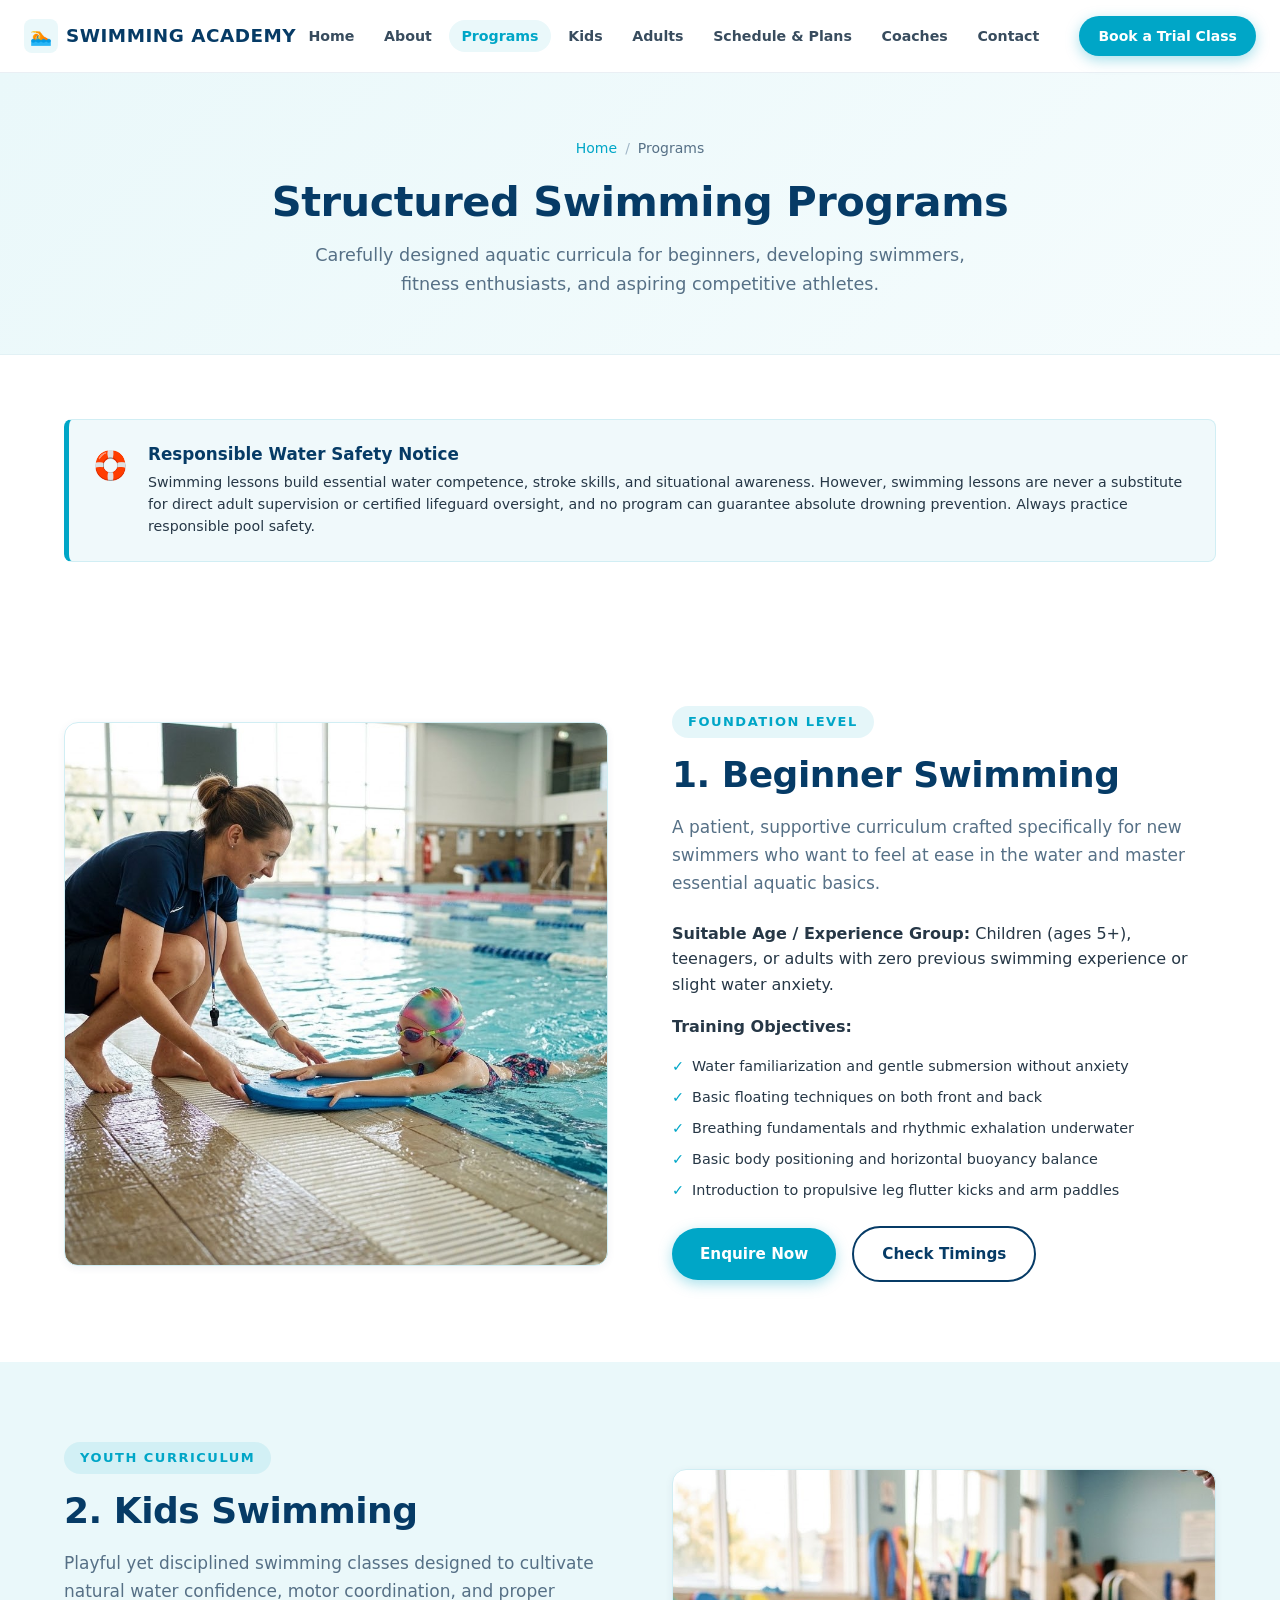
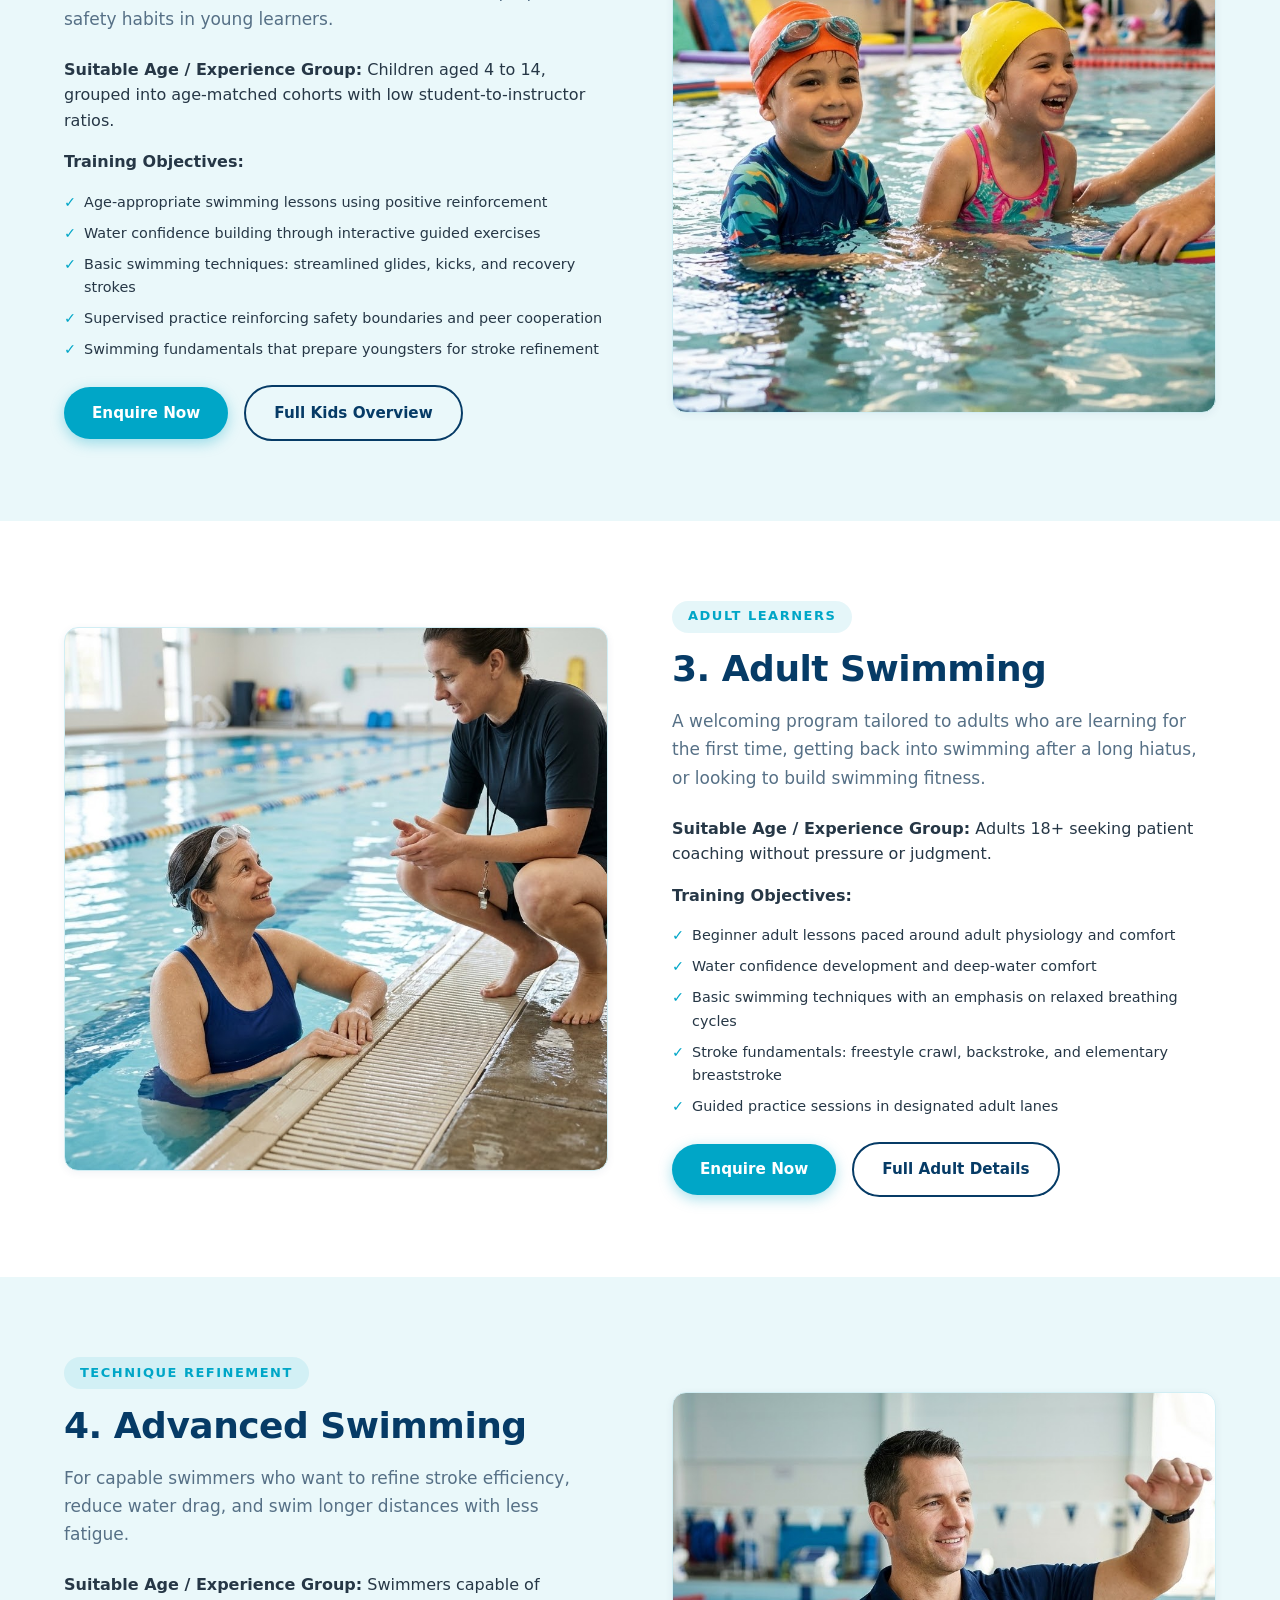
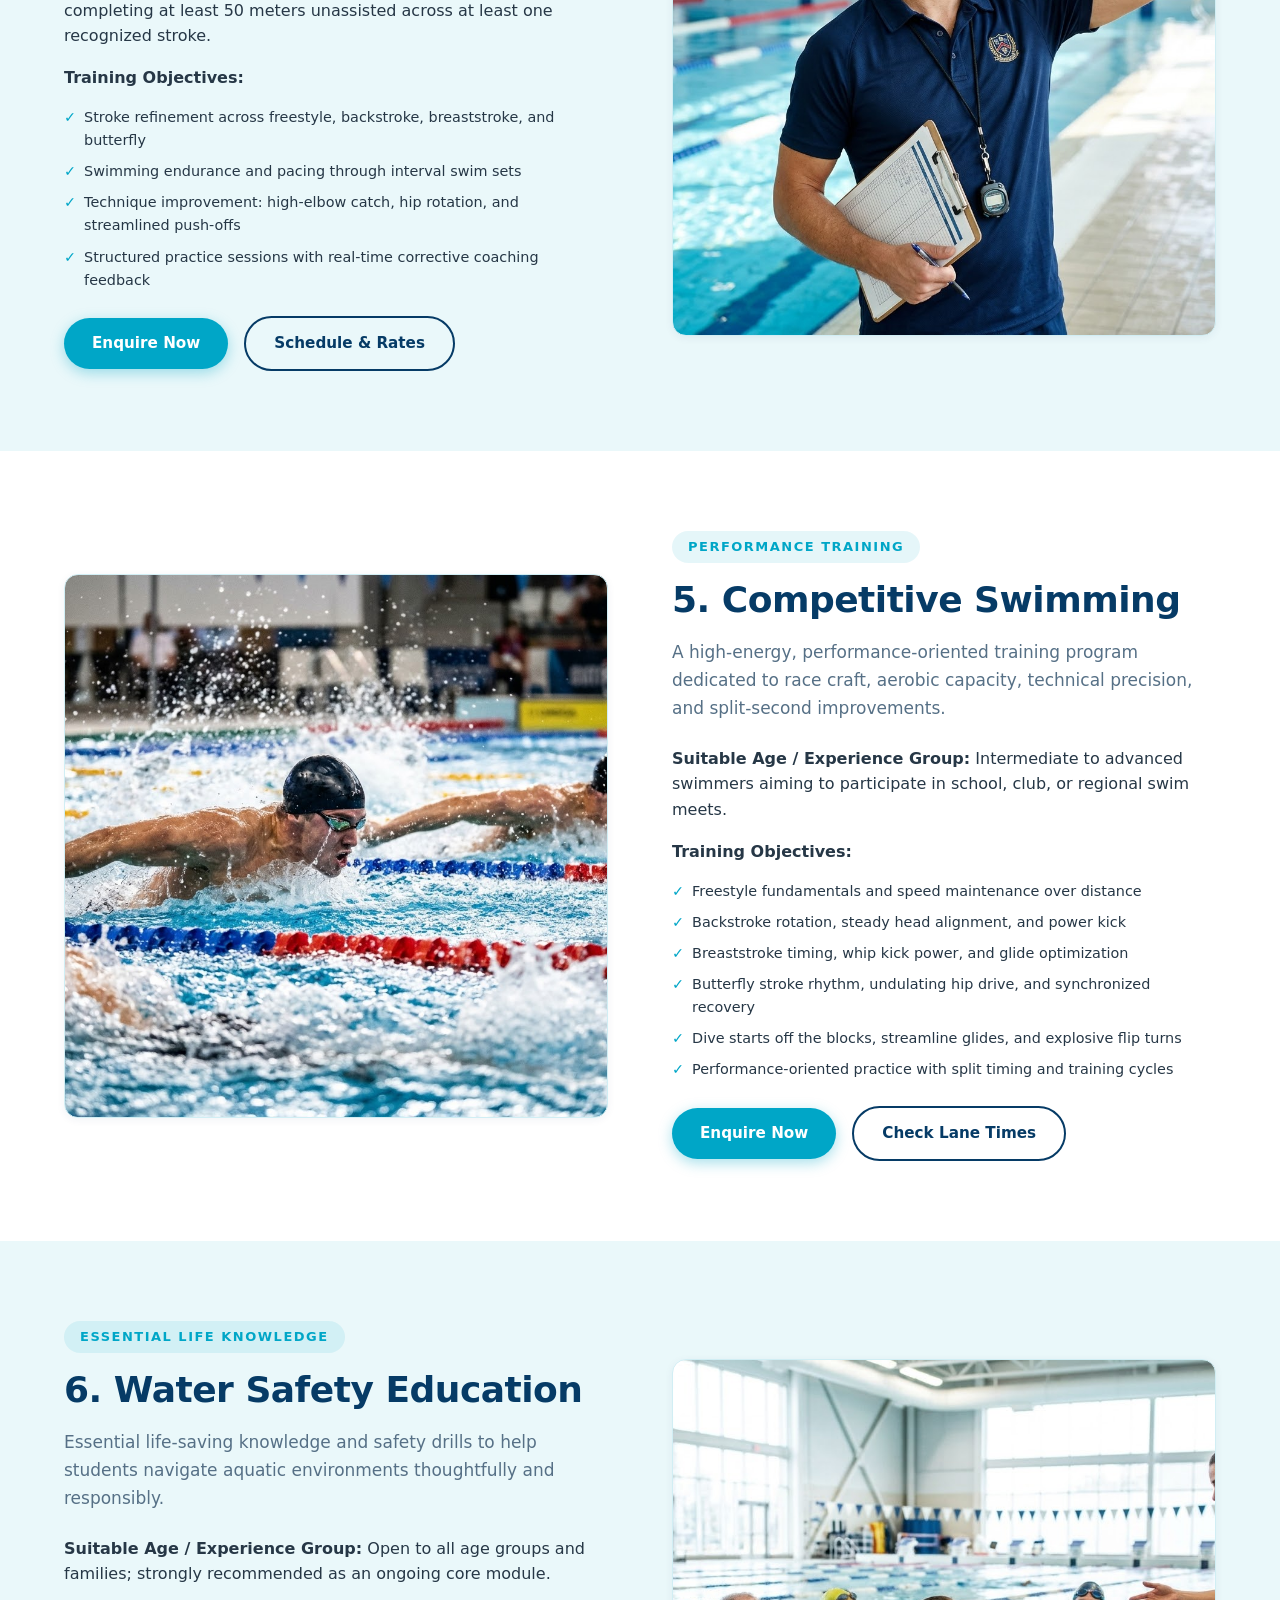
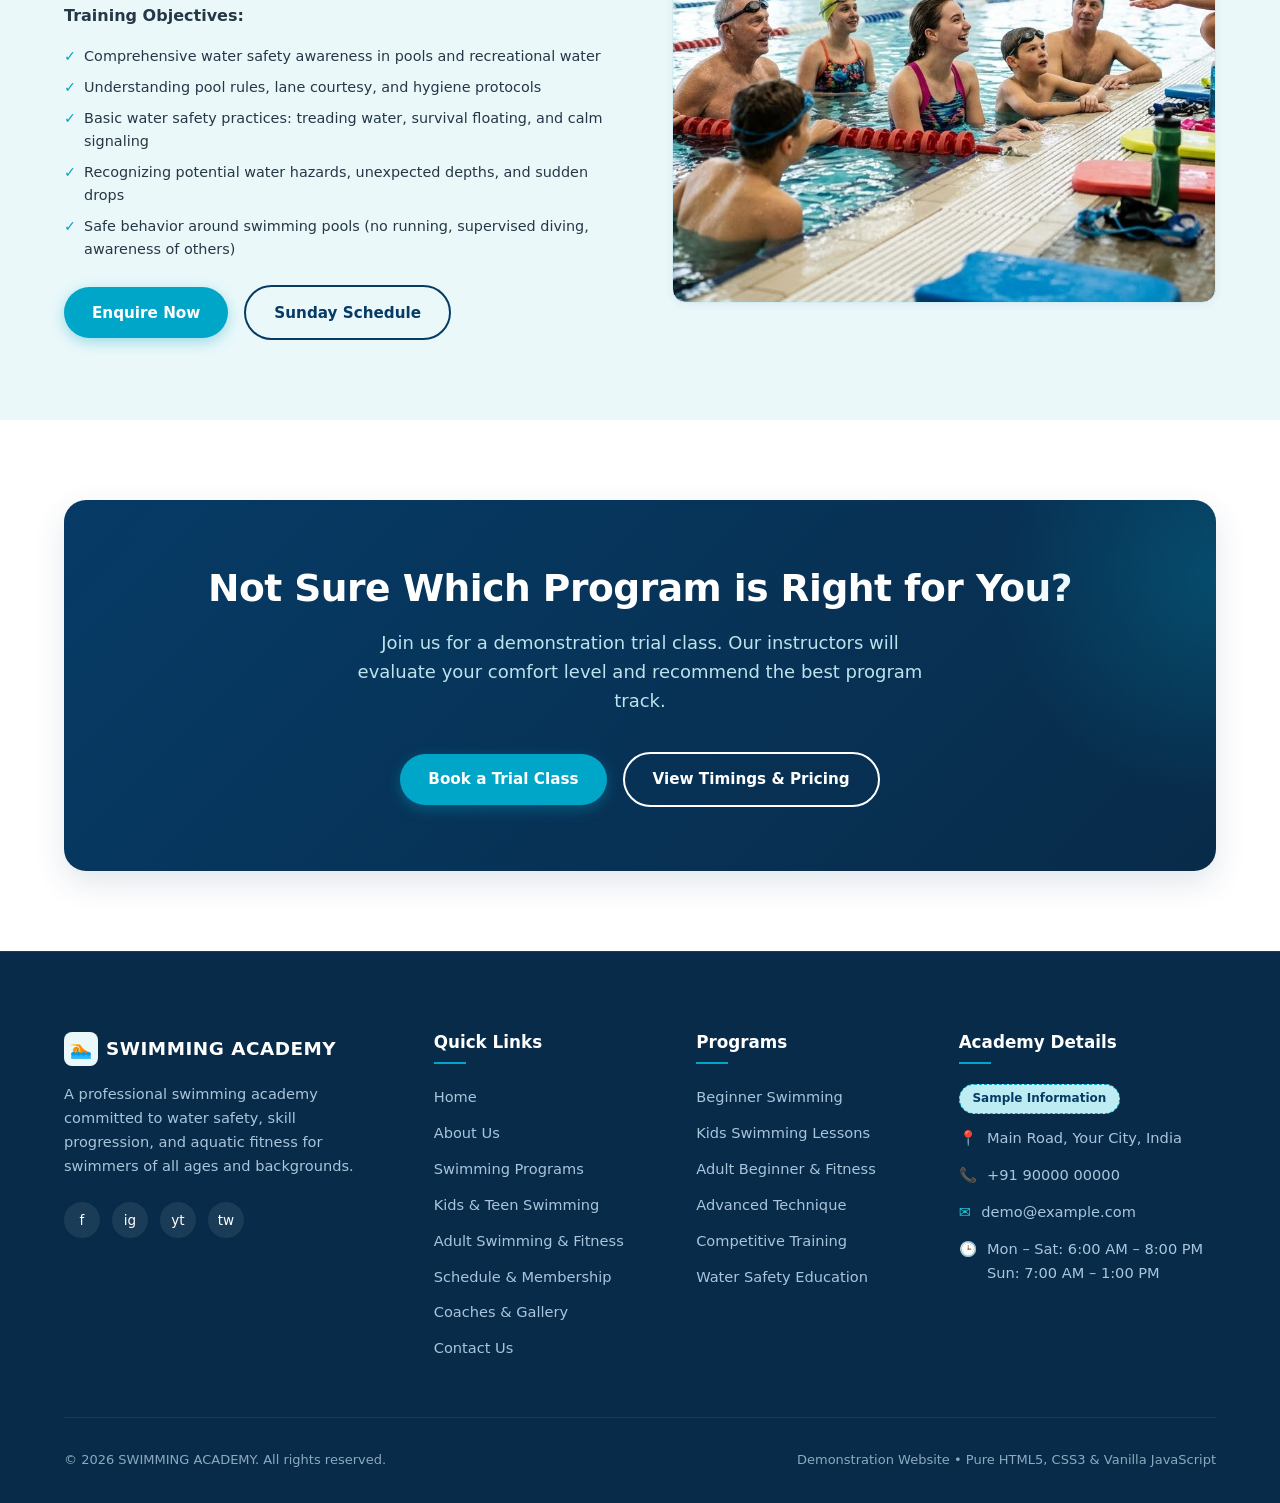
<file: programs.html>
<!DOCTYPE html>
<html lang="en">
<head>
  <meta charset="UTF-8">
  <meta name="viewport" content="width=device-width, initial-scale=1.0">
  <title>Swimming Programs | SWIMMING ACADEMY - Beginner to Advanced</title>
  <meta name="description" content="Explore structured swimming programs at SWIMMING ACADEMY: Beginner swimming, kids classes, adult lessons, stroke refinement, competitive practice, and water safety education.">
  <link rel="stylesheet" href="css/style.css">
</head>
<body>

  <!-- =========================================================================
       GLOBAL HEADER & NAVIGATION
       ========================================================================= -->
  <header class="site-header" id="top">
    <div class="container header-container">
      <a href="index.html" class="brand-logo" aria-label="SWIMMING ACADEMY Homepage">
        <span class="brand-logo-icon">🏊</span>
        <span>SWIMMING ACADEMY</span>
      </a>

      <!-- Mobile Navigation Hamburger Button -->
      <button class="mobile-nav-toggle" aria-label="Toggle navigation menu" aria-expanded="false">
        <span class="hamburger-line"></span>
        <span class="hamburger-line"></span>
        <span class="hamburger-line"></span>
      </button>

      <!-- Main Navigation Menu -->
      <nav class="main-nav" aria-label="Main navigation">
        <ul class="nav-list">
          <li><a href="index.html" class="nav-link">Home</a></li>
          <li><a href="about.html" class="nav-link">About</a></li>
          <li><a href="programs.html" class="nav-link active">Programs</a></li>
          <li><a href="kids-swimming.html" class="nav-link">Kids</a></li>
          <li><a href="adult-swimming.html" class="nav-link">Adults</a></li>
          <li><a href="schedule-membership.html" class="nav-link">Schedule & Plans</a></li>
          <li><a href="coaches-gallery.html" class="nav-link">Coaches</a></li>
          <li><a href="contact.html" class="nav-link">Contact</a></li>
        </ul>
        <div class="nav-cta">
          <a href="contact.html#trial-form" class="btn btn-primary btn-sm">Book a Trial Class</a>
        </div>
      </nav>
    </div>
  </header>

  <!-- =========================================================================
       PAGE HERO
       ========================================================================= -->
  <section class="page-hero">
    <div class="container">
      <nav class="breadcrumb" aria-label="Breadcrumb">
        <a href="index.html">Home</a>
        <span class="separator">/</span>
        <span>Programs</span>
      </nav>
      <h1 class="page-hero-title">Structured Swimming Programs</h1>
      <p class="page-hero-lead">
        Carefully designed aquatic curricula for beginners, developing swimmers, fitness enthusiasts, and aspiring competitive athletes.
      </p>
    </div>
  </section>

  <!-- =========================================================================
       RESPONSIBLE WATER SAFETY DISCLAIMER NOTICE
       ========================================================================= -->
  <section class="section" style="padding-top: 2rem; padding-bottom: 2rem;">
    <div class="container">
      <div class="safety-notice-box">
        <div class="safety-icon">🛟</div>
        <div>
          <h4>Responsible Water Safety Notice</h4>
          <p>
            Swimming lessons build essential water competence, stroke skills, and situational awareness. However, swimming lessons are never a substitute for direct adult supervision or certified lifeguard oversight, and no program can guarantee absolute drowning prevention. Always practice responsible pool safety.
          </p>
        </div>
      </div>
    </div>
  </section>

  <!-- =========================================================================
       PROGRAM 1: BEGINNER SWIMMING
       ========================================================================= -->
  <section class="section" id="beginner">
    <div class="container">
      <div class="split-layout">
        <div>
          <div class="image-placeholder swimming-training ratio-square" role="img" aria-label="Swimming students practicing under professional instructor supervision"></div>
        </div>

        <div>
          <span class="section-tag">Foundation Level</span>
          <h2 class="section-title">1. Beginner Swimming</h2>
          <p class="section-description">
            A patient, supportive curriculum crafted specifically for new swimmers who want to feel at ease in the water and master essential aquatic basics.
          </p>

          <div style="margin: 1.5rem 0;">
            <p><strong>Suitable Age / Experience Group:</strong> Children (ages 5+), teenagers, or adults with zero previous swimming experience or slight water anxiety.</p>
            <p><strong>Training Objectives:</strong></p>
            <ul class="program-features">
              <li>Water familiarization and gentle submersion without anxiety</li>
              <li>Basic floating techniques on both front and back</li>
              <li>Breathing fundamentals and rhythmic exhalation underwater</li>
              <li>Basic body positioning and horizontal buoyancy balance</li>
              <li>Introduction to propulsive leg flutter kicks and arm paddles</li>
            </ul>
          </div>

          <div class="btn-group">
            <a href="contact.html?plan=Beginner%20Swimming#trial-form" class="btn btn-primary">Enquire Now</a>
            <a href="schedule-membership.html" class="btn btn-outline">Check Timings</a>
          </div>
        </div>
      </div>
    </div>
  </section>

  <!-- =========================================================================
       PROGRAM 2: KIDS SWIMMING
       ========================================================================= -->
  <section class="section section-bg-light" id="kids">
    <div class="container">
      <div class="split-layout reversed">
        <div>
          <div class="image-placeholder swimming-kids ratio-square" role="img" aria-label="Children learning swimming in a supervised, age-appropriate swimming class"></div>
        </div>

        <div>
          <span class="section-tag">Youth Curriculum</span>
          <h2 class="section-title">2. Kids Swimming</h2>
          <p class="section-description">
            Playful yet disciplined swimming classes designed to cultivate natural water confidence, motor coordination, and proper safety habits in young learners.
          </p>

          <div style="margin: 1.5rem 0;">
            <p><strong>Suitable Age / Experience Group:</strong> Children aged 4 to 14, grouped into age-matched cohorts with low student-to-instructor ratios.</p>
            <p><strong>Training Objectives:</strong></p>
            <ul class="program-features">
              <li>Age-appropriate swimming lessons using positive reinforcement</li>
              <li>Water confidence building through interactive guided exercises</li>
              <li>Basic swimming techniques: streamlined glides, kicks, and recovery strokes</li>
              <li>Supervised practice reinforcing safety boundaries and peer cooperation</li>
              <li>Swimming fundamentals that prepare youngsters for stroke refinement</li>
            </ul>
          </div>

          <div class="btn-group">
            <a href="contact.html?plan=Kids%20Swimming#trial-form" class="btn btn-primary">Enquire Now</a>
            <a href="kids-swimming.html" class="btn btn-outline">Full Kids Overview</a>
          </div>
        </div>
      </div>
    </div>
  </section>

  <!-- =========================================================================
       PROGRAM 3: ADULT SWIMMING
       ========================================================================= -->
  <section class="section" id="adult">
    <div class="container">
      <div class="split-layout">
        <div>
          <div class="image-placeholder swimming-adults ratio-square" role="img" aria-label="Adults participating in a swimming lesson in a clean swimming pool"></div>
        </div>

        <div>
          <span class="section-tag">Adult Learners</span>
          <h2 class="section-title">3. Adult Swimming</h2>
          <p class="section-description">
            A welcoming program tailored to adults who are learning for the first time, getting back into swimming after a long hiatus, or looking to build swimming fitness.
          </p>

          <div style="margin: 1.5rem 0;">
            <p><strong>Suitable Age / Experience Group:</strong> Adults 18+ seeking patient coaching without pressure or judgment.</p>
            <p><strong>Training Objectives:</strong></p>
            <ul class="program-features">
              <li>Beginner adult lessons paced around adult physiology and comfort</li>
              <li>Water confidence development and deep-water comfort</li>
              <li>Basic swimming techniques with an emphasis on relaxed breathing cycles</li>
              <li>Stroke fundamentals: freestyle crawl, backstroke, and elementary breaststroke</li>
              <li>Guided practice sessions in designated adult lanes</li>
            </ul>
          </div>

          <div class="btn-group">
            <a href="contact.html?plan=Adult%20Swimming#trial-form" class="btn btn-primary">Enquire Now</a>
            <a href="adult-swimming.html" class="btn btn-outline">Full Adult Details</a>
          </div>
        </div>
      </div>
    </div>
  </section>

  <!-- =========================================================================
       PROGRAM 4: ADVANCED SWIMMING
       ========================================================================= -->
  <section class="section section-bg-light" id="advanced">
    <div class="container">
      <div class="split-layout reversed">
        <div>
          <div class="image-placeholder swimming-instructor ratio-square" role="img" aria-label="Professional swimming coach demonstrating swimming techniques beside a pool"></div>
        </div>

        <div>
          <span class="section-tag">Technique Refinement</span>
          <h2 class="section-title">4. Advanced Swimming</h2>
          <p class="section-description">
            For capable swimmers who want to refine stroke efficiency, reduce water drag, and swim longer distances with less fatigue.
          </p>

          <div style="margin: 1.5rem 0;">
            <p><strong>Suitable Age / Experience Group:</strong> Swimmers capable of completing at least 50 meters unassisted across at least one recognized stroke.</p>
            <p><strong>Training Objectives:</strong></p>
            <ul class="program-features">
              <li>Stroke refinement across freestyle, backstroke, breaststroke, and butterfly</li>
              <li>Swimming endurance and pacing through interval swim sets</li>
              <li>Technique improvement: high-elbow catch, hip rotation, and streamlined push-offs</li>
              <li>Structured practice sessions with real-time corrective coaching feedback</li>
            </ul>
          </div>

          <div class="btn-group">
            <a href="contact.html?plan=Advanced%20Swimming#trial-form" class="btn btn-primary">Enquire Now</a>
            <a href="schedule-membership.html" class="btn btn-outline">Schedule & Rates</a>
          </div>
        </div>
      </div>
    </div>
  </section>

  <!-- =========================================================================
       PROGRAM 5: COMPETITIVE SWIMMING
       ========================================================================= -->
  <section class="section" id="competitive">
    <div class="container">
      <div class="split-layout">
        <div>
          <div class="image-placeholder swimming-competition ratio-square" role="img" aria-label="Swimmers practicing competitive swimming techniques in a swimming lane"></div>
        </div>

        <div>
          <span class="section-tag">Performance Training</span>
          <h2 class="section-title">5. Competitive Swimming</h2>
          <p class="section-description">
            A high-energy, performance-oriented training program dedicated to race craft, aerobic capacity, technical precision, and split-second improvements.
          </p>

          <div style="margin: 1.5rem 0;">
            <p><strong>Suitable Age / Experience Group:</strong> Intermediate to advanced swimmers aiming to participate in school, club, or regional swim meets.</p>
            <p><strong>Training Objectives:</strong></p>
            <ul class="program-features">
              <li>Freestyle fundamentals and speed maintenance over distance</li>
              <li>Backstroke rotation, steady head alignment, and power kick</li>
              <li>Breaststroke timing, whip kick power, and glide optimization</li>
              <li>Butterfly stroke rhythm, undulating hip drive, and synchronized recovery</li>
              <li>Dive starts off the blocks, streamline glides, and explosive flip turns</li>
              <li>Performance-oriented practice with split timing and training cycles</li>
            </ul>
          </div>

          <div class="btn-group">
            <a href="contact.html?plan=Competitive%20Swimming#trial-form" class="btn btn-primary">Enquire Now</a>
            <a href="schedule-membership.html" class="btn btn-outline">Check Lane Times</a>
          </div>
        </div>
      </div>
    </div>
  </section>

  <!-- =========================================================================
       PROGRAM 6: WATER SAFETY EDUCATION
       ========================================================================= -->
  <section class="section section-bg-light" id="safety">
    <div class="container">
      <div class="split-layout reversed">
        <div>
          <div class="image-placeholder swimming-group ratio-square" role="img" aria-label="Group of swimming students participating in an academy training session"></div>
        </div>

        <div>
          <span class="section-tag">Essential Life Knowledge</span>
          <h2 class="section-title">6. Water Safety Education</h2>
          <p class="section-description">
            Essential life-saving knowledge and safety drills to help students navigate aquatic environments thoughtfully and responsibly.
          </p>

          <div style="margin: 1.5rem 0;">
            <p><strong>Suitable Age / Experience Group:</strong> Open to all age groups and families; strongly recommended as an ongoing core module.</p>
            <p><strong>Training Objectives:</strong></p>
            <ul class="program-features">
              <li>Comprehensive water safety awareness in pools and recreational water</li>
              <li>Understanding pool rules, lane courtesy, and hygiene protocols</li>
              <li>Basic water safety practices: treading water, survival floating, and calm signaling</li>
              <li>Recognizing potential water hazards, unexpected depths, and sudden drops</li>
              <li>Safe behavior around swimming pools (no running, supervised diving, awareness of others)</li>
            </ul>
          </div>

          <div class="btn-group">
            <a href="contact.html?plan=Water%20Safety#trial-form" class="btn btn-primary">Enquire Now</a>
            <a href="schedule-membership.html" class="btn btn-outline">Sunday Schedule</a>
          </div>
        </div>
      </div>
    </div>
  </section>

  <!-- =========================================================================
       CALL TO ACTION
       ========================================================================= -->
  <section class="section">
    <div class="container">
      <div class="cta-banner">
        <h2 class="cta-title">Not Sure Which Program is Right for You?</h2>
        <p class="cta-lead">
          Join us for a demonstration trial class. Our instructors will evaluate your comfort level and recommend the best program track.
        </p>
        <div class="btn-group" style="justify-content: center;">
          <a href="contact.html#trial-form" class="btn btn-primary">Book a Trial Class</a>
          <a href="schedule-membership.html" class="btn btn-outline-white">View Timings & Pricing</a>
        </div>
      </div>
    </div>
  </section>

  <!-- =========================================================================
       GLOBAL FOOTER
       ========================================================================= -->
  <footer class="site-footer">
    <div class="container">
      <div class="footer-grid">
        <div class="footer-col">
          <a href="index.html" class="brand-logo" style="color: #FFFFFF;">
            <span class="brand-logo-icon">🏊</span>
            <span>SWIMMING ACADEMY</span>
          </a>
          <p class="footer-text">
            A professional swimming academy committed to water safety, skill progression, and aquatic fitness for swimmers of all ages and backgrounds.
          </p>
          <div class="social-links" aria-label="Social media links">
            <a href="#" class="social-btn" aria-label="Facebook">f</a>
            <a href="#" class="social-btn" aria-label="Instagram">ig</a>
            <a href="#" class="social-btn" aria-label="YouTube">yt</a>
            <a href="#" class="social-btn" aria-label="Twitter">tw</a>
          </div>
        </div>

        <div class="footer-col">
          <h4 class="footer-heading">Quick Links</h4>
          <ul class="footer-links">
            <li><a href="index.html">Home</a></li>
            <li><a href="about.html">About Us</a></li>
            <li><a href="programs.html">Swimming Programs</a></li>
            <li><a href="kids-swimming.html">Kids & Teen Swimming</a></li>
            <li><a href="adult-swimming.html">Adult Swimming & Fitness</a></li>
            <li><a href="schedule-membership.html">Schedule & Membership</a></li>
            <li><a href="coaches-gallery.html">Coaches & Gallery</a></li>
            <li><a href="contact.html">Contact Us</a></li>
          </ul>
        </div>

        <div class="footer-col">
          <h4 class="footer-heading">Programs</h4>
          <ul class="footer-links">
            <li><a href="programs.html#beginner">Beginner Swimming</a></li>
            <li><a href="kids-swimming.html">Kids Swimming Lessons</a></li>
            <li><a href="adult-swimming.html">Adult Beginner & Fitness</a></li>
            <li><a href="programs.html#advanced">Advanced Technique</a></li>
            <li><a href="programs.html#competitive">Competitive Training</a></li>
            <li><a href="programs.html#safety">Water Safety Education</a></li>
          </ul>
        </div>

        <div class="footer-col">
          <h4 class="footer-heading">Academy Details</h4>
          <div class="demo-badge" style="color: #063B66; background: #BDEDF3; margin-bottom: 0.75rem;">Sample Information</div>
          <div class="footer-contact-list">
            <div class="footer-contact-item">
              <span class="footer-contact-icon">📍</span>
              <span>Main Road, Your City, India</span>
            </div>
            <div class="footer-contact-item">
              <span class="footer-contact-icon">📞</span>
              <span>+91 90000 00000</span>
            </div>
            <div class="footer-contact-item">
              <span class="footer-contact-icon">✉️</span>
              <span>demo@example.com</span>
            </div>
            <div class="footer-contact-item">
              <span class="footer-contact-icon">🕒</span>
              <span>Mon – Sat: 6:00 AM – 8:00 PM<br>Sun: 7:00 AM – 1:00 PM</span>
            </div>
          </div>
        </div>
      </div>

      <div class="footer-bottom">
        <div>
          &copy; <span class="current-year">2026</span> SWIMMING ACADEMY. All rights reserved.
        </div>
        <div>
          <span>Demonstration Website • Pure HTML5, CSS3 &amp; Vanilla JavaScript</span>
        </div>
      </div>
    </div>
  </footer>

  <script src="js/script.js"></script>
</body>
</html>
</file>
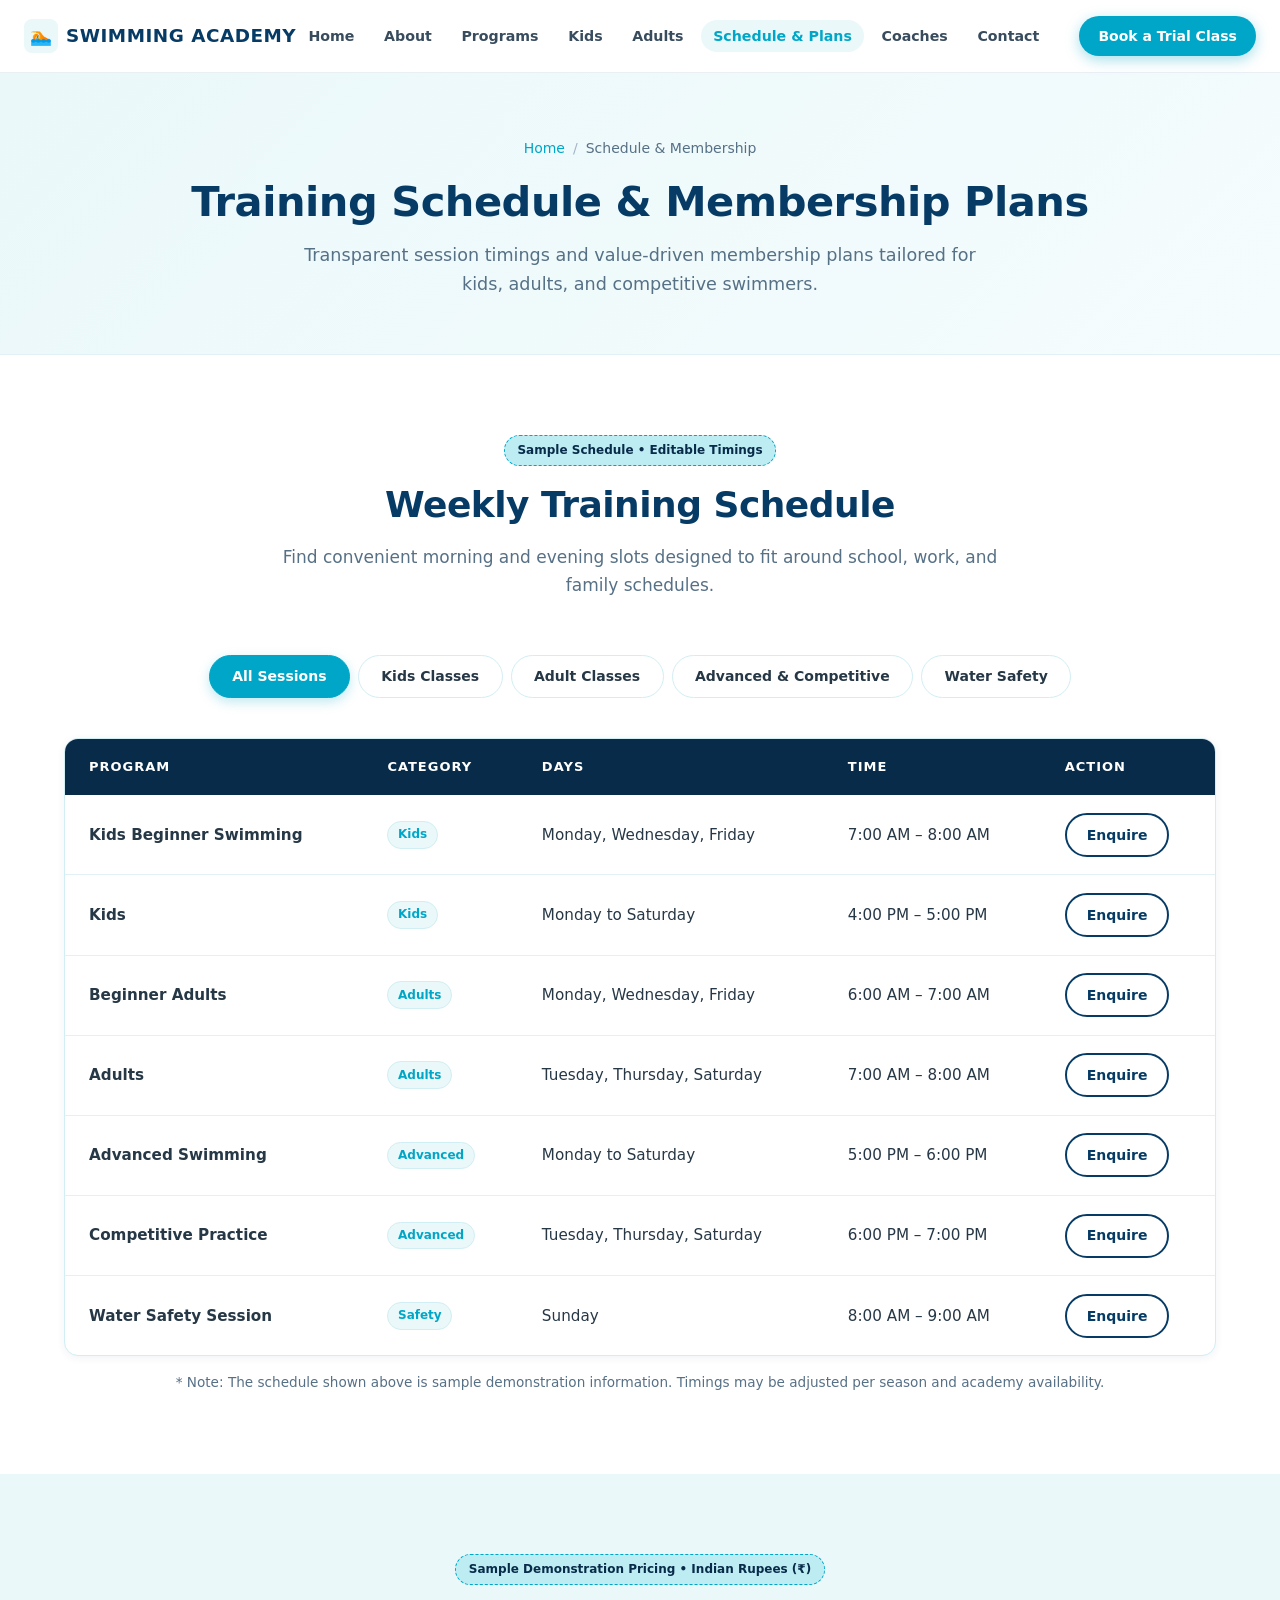
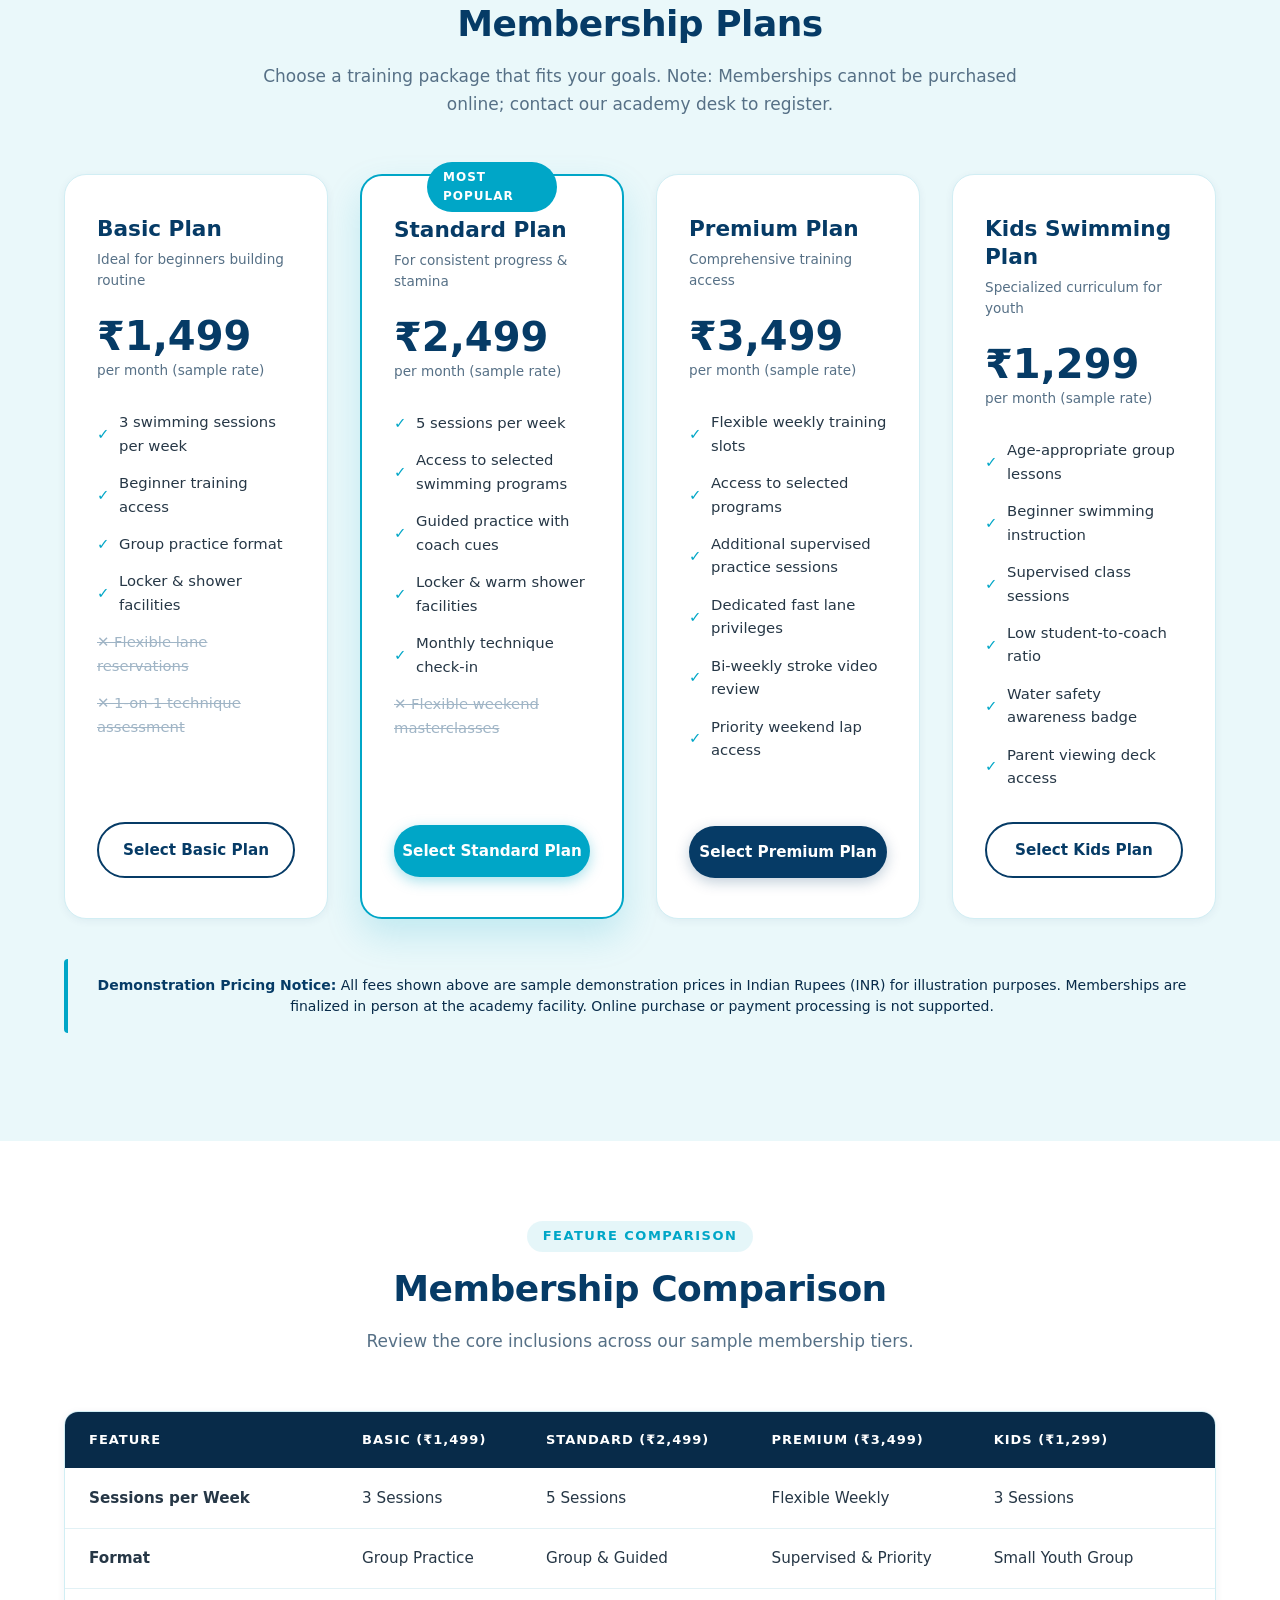
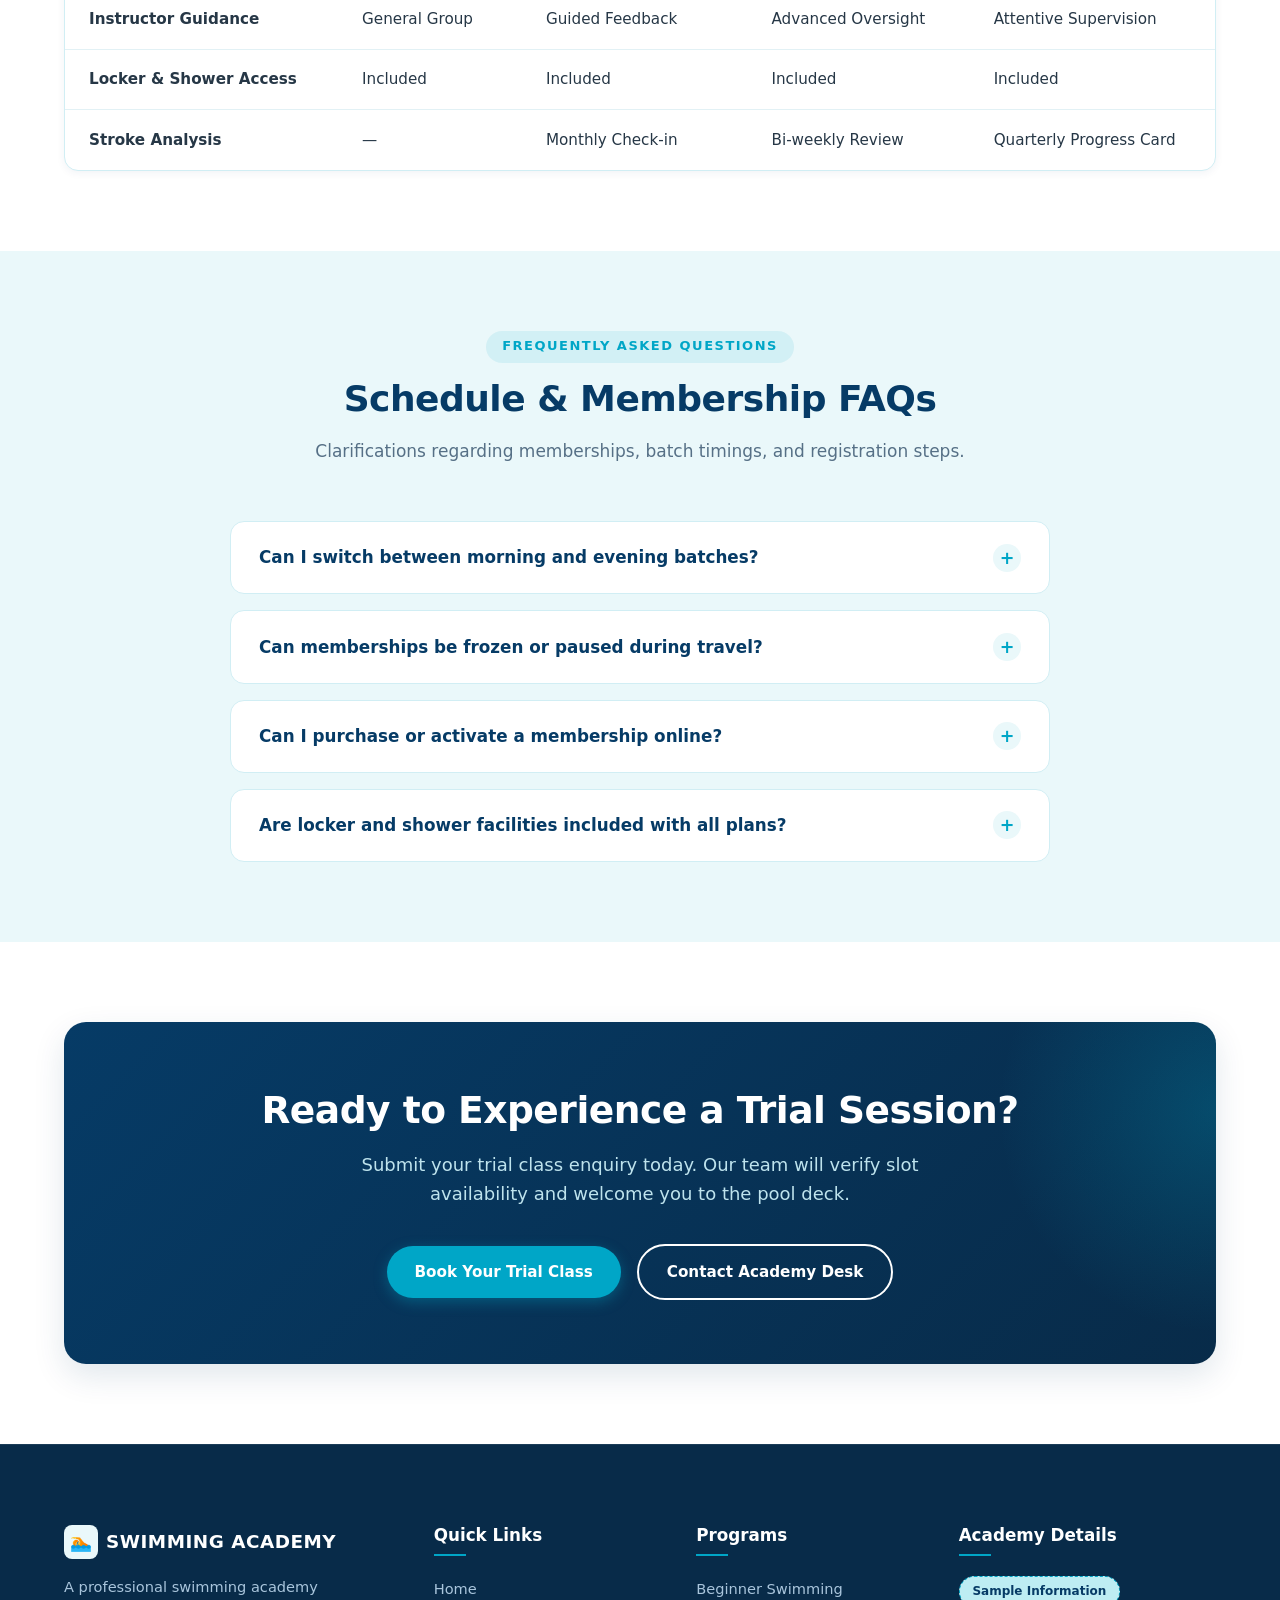
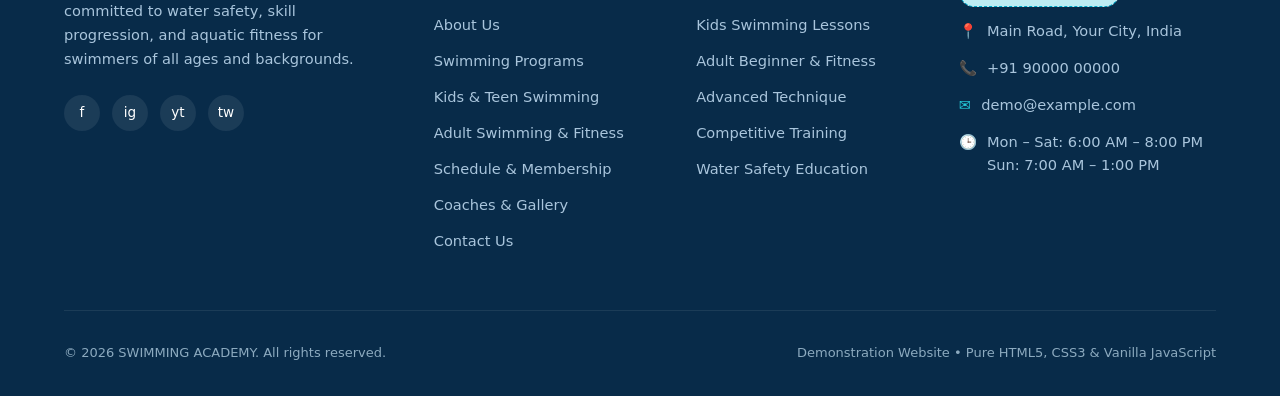
<file: schedule-membership.html>
<!DOCTYPE html>
<html lang="en">
<head>
  <meta charset="UTF-8">
  <meta name="viewport" content="width=device-width, initial-scale=1.0">
  <title>Training Schedule & Membership Plans | SWIMMING ACADEMY</title>
  <meta name="description" content="View weekly swimming training schedules and transparent sample membership pricing in Indian Rupees (INR) at SWIMMING ACADEMY.">
  <link rel="stylesheet" href="css/style.css">
</head>
<body>

  <!-- =========================================================================
       GLOBAL HEADER & NAVIGATION
       ========================================================================= -->
  <header class="site-header" id="top">
    <div class="container header-container">
      <a href="index.html" class="brand-logo" aria-label="SWIMMING ACADEMY Homepage">
        <span class="brand-logo-icon">🏊</span>
        <span>SWIMMING ACADEMY</span>
      </a>

      <!-- Mobile Navigation Hamburger Button -->
      <button class="mobile-nav-toggle" aria-label="Toggle navigation menu" aria-expanded="false">
        <span class="hamburger-line"></span>
        <span class="hamburger-line"></span>
        <span class="hamburger-line"></span>
      </button>

      <!-- Main Navigation Menu -->
      <nav class="main-nav" aria-label="Main navigation">
        <ul class="nav-list">
          <li><a href="index.html" class="nav-link">Home</a></li>
          <li><a href="about.html" class="nav-link">About</a></li>
          <li><a href="programs.html" class="nav-link">Programs</a></li>
          <li><a href="kids-swimming.html" class="nav-link">Kids</a></li>
          <li><a href="adult-swimming.html" class="nav-link">Adults</a></li>
          <li><a href="schedule-membership.html" class="nav-link active">Schedule & Plans</a></li>
          <li><a href="coaches-gallery.html" class="nav-link">Coaches</a></li>
          <li><a href="contact.html" class="nav-link">Contact</a></li>
        </ul>
        <div class="nav-cta">
          <a href="contact.html#trial-form" class="btn btn-primary btn-sm">Book a Trial Class</a>
        </div>
      </nav>
    </div>
  </header>

  <!-- =========================================================================
       PAGE HERO
       ========================================================================= -->
  <section class="page-hero">
    <div class="container">
      <nav class="breadcrumb" aria-label="Breadcrumb">
        <a href="index.html">Home</a>
        <span class="separator">/</span>
        <span>Schedule &amp; Membership</span>
      </nav>
      <h1 class="page-hero-title">Training Schedule &amp; Membership Plans</h1>
      <p class="page-hero-lead">
        Transparent session timings and value-driven membership plans tailored for kids, adults, and competitive swimmers.
      </p>
    </div>
  </section>

  <!-- =========================================================================
       SECTION A: WEEKLY TRAINING SCHEDULE
       ========================================================================= -->
  <section class="section" id="schedule">
    <div class="container">
      <div class="section-header">
        <div class="demo-badge">Sample Schedule • Editable Timings</div>
        <h2 class="section-title">Weekly Training Schedule</h2>
        <p class="section-description">
          Find convenient morning and evening slots designed to fit around school, work, and family schedules.
        </p>
      </div>

      <!-- Schedule Category Filter Tabs -->
      <div class="filter-tabs">
        <button class="filter-btn schedule-filter-btn active" data-filter="all">All Sessions</button>
        <button class="filter-btn schedule-filter-btn" data-filter="kids">Kids Classes</button>
        <button class="filter-btn schedule-filter-btn" data-filter="adults">Adult Classes</button>
        <button class="filter-btn schedule-filter-btn" data-filter="advanced">Advanced &amp; Competitive</button>
        <button class="filter-btn schedule-filter-btn" data-filter="safety">Water Safety</button>
      </div>

      <!-- Schedule Table -->
      <div class="schedule-table-wrapper">
        <table class="schedule-table" aria-label="Weekly Swimming Training Schedule">
          <thead>
            <tr>
              <th scope="col">Program</th>
              <th scope="col">Category</th>
              <th scope="col">Days</th>
              <th scope="col">Time</th>
              <th scope="col">Action</th>
            </tr>
          </thead>
          <tbody>
            <tr data-category="kids">
              <td><strong>Kids Beginner Swimming</strong></td>
              <td><span class="schedule-tag">Kids</span></td>
              <td>Monday, Wednesday, Friday</td>
              <td>7:00 AM – 8:00 AM</td>
              <td><a href="contact.html?plan=Kids%20Beginner#trial-form" class="btn btn-outline btn-sm">Enquire</a></td>
            </tr>
            <tr data-category="kids">
              <td><strong>Kids</strong></td>
              <td><span class="schedule-tag">Kids</span></td>
              <td>Monday to Saturday</td>
              <td>4:00 PM – 5:00 PM</td>
              <td><a href="contact.html?plan=Kids%20Swimming#trial-form" class="btn btn-outline btn-sm">Enquire</a></td>
            </tr>
            <tr data-category="adults">
              <td><strong>Beginner Adults</strong></td>
              <td><span class="schedule-tag">Adults</span></td>
              <td>Monday, Wednesday, Friday</td>
              <td>6:00 AM – 7:00 AM</td>
              <td><a href="contact.html?plan=Beginner%20Adults#trial-form" class="btn btn-outline btn-sm">Enquire</a></td>
            </tr>
            <tr data-category="adults">
              <td><strong>Adults</strong></td>
              <td><span class="schedule-tag">Adults</span></td>
              <td>Tuesday, Thursday, Saturday</td>
              <td>7:00 AM – 8:00 AM</td>
              <td><a href="contact.html?plan=Adult%20Swimming#trial-form" class="btn btn-outline btn-sm">Enquire</a></td>
            </tr>
            <tr data-category="advanced">
              <td><strong>Advanced Swimming</strong></td>
              <td><span class="schedule-tag">Advanced</span></td>
              <td>Monday to Saturday</td>
              <td>5:00 PM – 6:00 PM</td>
              <td><a href="contact.html?plan=Advanced%20Swimming#trial-form" class="btn btn-outline btn-sm">Enquire</a></td>
            </tr>
            <tr data-category="advanced">
              <td><strong>Competitive Practice</strong></td>
              <td><span class="schedule-tag">Advanced</span></td>
              <td>Tuesday, Thursday, Saturday</td>
              <td>6:00 PM – 7:00 PM</td>
              <td><a href="contact.html?plan=Competitive%20Practice#trial-form" class="btn btn-outline btn-sm">Enquire</a></td>
            </tr>
            <tr data-category="safety">
              <td><strong>Water Safety Session</strong></td>
              <td><span class="schedule-tag">Safety</span></td>
              <td>Sunday</td>
              <td>8:00 AM – 9:00 AM</td>
              <td><a href="contact.html?plan=Water%20Safety#trial-form" class="btn btn-outline btn-sm">Enquire</a></td>
            </tr>
          </tbody>
        </table>
      </div>
      <p style="font-size: 0.85rem; color: var(--color-text-muted); margin-top: 1rem; text-align: center;">
        * Note: The schedule shown above is sample demonstration information. Timings may be adjusted per season and academy availability.
      </p>
    </div>
  </section>

  <!-- =========================================================================
       SECTION B: MEMBERSHIP PLANS (INDIAN RUPEE PRICING)
       ========================================================================= -->
  <section class="section section-bg-light" id="membership">
    <div class="container">
      <div class="section-header">
        <div class="demo-badge">Sample Demonstration Pricing • Indian Rupees (₹)</div>
        <h2 class="section-title">Membership Plans</h2>
        <p class="section-description">
          Choose a training package that fits your goals. Note: Memberships cannot be purchased online; contact our academy desk to register.
        </p>
      </div>

      <div class="pricing-grid">
        <!-- Plan 1: Basic Plan -->
        <div class="pricing-card">
          <h3 class="pricing-title">Basic Plan</h3>
          <p class="pricing-subtitle">Ideal for beginners building routine</p>
          <div class="pricing-price">₹1,499</div>
          <span class="pricing-period">per month (sample rate)</span>
          <ul class="pricing-features">
            <li><span class="check-icon">✓</span> 3 swimming sessions per week</li>
            <li><span class="check-icon">✓</span> Beginner training access</li>
            <li><span class="check-icon">✓</span> Group practice format</li>
            <li><span class="check-icon">✓</span> Locker &amp; shower facilities</li>
            <li class="unavailable">✕ Flexible lane reservations</li>
            <li class="unavailable">✕ 1-on-1 technique assessment</li>
          </ul>
          <a href="contact.html?plan=Basic%20Plan#trial-form" class="btn btn-outline pricing-select-btn" style="width: 100%;">Select Basic Plan</a>
        </div>

        <!-- Plan 2: Standard Plan -->
        <div class="pricing-card popular">
          <div class="pricing-badge">Most Popular</div>
          <h3 class="pricing-title">Standard Plan</h3>
          <p class="pricing-subtitle">For consistent progress &amp; stamina</p>
          <div class="pricing-price">₹2,499</div>
          <span class="pricing-period">per month (sample rate)</span>
          <ul class="pricing-features">
            <li><span class="check-icon">✓</span> 5 sessions per week</li>
            <li><span class="check-icon">✓</span> Access to selected swimming programs</li>
            <li><span class="check-icon">✓</span> Guided practice with coach cues</li>
            <li><span class="check-icon">✓</span> Locker &amp; warm shower facilities</li>
            <li><span class="check-icon">✓</span> Monthly technique check-in</li>
            <li class="unavailable">✕ Flexible weekend masterclasses</li>
          </ul>
          <a href="contact.html?plan=Standard%20Plan#trial-form" class="btn btn-primary pricing-select-btn" style="width: 100%;">Select Standard Plan</a>
        </div>

        <!-- Plan 3: Premium Plan -->
        <div class="pricing-card">
          <h3 class="pricing-title">Premium Plan</h3>
          <p class="pricing-subtitle">Comprehensive training access</p>
          <div class="pricing-price">₹3,499</div>
          <span class="pricing-period">per month (sample rate)</span>
          <ul class="pricing-features">
            <li><span class="check-icon">✓</span> Flexible weekly training slots</li>
            <li><span class="check-icon">✓</span> Access to selected programs</li>
            <li><span class="check-icon">✓</span> Additional supervised practice sessions</li>
            <li><span class="check-icon">✓</span> Dedicated fast lane privileges</li>
            <li><span class="check-icon">✓</span> Bi-weekly stroke video review</li>
            <li><span class="check-icon">✓</span> Priority weekend lap access</li>
          </ul>
          <a href="contact.html?plan=Premium%20Plan#trial-form" class="btn btn-secondary pricing-select-btn" style="width: 100%;">Select Premium Plan</a>
        </div>

        <!-- Plan 4: Kids Swimming Plan -->
        <div class="pricing-card">
          <h3 class="pricing-title">Kids Swimming Plan</h3>
          <p class="pricing-subtitle">Specialized curriculum for youth</p>
          <div class="pricing-price">₹1,299</div>
          <span class="pricing-period">per month (sample rate)</span>
          <ul class="pricing-features">
            <li><span class="check-icon">✓</span> Age-appropriate group lessons</li>
            <li><span class="check-icon">✓</span> Beginner swimming instruction</li>
            <li><span class="check-icon">✓</span> Supervised class sessions</li>
            <li><span class="check-icon">✓</span> Low student-to-coach ratio</li>
            <li><span class="check-icon">✓</span> Water safety awareness badge</li>
            <li><span class="check-icon">✓</span> Parent viewing deck access</li>
          </ul>
          <a href="contact.html?plan=Kids%20Swimming%20Plan#trial-form" class="btn btn-outline pricing-select-btn" style="width: 100%;">Select Kids Plan</a>
        </div>
      </div>

      <div class="demo-alert" style="margin-top: 2.5rem; text-align: center;">
        <strong>Demonstration Pricing Notice:</strong> All fees shown above are sample demonstration prices in Indian Rupees (INR) for illustration purposes. Memberships are finalized in person at the academy facility. Online purchase or payment processing is not supported.
      </div>
    </div>
  </section>

  <!-- =========================================================================
       MEMBERSHIP COMPARISON TABLE
       ========================================================================= -->
  <section class="section">
    <div class="container">
      <div class="section-header">
        <span class="section-tag">Feature Comparison</span>
        <h2 class="section-title">Membership Comparison</h2>
        <p class="section-description">
          Review the core inclusions across our sample membership tiers.
        </p>
      </div>

      <div class="schedule-table-wrapper">
        <table class="schedule-table" aria-label="Membership Comparison Table">
          <thead>
            <tr>
              <th scope="col">Feature</th>
              <th scope="col">Basic (₹1,499)</th>
              <th scope="col">Standard (₹2,499)</th>
              <th scope="col">Premium (₹3,499)</th>
              <th scope="col">Kids (₹1,299)</th>
            </tr>
          </thead>
          <tbody>
            <tr>
              <td><strong>Sessions per Week</strong></td>
              <td>3 Sessions</td>
              <td>5 Sessions</td>
              <td>Flexible Weekly</td>
              <td>3 Sessions</td>
            </tr>
            <tr>
              <td><strong>Format</strong></td>
              <td>Group Practice</td>
              <td>Group &amp; Guided</td>
              <td>Supervised &amp; Priority</td>
              <td>Small Youth Group</td>
            </tr>
            <tr>
              <td><strong>Instructor Guidance</strong></td>
              <td>General Group</td>
              <td>Guided Feedback</td>
              <td>Advanced Oversight</td>
              <td>Attentive Supervision</td>
            </tr>
            <tr>
              <td><strong>Locker &amp; Shower Access</strong></td>
              <td>Included</td>
              <td>Included</td>
              <td>Included</td>
              <td>Included</td>
            </tr>
            <tr>
              <td><strong>Stroke Analysis</strong></td>
              <td>—</td>
              <td>Monthly Check-in</td>
              <td>Bi-weekly Review</td>
              <td>Quarterly Progress Card</td>
            </tr>
          </tbody>
        </table>
      </div>
    </div>
  </section>

  <!-- =========================================================================
       MEMBERSHIP FAQS
       ========================================================================= -->
  <section class="section section-bg-light">
    <div class="container">
      <div class="section-header">
        <span class="section-tag">Frequently Asked Questions</span>
        <h2 class="section-title">Schedule &amp; Membership FAQs</h2>
        <p class="section-description">
          Clarifications regarding memberships, batch timings, and registration steps.
        </p>
      </div>

      <div class="faq-container">
        <!-- FAQ 1 -->
        <div class="faq-item">
          <button class="faq-question" aria-expanded="false">
            <span>Can I switch between morning and evening batches?</span>
            <span class="faq-icon">+</span>
          </button>
          <div class="faq-answer">
            <p>
              Yes, batch adjustments can typically be accommodated subject to lane capacity and coach availability. Please notify our reception desk at least 48 hours in advance so lane balances remain optimal.
            </p>
          </div>
        </div>

        <!-- FAQ 2 -->
        <div class="faq-item">
          <button class="faq-question" aria-expanded="false">
            <span>Can memberships be frozen or paused during travel?</span>
            <span class="faq-icon">+</span>
          </button>
          <div class="faq-answer">
            <p>
              Under our standard policies, memberships may be placed on temporary medical or travel hold for up to 14 consecutive days with advance written notice to the academy coordinator.
            </p>
          </div>
        </div>

        <!-- FAQ 3 -->
        <div class="faq-item">
          <button class="faq-question" aria-expanded="false">
            <span>Can I purchase or activate a membership online?</span>
            <span class="faq-icon">+</span>
          </button>
          <div class="faq-answer">
            <p>
              No. In keeping with safety and medical declaration requirements, memberships cannot be purchased online. You can reserve a demonstration trial class through this website, after which registration is completed in person.
            </p>
          </div>
        </div>

        <!-- FAQ 4 -->
        <div class="faq-item">
          <button class="faq-question" aria-expanded="false">
            <span>Are locker and shower facilities included with all plans?</span>
            <span class="faq-icon">+</span>
          </button>
          <div class="faq-answer">
            <p>
              Yes. All active registered academy members have full access to our clean changing rooms, secure day lockers, and warm pre/post-swim showers.
            </p>
          </div>
        </div>
      </div>
    </div>
  </section>

  <!-- =========================================================================
       CALL TO ACTION
       ========================================================================= -->
  <section class="section">
    <div class="container">
      <div class="cta-banner">
        <h2 class="cta-title">Ready to Experience a Trial Session?</h2>
        <p class="cta-lead">
          Submit your trial class enquiry today. Our team will verify slot availability and welcome you to the pool deck.
        </p>
        <div class="btn-group" style="justify-content: center;">
          <a href="contact.html#trial-form" class="btn btn-primary">Book Your Trial Class</a>
          <a href="contact.html" class="btn btn-outline-white">Contact Academy Desk</a>
        </div>
      </div>
    </div>
  </section>

  <!-- =========================================================================
       GLOBAL FOOTER
       ========================================================================= -->
  <footer class="site-footer">
    <div class="container">
      <div class="footer-grid">
        <div class="footer-col">
          <a href="index.html" class="brand-logo" style="color: #FFFFFF;">
            <span class="brand-logo-icon">🏊</span>
            <span>SWIMMING ACADEMY</span>
          </a>
          <p class="footer-text">
            A professional swimming academy committed to water safety, skill progression, and aquatic fitness for swimmers of all ages and backgrounds.
          </p>
          <div class="social-links" aria-label="Social media links">
            <a href="#" class="social-btn" aria-label="Facebook">f</a>
            <a href="#" class="social-btn" aria-label="Instagram">ig</a>
            <a href="#" class="social-btn" aria-label="YouTube">yt</a>
            <a href="#" class="social-btn" aria-label="Twitter">tw</a>
          </div>
        </div>

        <div class="footer-col">
          <h4 class="footer-heading">Quick Links</h4>
          <ul class="footer-links">
            <li><a href="index.html">Home</a></li>
            <li><a href="about.html">About Us</a></li>
            <li><a href="programs.html">Swimming Programs</a></li>
            <li><a href="kids-swimming.html">Kids & Teen Swimming</a></li>
            <li><a href="adult-swimming.html">Adult Swimming & Fitness</a></li>
            <li><a href="schedule-membership.html">Schedule & Membership</a></li>
            <li><a href="coaches-gallery.html">Coaches & Gallery</a></li>
            <li><a href="contact.html">Contact Us</a></li>
          </ul>
        </div>

        <div class="footer-col">
          <h4 class="footer-heading">Programs</h4>
          <ul class="footer-links">
            <li><a href="programs.html#beginner">Beginner Swimming</a></li>
            <li><a href="kids-swimming.html">Kids Swimming Lessons</a></li>
            <li><a href="adult-swimming.html">Adult Beginner & Fitness</a></li>
            <li><a href="programs.html#advanced">Advanced Technique</a></li>
            <li><a href="programs.html#competitive">Competitive Training</a></li>
            <li><a href="programs.html#safety">Water Safety Education</a></li>
          </ul>
        </div>

        <div class="footer-col">
          <h4 class="footer-heading">Academy Details</h4>
          <div class="demo-badge" style="color: #063B66; background: #BDEDF3; margin-bottom: 0.75rem;">Sample Information</div>
          <div class="footer-contact-list">
            <div class="footer-contact-item">
              <span class="footer-contact-icon">📍</span>
              <span>Main Road, Your City, India</span>
            </div>
            <div class="footer-contact-item">
              <span class="footer-contact-icon">📞</span>
              <span>+91 90000 00000</span>
            </div>
            <div class="footer-contact-item">
              <span class="footer-contact-icon">✉️</span>
              <span>demo@example.com</span>
            </div>
            <div class="footer-contact-item">
              <span class="footer-contact-icon">🕒</span>
              <span>Mon – Sat: 6:00 AM – 8:00 PM<br>Sun: 7:00 AM – 1:00 PM</span>
            </div>
          </div>
        </div>
      </div>

      <div class="footer-bottom">
        <div>
          &copy; <span class="current-year">2026</span> SWIMMING ACADEMY. All rights reserved.
        </div>
        <div>
          <span>Demonstration Website • Pure HTML5, CSS3 &amp; Vanilla JavaScript</span>
        </div>
      </div>
    </div>
  </footer>

  <script src="js/script.js"></script>
</body>
</html>
</file>
<file: css/style.css>
/* ==========================================================================
   SWIMMING ACADEMY - MODERN AQUATIC DESIGN SYSTEM
   Tech Stack: Pure HTML5, CSS3, Vanilla JavaScript (No Frameworks)
   Branding: SWIMMING ACADEMY
   ========================================================================== */

/* --------------------------------------------------------------------------
   CSS Custom Properties (Variables)
   -------------------------------------------------------------------------- */
:root {
  /* Aquatic Palette */
  --color-primary: #063B66;        /* Deep Ocean Blue */
  --color-secondary: #00A6C7;      /* Aqua Blue */
  --color-accent: #24C9D8;         /* Swimming Pool Cyan */
  --color-navy: #082B49;           /* Navy Blue */
  --color-bg-white: #FFFFFF;       /* Pure White */
  --color-bg-light: #EAF8FA;       /* Pale Aqua */
  --color-text-dark: #263746;      /* Dark Charcoal Text */
  --color-text-muted: #567086;     /* Slate / Muted Text */
  --color-highlight: #BDEDF3;      /* Soft Sky Blue */
  --color-border: #D1EEF4;        /* Delicate Border Tint */
  --color-border-subtle: #E2F1F5;

  /* Elevation & Shadows */
  --shadow-sm: 0 2px 8px rgba(6, 59, 102, 0.06);
  --shadow-md: 0 6px 20px rgba(6, 59, 102, 0.08);
  --shadow-lg: 0 12px 32px rgba(6, 59, 102, 0.12);
  --shadow-hover: 0 16px 36px rgba(0, 166, 199, 0.18);

  /* Typography */
  --font-family: system-ui, -apple-system, BlinkMacSystemFont, 'Segoe UI', Roboto, Helvetica, Arial, sans-serif;
  --font-weight-regular: 400;
  --font-weight-medium: 500;
  --font-weight-semibold: 600;
  --font-weight-bold: 700;
  --font-weight-extrabold: 800;

  /* Layout & Spacing */
  --container-max-width: 1200px;
  --border-radius-sm: 8px;
  --border-radius-md: 14px;
  --border-radius-lg: 22px;
  --border-radius-pill: 9999px;
  --transition-smooth: all 0.28s cubic-bezier(0.4, 0, 0.2, 1);
  --header-height: 80px;
}

/* --------------------------------------------------------------------------
   Reset & Base Styles
   -------------------------------------------------------------------------- */
*, *::before, *::after {
  box-sizing: border-box;
  margin: 0;
  padding: 0;
}

html {
  font-size: 16px;
  scroll-behavior: smooth;
  scroll-padding-top: calc(var(--header-height) + 16px);
}

body {
  font-family: var(--font-family);
  color: var(--color-text-dark);
  background-color: var(--color-bg-white);
  line-height: 1.6;
  -webkit-font-smoothing: antialiased;
  -moz-osx-font-smoothing: grayscale;
  overflow-x: hidden;
}

img {
  max-width: 100%;
  height: auto;
  display: block;
}

a {
  color: var(--color-secondary);
  text-decoration: none;
  transition: var(--transition-smooth);
}

a:hover, a:focus-visible {
  color: var(--color-primary);
}

button, input, select, textarea {
  font: inherit;
}

button {
  cursor: pointer;
  border: none;
  background: none;
}

ul, ol {
  list-style: none;
}

/* --------------------------------------------------------------------------
   Container & Section Utilities
   -------------------------------------------------------------------------- */
.container {
  width: 100%;
  max-width: var(--container-max-width);
  margin-left: auto;
  margin-right: auto;
  padding-left: 1.5rem;
  padding-right: 1.5rem;
}

.section {
  padding: 5rem 0;
  position: relative;
}

.section-bg-light {
  background-color: var(--color-bg-light);
}

.section-bg-navy {
  background-color: var(--color-navy);
  color: var(--color-bg-white);
}

.section-header {
  text-align: center;
  max-width: 760px;
  margin: 0 auto 3.5rem auto;
}

.section-tag {
  display: inline-block;
  font-size: 0.8125rem;
  font-weight: var(--font-weight-bold);
  text-transform: uppercase;
  letter-spacing: 1.5px;
  color: var(--color-secondary);
  background: rgba(0, 166, 199, 0.1);
  padding: 0.35rem 1rem;
  border-radius: var(--border-radius-pill);
  margin-bottom: 0.85rem;
}

.section-tag-light {
  color: var(--color-accent);
  background: rgba(36, 201, 216, 0.15);
}

.section-title {
  font-size: 2.25rem;
  font-weight: var(--font-weight-extrabold);
  color: var(--color-primary);
  line-height: 1.25;
  margin-bottom: 1rem;
  letter-spacing: -0.5px;
}

.section-bg-navy .section-title {
  color: var(--color-bg-white);
}

.section-description {
  font-size: 1.0625rem;
  color: var(--color-text-muted);
  line-height: 1.65;
}

.section-bg-navy .section-description {
  color: #B2D0E6;
}

/* Sample/Demo Disclaimer Badge */
.demo-badge {
  display: inline-flex;
  align-items: center;
  gap: 0.4rem;
  font-size: 0.75rem;
  font-weight: var(--font-weight-semibold);
  color: var(--color-navy);
  background-color: var(--color-highlight);
  border: 1px dashed var(--color-secondary);
  padding: 0.3rem 0.8rem;
  border-radius: var(--border-radius-pill);
  margin-bottom: 1rem;
}

/* --------------------------------------------------------------------------
   Typography Elements
   -------------------------------------------------------------------------- */
h1, h2, h3, h4, h5, h6 {
  color: var(--color-primary);
  font-weight: var(--font-weight-bold);
  line-height: 1.3;
}

p {
  margin-bottom: 1rem;
}

p:last-child {
  margin-bottom: 0;
}

/* --------------------------------------------------------------------------
   Buttons & Interactive Elements
   -------------------------------------------------------------------------- */
.btn {
  display: inline-flex;
  align-items: center;
  justify-content: center;
  gap: 0.5rem;
  font-size: 0.95rem;
  font-weight: var(--font-weight-semibold);
  padding: 0.85rem 1.75rem;
  border-radius: var(--border-radius-pill);
  transition: var(--transition-smooth);
  text-align: center;
  white-space: nowrap;
}

.btn-primary {
  background-color: var(--color-secondary);
  color: var(--color-bg-white);
  box-shadow: 0 4px 14px rgba(0, 166, 199, 0.35);
}

.btn-primary:hover, .btn-primary:focus-visible {
  background-color: #008fae;
  color: var(--color-bg-white);
  transform: translateY(-2px);
  box-shadow: 0 6px 18px rgba(0, 166, 199, 0.45);
}

.btn-secondary {
  background-color: var(--color-primary);
  color: var(--color-bg-white);
  box-shadow: 0 4px 14px rgba(6, 59, 102, 0.25);
}

.btn-secondary:hover, .btn-secondary:focus-visible {
  background-color: var(--color-navy);
  color: var(--color-bg-white);
  transform: translateY(-2px);
  box-shadow: 0 6px 18px rgba(6, 59, 102, 0.35);
}

.btn-outline {
  background-color: transparent;
  color: var(--color-primary);
  border: 2px solid var(--color-primary);
}

.btn-outline:hover, .btn-outline:focus-visible {
  background-color: var(--color-primary);
  color: var(--color-bg-white);
  transform: translateY(-2px);
}

.btn-outline-white {
  background-color: transparent;
  color: var(--color-bg-white);
  border: 2px solid var(--color-bg-white);
}

.btn-outline-white:hover, .btn-outline-white:focus-visible {
  background-color: var(--color-bg-white);
  color: var(--color-primary);
  transform: translateY(-2px);
}

.btn-sm {
  padding: 0.55rem 1.25rem;
  font-size: 0.875rem;
}

.btn-group {
  display: flex;
  flex-wrap: wrap;
  gap: 1rem;
  align-items: center;
}

/* --------------------------------------------------------------------------
   8 APPROVED IMAGE PLACEHOLDERS
   Pure CSS stylized placeholders with distinct water-inspired styling & labels
   -------------------------------------------------------------------------- */
.image-placeholder {
  position: relative;
  width: 100%;
  border-radius: var(--border-radius-md);
  overflow: hidden;
  box-shadow: var(--shadow-sm);
  border: 1px solid var(--color-border);
  transition: var(--transition-smooth);
}

.image-placeholder:hover {
  box-shadow: var(--shadow-md);
}

.image-placeholder .placeholder-badge,
.image-placeholder .placeholder-title,
.image-placeholder .placeholder-desc,
.image-placeholder .placeholder-icon {
  display: none !important;
}

/* Aspect ratios & specialized heights */
.ratio-hero { min-height: 440px; }
.ratio-landscape { min-height: 300px; }
.ratio-square { min-height: 340px; aspect-ratio: 1/1; }
.ratio-card { min-height: 230px; }

/* 1. swimming-hero */
.image-placeholder.swimming-hero {
  background: url('../assets/images/swimming-hero.jpg') center/cover no-repeat;
  border: 1px solid rgba(36, 201, 216, 0.3);
}

/* 2. swimming-training */
.image-placeholder.swimming-training {
  background: url('../assets/images/swimming-training.jpg') center/cover no-repeat;
}

/* 3. swimming-instructor */
.image-placeholder.swimming-instructor {
  background: url('../assets/images/swimming-instructor.jpg') center/cover no-repeat;
}

/* 4. swimming-kids */
.image-placeholder.swimming-kids {
  background: url('../assets/images/swimming-kids.jpg') center/cover no-repeat;
}

/* 5. swimming-adults */
.image-placeholder.swimming-adults {
  background: url('../assets/images/swimming-adults.jpg') center/cover no-repeat;
}

/* 6. swimming-pool */
.image-placeholder.swimming-pool {
  background: url('../assets/images/swimming-pool.jpg') center/cover no-repeat;
}

/* 7. swimming-competition */
.image-placeholder.swimming-competition {
  background: url('../assets/images/swimming-competition.jpg') center/cover no-repeat;
}

/* 8. swimming-group */
.image-placeholder.swimming-group {
  background: url('../assets/images/swimming-group.jpg') center/cover no-repeat;
}

/* --------------------------------------------------------------------------
   Header & Clean Modern Navigation
   -------------------------------------------------------------------------- */
.site-header {
  position: sticky;
  top: 0;
  left: 0;
  width: 100%;
  background: #FFFFFF;
  z-index: 1000;
  border-bottom: 1px solid #EAEFF4;
  transition: var(--transition-smooth);
}

.site-header.header-scrolled {
  box-shadow: 0 4px 16px rgba(6, 59, 102, 0.06);
}

.header-container {
  display: flex;
  align-items: center;
  justify-content: space-between;
  height: 72px;
  max-width: 1320px;
}

/* Clean Brand Logo: SWIMMING ACADEMY */
.brand-logo {
  font-size: 1.15rem;
  font-weight: 800;
  color: var(--color-primary);
  letter-spacing: 0.5px;
  display: flex;
  align-items: center;
  gap: 0.5rem;
  text-transform: uppercase;
  white-space: nowrap;
}

.brand-logo-icon {
  display: inline-flex;
  align-items: center;
  justify-content: center;
  width: 34px;
  height: 34px;
  border-radius: 8px;
  background: var(--color-bg-light);
  color: var(--color-secondary);
  font-size: 1.1rem;
}

.brand-logo:hover {
  color: var(--color-secondary);
}

.main-nav {
  display: flex;
  align-items: center;
  gap: 1.25rem;
}

.nav-list {
  display: flex;
  align-items: center;
  gap: 0.35rem;
}

.nav-link {
  font-size: 0.8875rem;
  font-weight: 600;
  color: #384C5E;
  padding: 0.5rem 0.75rem;
  border-radius: var(--border-radius-pill);
  transition: var(--transition-smooth);
  white-space: nowrap;
}

.nav-link::after {
  display: none;
}

.nav-link:hover, .nav-link:focus-visible {
  color: var(--color-secondary);
  background-color: var(--color-bg-light);
}

.nav-link.active {
  color: var(--color-secondary);
  background-color: var(--color-bg-light);
  font-weight: 700;
}

.nav-cta {
  margin-left: 0.5rem;
}

.nav-cta .btn {
  padding: 0.55rem 1.2rem;
  font-size: 0.875rem;
  font-weight: 600;
}

/* Mobile Hamburger Toggle */
.mobile-nav-toggle {
  display: none;
  background: none;
  border: none;
  width: 44px;
  height: 44px;
  padding: 0;
  position: relative;
  border-radius: var(--border-radius-sm);
  color: var(--color-primary);
  cursor: pointer;
  z-index: 1010;
}

.hamburger-line {
  display: block;
  width: 24px;
  height: 2.5px;
  background-color: var(--color-primary);
  margin: 5px auto;
  border-radius: 2px;
  transition: var(--transition-smooth);
}

.mobile-nav-toggle.open .hamburger-line:nth-child(1) {
  transform: translateY(7.5px) rotate(45deg);
}

.mobile-nav-toggle.open .hamburger-line:nth-child(2) {
  opacity: 0;
}

.mobile-nav-toggle.open .hamburger-line:nth-child(3) {
  transform: translateY(-7.5px) rotate(-45deg);
}

/* --------------------------------------------------------------------------
   Subtle Wave Decorative Element
   -------------------------------------------------------------------------- */
.wave-divider {
  width: 100%;
  overflow: hidden;
  line-height: 0;
  display: block;
}

.wave-divider svg {
  display: block;
  width: calc(100% + 1.3px);
  height: 48px;
}

.wave-fill-light {
  fill: var(--color-bg-light);
}

.wave-fill-white {
  fill: var(--color-bg-white);
}

.wave-fill-navy {
  fill: var(--color-navy);
}

/* --------------------------------------------------------------------------
   Hero Component (Homepage & Inner Pages)
   -------------------------------------------------------------------------- */
.hero-section {
  padding: 4.5rem 0 5.5rem 0;
  background: linear-gradient(180deg, #F0FAFC 0%, #FFFFFF 100%);
  position: relative;
}

.hero-grid {
  display: grid;
  grid-template-columns: 1.15fr 1fr;
  gap: 3.5rem;
  align-items: center;
}

.hero-badge {
  display: inline-flex;
  align-items: center;
  gap: 0.5rem;
  background: rgba(0, 166, 199, 0.12);
  color: var(--color-primary);
  font-size: 0.8125rem;
  font-weight: var(--font-weight-bold);
  padding: 0.35rem 1rem;
  border-radius: var(--border-radius-pill);
  margin-bottom: 1.25rem;
  text-transform: uppercase;
  letter-spacing: 1px;
}

.hero-title {
  font-size: 3.15rem;
  font-weight: var(--font-weight-extrabold);
  line-height: 1.15;
  color: var(--color-primary);
  margin-bottom: 1.25rem;
  letter-spacing: -1px;
}

.hero-title span {
  color: var(--color-secondary);
}

.hero-lead {
  font-size: 1.15rem;
  color: var(--color-text-muted);
  line-height: 1.65;
  margin-bottom: 2rem;
  max-width: 540px;
}

/* Inner Page Hero */
.page-hero {
  padding: 4rem 0 3.5rem 0;
  background: linear-gradient(135deg, #EAF8FA 0%, #F5FCFD 100%);
  border-bottom: 1px solid var(--color-border-subtle);
  text-align: center;
}

.page-hero-title {
  font-size: 2.6rem;
  font-weight: var(--font-weight-extrabold);
  color: var(--color-primary);
  margin-bottom: 0.75rem;
  letter-spacing: -0.5px;
}

.page-hero-lead {
  font-size: 1.1rem;
  color: var(--color-text-muted);
  max-width: 680px;
  margin: 0 auto;
}

/* Breadcrumbs */
.breadcrumb {
  display: flex;
  justify-content: center;
  align-items: center;
  gap: 0.5rem;
  font-size: 0.875rem;
  color: var(--color-text-muted);
  margin-bottom: 1rem;
}

.breadcrumb a {
  color: var(--color-secondary);
}

.breadcrumb span.separator {
  color: #A0B5C6;
}

/* --------------------------------------------------------------------------
   Cards System
   -------------------------------------------------------------------------- */
.cards-grid {
  display: grid;
  grid-template-columns: repeat(auto-fit, minmax(320px, 1fr));
  gap: 2rem;
}

.cards-grid-3 {
  display: grid;
  grid-template-columns: repeat(3, 1fr);
  gap: 2rem;
}

.cards-grid-4 {
  display: grid;
  grid-template-columns: repeat(4, 1fr);
  gap: 1.5rem;
}

.card {
  background: var(--color-bg-white);
  border-radius: var(--border-radius-md);
  padding: 2.25rem 2rem;
  box-shadow: var(--shadow-sm);
  border: 1px solid var(--color-border-subtle);
  transition: var(--transition-smooth);
  display: flex;
  flex-direction: column;
}

.card:hover {
  transform: translateY(-5px);
  box-shadow: var(--shadow-md);
  border-color: var(--color-border);
}

.card-icon {
  width: 56px;
  height: 56px;
  border-radius: 14px;
  background: var(--color-bg-light);
  color: var(--color-secondary);
  display: flex;
  align-items: center;
  justify-content: center;
  font-size: 1.6rem;
  margin-bottom: 1.5rem;
  transition: var(--transition-smooth);
}

.card:hover .card-icon {
  background: var(--color-secondary);
  color: #FFFFFF;
}

.card-title {
  font-size: 1.35rem;
  font-weight: var(--font-weight-bold);
  color: var(--color-primary);
  margin-bottom: 0.75rem;
}

.card-text {
  font-size: 0.95rem;
  color: var(--color-text-muted);
  line-height: 1.6;
  margin-bottom: 1.5rem;
  flex-grow: 1;
}

.card-footer {
  margin-top: auto;
  padding-top: 1rem;
  border-top: 1px solid var(--color-border-subtle);
}

/* Program Card with image placeholder */
.program-card {
  background: var(--color-bg-white);
  border-radius: var(--border-radius-md);
  overflow: hidden;
  box-shadow: var(--shadow-sm);
  border: 1px solid var(--color-border-subtle);
  display: flex;
  flex-direction: column;
  transition: var(--transition-smooth);
}

.program-card:hover {
  transform: translateY(-6px);
  box-shadow: var(--shadow-hover);
}

.program-card-body {
  padding: 1.75rem;
  display: flex;
  flex-direction: column;
  flex-grow: 1;
}

.program-meta {
  display: flex;
  align-items: center;
  gap: 1rem;
  font-size: 0.8125rem;
  font-weight: var(--font-weight-semibold);
  color: var(--color-secondary);
  margin-bottom: 0.65rem;
}

.program-meta-item {
  display: inline-flex;
  align-items: center;
  gap: 0.35rem;
}

.program-title {
  font-size: 1.3rem;
  font-weight: var(--font-weight-bold);
  color: var(--color-primary);
  margin-bottom: 0.75rem;
}

.program-features {
  margin: 1rem 0 1.5rem 0;
  display: flex;
  flex-direction: column;
  gap: 0.5rem;
}

.program-features li {
  font-size: 0.9rem;
  color: var(--color-text-dark);
  display: flex;
  align-items: baseline;
  gap: 0.5rem;
}

.program-features li::before {
  content: '✓';
  color: var(--color-secondary);
  font-weight: bold;
}

/* --------------------------------------------------------------------------
   Split Layout Sections
   -------------------------------------------------------------------------- */
.split-layout {
  display: grid;
  grid-template-columns: 1fr 1fr;
  gap: 4rem;
  align-items: center;
}

.split-layout.reversed {
  direction: rtl;
}

.split-layout.reversed > * {
  direction: ltr;
}

.feature-list {
  display: flex;
  flex-direction: column;
  gap: 1.25rem;
  margin: 1.75rem 0;
}

.feature-item {
  display: flex;
  gap: 1rem;
  align-items: flex-start;
}

.feature-icon-box {
  width: 40px;
  height: 40px;
  min-width: 40px;
  border-radius: 10px;
  background: var(--color-bg-light);
  color: var(--color-secondary);
  display: flex;
  align-items: center;
  justify-content: center;
  font-weight: bold;
}

.feature-content h4 {
  font-size: 1.05rem;
  font-weight: var(--font-weight-bold);
  color: var(--color-primary);
  margin-bottom: 0.25rem;
}

.feature-content p {
  font-size: 0.9rem;
  color: var(--color-text-muted);
}

/* --------------------------------------------------------------------------
   Pricing / Membership Cards
   -------------------------------------------------------------------------- */
.pricing-grid {
  display: grid;
  grid-template-columns: repeat(auto-fit, minmax(260px, 1fr));
  gap: 2rem;
  margin-top: 2rem;
}

.pricing-card {
  background: var(--color-bg-white);
  border-radius: var(--border-radius-lg);
  padding: 2.5rem 2rem;
  box-shadow: var(--shadow-sm);
  border: 1px solid var(--color-border);
  display: flex;
  flex-direction: column;
  position: relative;
  transition: var(--transition-smooth);
}

.pricing-card:hover {
  transform: translateY(-8px);
  box-shadow: var(--shadow-lg);
}

.pricing-card.popular {
  border: 2px solid var(--color-secondary);
  box-shadow: var(--shadow-hover);
}

.pricing-badge {
  position: absolute;
  top: -14px;
  left: 50%;
  transform: translateX(-50%);
  background: var(--color-secondary);
  color: #FFFFFF;
  font-size: 0.75rem;
  font-weight: var(--font-weight-bold);
  text-transform: uppercase;
  letter-spacing: 1px;
  padding: 0.35rem 1rem;
  border-radius: var(--border-radius-pill);
}

.pricing-title {
  font-size: 1.35rem;
  font-weight: var(--font-weight-bold);
  color: var(--color-primary);
  margin-bottom: 0.35rem;
}

.pricing-subtitle {
  font-size: 0.85rem;
  color: var(--color-text-muted);
  margin-bottom: 1.5rem;
}

.pricing-price {
  font-size: 2.5rem;
  font-weight: var(--font-weight-extrabold);
  color: var(--color-primary);
  margin-bottom: 0.25rem;
  line-height: 1;
}

.pricing-period {
  font-size: 0.85rem;
  color: var(--color-text-muted);
  margin-bottom: 1.75rem;
  display: block;
}

.pricing-features {
  display: flex;
  flex-direction: column;
  gap: 0.85rem;
  margin-bottom: 2rem;
  flex-grow: 1;
}

.pricing-features li {
  font-size: 0.925rem;
  color: var(--color-text-dark);
  display: flex;
  align-items: center;
  gap: 0.6rem;
}

.pricing-features li.unavailable {
  color: #A0B5C6;
  text-decoration: line-through;
}

.pricing-features li .check-icon {
  color: var(--color-secondary);
  font-weight: bold;
}

/* --------------------------------------------------------------------------
   Schedule Table
   -------------------------------------------------------------------------- */
.schedule-table-wrapper {
  background: var(--color-bg-white);
  border-radius: var(--border-radius-md);
  box-shadow: var(--shadow-sm);
  border: 1px solid var(--color-border);
  overflow-x: auto;
  margin-top: 1.5rem;
}

.schedule-table {
  width: 100%;
  border-collapse: collapse;
  text-align: left;
  font-size: 0.95rem;
  min-width: 600px;
}

.schedule-table th {
  background-color: var(--color-navy);
  color: var(--color-bg-white);
  padding: 1.1rem 1.5rem;
  font-weight: var(--font-weight-bold);
  text-transform: uppercase;
  font-size: 0.8125rem;
  letter-spacing: 1px;
}

.schedule-table td {
  padding: 1.1rem 1.5rem;
  border-bottom: 1px solid var(--color-border-subtle);
  color: var(--color-text-dark);
}

.schedule-table tr:last-child td {
  border-bottom: none;
}

.schedule-table tr:hover td {
  background-color: #F8FDFF;
}

.schedule-tag {
  display: inline-block;
  font-size: 0.75rem;
  font-weight: var(--font-weight-bold);
  padding: 0.2rem 0.6rem;
  border-radius: var(--border-radius-pill);
  background-color: var(--color-bg-light);
  color: var(--color-secondary);
  border: 1px solid var(--color-border);
}

/* Filter buttons for schedule or programs */
.filter-tabs {
  display: flex;
  flex-wrap: wrap;
  justify-content: center;
  gap: 0.5rem;
  margin-bottom: 2.5rem;
}

.filter-btn {
  padding: 0.6rem 1.4rem;
  font-size: 0.875rem;
  font-weight: var(--font-weight-semibold);
  color: var(--color-text-dark);
  background: var(--color-bg-white);
  border: 1px solid var(--color-border);
  border-radius: var(--border-radius-pill);
  transition: var(--transition-smooth);
}

.filter-btn:hover {
  background: var(--color-bg-light);
  color: var(--color-secondary);
}

.filter-btn.active {
  background: var(--color-secondary);
  color: #FFFFFF;
  border-color: var(--color-secondary);
  box-shadow: 0 4px 12px rgba(0, 166, 199, 0.25);
}

/* --------------------------------------------------------------------------
   Coaches Profiles
   -------------------------------------------------------------------------- */
.coach-card {
  background: var(--color-bg-white);
  border-radius: var(--border-radius-md);
  overflow: hidden;
  box-shadow: var(--shadow-sm);
  border: 1px solid var(--color-border-subtle);
  transition: var(--transition-smooth);
  display: flex;
  flex-direction: column;
}

.coach-card:hover {
  transform: translateY(-5px);
  box-shadow: var(--shadow-md);
}

.coach-info {
  padding: 1.75rem;
}

.coach-role {
  font-size: 0.8125rem;
  font-weight: var(--font-weight-bold);
  color: var(--color-secondary);
  text-transform: uppercase;
  letter-spacing: 1px;
  display: block;
  margin-bottom: 0.35rem;
}

.coach-name {
  font-size: 1.35rem;
  font-weight: var(--font-weight-bold);
  color: var(--color-primary);
  margin-bottom: 0.75rem;
}

.coach-spec {
  font-size: 0.9rem;
  color: var(--color-text-muted);
  line-height: 1.5;
  margin-bottom: 1rem;
}

.coach-exp {
  font-size: 0.8125rem;
  font-weight: var(--font-weight-semibold);
  color: var(--color-primary);
  background: var(--color-bg-light);
  padding: 0.35rem 0.75rem;
  border-radius: var(--border-radius-sm);
  display: inline-block;
}

/* --------------------------------------------------------------------------
   FAQ Accordion
   -------------------------------------------------------------------------- */
.faq-container {
  max-width: 820px;
  margin: 0 auto;
  display: flex;
  flex-direction: column;
  gap: 1rem;
}

.faq-item {
  background: var(--color-bg-white);
  border-radius: var(--border-radius-md);
  border: 1px solid var(--color-border);
  overflow: hidden;
  transition: var(--transition-smooth);
}

.faq-item.active {
  border-color: var(--color-secondary);
  box-shadow: var(--shadow-sm);
}

.faq-question {
  width: 100%;
  padding: 1.35rem 1.75rem;
  text-align: left;
  font-size: 1.05rem;
  font-weight: var(--font-weight-bold);
  color: var(--color-primary);
  display: flex;
  align-items: center;
  justify-content: space-between;
  gap: 1rem;
  cursor: pointer;
  background: transparent;
  transition: var(--transition-smooth);
}

.faq-question:hover {
  color: var(--color-secondary);
}

.faq-icon {
  width: 28px;
  height: 28px;
  min-width: 28px;
  border-radius: 50%;
  background: var(--color-bg-light);
  color: var(--color-secondary);
  display: flex;
  align-items: center;
  justify-content: center;
  font-size: 1.1rem;
  transition: var(--transition-smooth);
}

.faq-item.active .faq-icon {
  transform: rotate(45deg);
  background: var(--color-secondary);
  color: #FFFFFF;
}

.faq-answer {
  max-height: 0;
  overflow: hidden;
  transition: max-height 0.32s cubic-bezier(0.4, 0, 0.2, 1);
  padding: 0 1.75rem;
}

.faq-item.active .faq-answer {
  padding: 0 1.75rem 1.35rem 1.75rem;
}

.faq-answer p {
  color: var(--color-text-muted);
  font-size: 0.95rem;
  line-height: 1.6;
}

/* --------------------------------------------------------------------------
   Forms & Inputs
   -------------------------------------------------------------------------- */
.form-card {
  background: var(--color-bg-white);
  border-radius: var(--border-radius-lg);
  padding: 2.75rem;
  box-shadow: var(--shadow-md);
  border: 1px solid var(--color-border);
}

.form-grid {
  display: grid;
  grid-template-columns: 1fr 1fr;
  gap: 1.5rem;
}

.form-group {
  display: flex;
  flex-direction: column;
  gap: 0.45rem;
}

.form-group.full-width {
  grid-column: span 2;
}

.form-label {
  font-size: 0.875rem;
  font-weight: var(--font-weight-semibold);
  color: var(--color-primary);
}

.form-label span.req {
  color: #E63946;
}

.form-control {
  width: 100%;
  padding: 0.85rem 1.15rem;
  font-size: 0.95rem;
  color: var(--color-text-dark);
  background-color: #FBFDFE;
  border: 1.5px solid var(--color-border);
  border-radius: var(--border-radius-sm);
  transition: var(--transition-smooth);
}

.form-control:focus {
  outline: none;
  border-color: var(--color-secondary);
  background-color: #FFFFFF;
  box-shadow: 0 0 0 3px rgba(0, 166, 199, 0.15);
}

.form-control.is-invalid {
  border-color: #E63946;
  background-color: #FFF8F8;
}

.form-feedback {
  font-size: 0.775rem;
  color: #E63946;
  min-height: 1.1rem;
}

/* Form Demo Notice Banner */
.demo-alert {
  background-color: var(--color-bg-light);
  border-left: 4px solid var(--color-secondary);
  padding: 1rem 1.25rem;
  border-radius: 4px;
  font-size: 0.875rem;
  color: var(--color-navy);
  margin-bottom: 1.75rem;
  line-height: 1.5;
}

.demo-alert strong {
  color: var(--color-primary);
}

.form-success-banner {
  display: none;
  background-color: #E6F8F0;
  border: 1.5px solid #2EC4B6;
  color: #0A5C43;
  padding: 1.25rem;
  border-radius: var(--border-radius-sm);
  font-size: 0.95rem;
  font-weight: var(--font-weight-semibold);
  margin-top: 1.5rem;
  text-align: center;
}

.form-success-banner.visible {
  display: block;
}

/* --------------------------------------------------------------------------
   Gallery Lightbox Modal
   -------------------------------------------------------------------------- */
.gallery-grid {
  display: grid;
  grid-template-columns: repeat(auto-fill, minmax(280px, 1fr));
  gap: 1.75rem;
}

.gallery-item {
  cursor: pointer;
  position: relative;
  overflow: hidden;
  border-radius: var(--border-radius-md);
  transition: var(--transition-smooth);
}

.gallery-item:hover {
  transform: translateY(-4px);
}

.gallery-overlay-hint {
  position: absolute;
  inset: 0;
  background: rgba(6, 59, 102, 0.55);
  display: flex;
  align-items: center;
  justify-content: center;
  color: #FFFFFF;
  font-size: 0.9rem;
  font-weight: var(--font-weight-semibold);
  opacity: 0;
  transition: var(--transition-smooth);
  backdrop-filter: blur(2px);
}

.gallery-item:hover .gallery-overlay-hint {
  opacity: 1;
}

.lightbox-modal {
  position: fixed;
  inset: 0;
  background: rgba(8, 43, 73, 0.85);
  backdrop-filter: blur(6px);
  z-index: 2000;
  display: flex;
  align-items: center;
  justify-content: center;
  padding: 2rem;
  opacity: 0;
  pointer-events: none;
  transition: opacity 0.28s ease;
}

.lightbox-modal.active {
  opacity: 1;
  pointer-events: auto;
}

.lightbox-content {
  background: var(--color-bg-white);
  border-radius: var(--border-radius-lg);
  max-width: 650px;
  width: 100%;
  padding: 2rem;
  position: relative;
  box-shadow: 0 20px 50px rgba(0, 0, 0, 0.3);
}

.lightbox-close {
  position: absolute;
  top: 1rem;
  right: 1.25rem;
  font-size: 1.75rem;
  color: var(--color-text-muted);
  cursor: pointer;
  line-height: 1;
  background: none;
  border: none;
  transition: var(--transition-smooth);
}

.lightbox-close:hover {
  color: var(--color-primary);
}

/* --------------------------------------------------------------------------
   CTA Section
   -------------------------------------------------------------------------- */
.cta-banner {
  background: linear-gradient(135deg, var(--color-primary) 0%, var(--color-navy) 100%);
  color: var(--color-bg-white);
  border-radius: var(--border-radius-lg);
  padding: 4rem 3rem;
  text-align: center;
  position: relative;
  overflow: hidden;
  box-shadow: var(--shadow-lg);
}

.cta-banner::before {
  content: '';
  position: absolute;
  top: -40%;
  right: -20%;
  width: 450px;
  height: 450px;
  border-radius: 50%;
  background: radial-gradient(circle, rgba(0, 166, 199, 0.25) 0%, rgba(0,0,0,0) 70%);
  pointer-events: none;
}

.cta-title {
  font-size: 2.35rem;
  font-weight: var(--font-weight-extrabold);
  color: var(--color-bg-white);
  margin-bottom: 1rem;
  letter-spacing: -0.5px;
}

.cta-lead {
  font-size: 1.125rem;
  color: #BEE3ED;
  max-width: 600px;
  margin: 0 auto 2.25rem auto;
  line-height: 1.6;
}

/* --------------------------------------------------------------------------
   Responsible Water Safety Box
   -------------------------------------------------------------------------- */
.safety-notice-box {
  background-color: #F0F9FB;
  border: 1px solid var(--color-border);
  border-left: 5px solid var(--color-secondary);
  border-radius: var(--border-radius-sm);
  padding: 1.5rem;
  margin: 2rem 0;
  display: flex;
  gap: 1.25rem;
  align-items: flex-start;
}

.safety-icon {
  font-size: 1.75rem;
  color: var(--color-secondary);
}

.safety-notice-box h4 {
  font-size: 1.05rem;
  font-weight: var(--font-weight-bold);
  color: var(--color-primary);
  margin-bottom: 0.35rem;
}

.safety-notice-box p {
  font-size: 0.8875rem;
  color: var(--color-text-dark);
  line-height: 1.55;
  margin: 0;
}

/* --------------------------------------------------------------------------
   Footer
   -------------------------------------------------------------------------- */
.site-footer {
  background-color: var(--color-navy);
  color: #D3E4F0;
  padding: 5rem 0 2rem 0;
  border-top: 1px solid rgba(255, 255, 255, 0.08);
}

.footer-grid {
  display: grid;
  grid-template-columns: 1.5fr 1fr 1fr 1.2fr;
  gap: 3rem;
  margin-bottom: 3.5rem;
}

.footer-col .brand-logo {
  color: #FFFFFF;
  margin-bottom: 1rem;
}

.footer-text {
  font-size: 0.9125rem;
  color: #A9C5DC;
  line-height: 1.65;
  margin-bottom: 1.5rem;
}

.footer-heading {
  font-size: 1.05rem;
  font-weight: var(--font-weight-bold);
  color: #FFFFFF;
  margin-bottom: 1.25rem;
  position: relative;
  padding-bottom: 0.6rem;
}

.footer-heading::after {
  content: '';
  position: absolute;
  bottom: 0;
  left: 0;
  width: 32px;
  height: 2px;
  background-color: var(--color-secondary);
}

.footer-links {
  display: flex;
  flex-direction: column;
  gap: 0.65rem;
}

.footer-links a {
  font-size: 0.9125rem;
  color: #A9C5DC;
  transition: var(--transition-smooth);
  display: inline-flex;
  align-items: center;
  gap: 0.35rem;
}

.footer-links a:hover, .footer-links a:focus-visible {
  color: var(--color-accent);
  transform: translateX(4px);
}

.footer-contact-list {
  display: flex;
  flex-direction: column;
  gap: 0.85rem;
  font-size: 0.9125rem;
  color: #A9C5DC;
}

.footer-contact-item {
  display: flex;
  gap: 0.65rem;
  align-items: flex-start;
}

.footer-contact-icon {
  color: var(--color-accent);
  font-weight: bold;
}

.social-links {
  display: flex;
  gap: 0.75rem;
  margin-top: 1.25rem;
}

.social-btn {
  width: 36px;
  height: 36px;
  border-radius: 50%;
  background: rgba(255, 255, 255, 0.08);
  display: flex;
  align-items: center;
  justify-content: center;
  color: #FFFFFF;
  font-size: 0.85rem;
  transition: var(--transition-smooth);
}

.social-btn:hover {
  background: var(--color-secondary);
  color: #FFFFFF;
  transform: translateY(-2px);
}

.footer-bottom {
  padding-top: 2rem;
  border-top: 1px solid rgba(255, 255, 255, 0.08);
  display: flex;
  flex-wrap: wrap;
  align-items: center;
  justify-content: space-between;
  gap: 1rem;
  font-size: 0.8125rem;
  color: #8CAABF;
}

.footer-bottom a {
  color: #B2D0E6;
}

.footer-bottom a:hover {
  color: var(--color-accent);
}

/* --------------------------------------------------------------------------
   Scroll-to-Top Button
   -------------------------------------------------------------------------- */
.scroll-top-btn {
  position: fixed;
  bottom: 2rem;
  right: 2rem;
  width: 46px;
  height: 46px;
  border-radius: 50%;
  background-color: var(--color-secondary);
  color: #FFFFFF;
  display: flex;
  align-items: center;
  justify-content: center;
  box-shadow: 0 4px 14px rgba(0, 166, 199, 0.4);
  cursor: pointer;
  z-index: 990;
  opacity: 0;
  visibility: hidden;
  transform: translateY(12px);
  transition: var(--transition-smooth);
}

.scroll-top-btn.visible {
  opacity: 1;
  visibility: visible;
  transform: translateY(0);
}

.scroll-top-btn:hover {
  background-color: var(--color-primary);
  transform: translateY(-3px);
}

/* --------------------------------------------------------------------------
   Scroll Reveal Animation Utility
   -------------------------------------------------------------------------- */
.reveal-on-scroll {
  opacity: 0;
  transform: translateY(24px);
  transition: opacity 0.6s cubic-bezier(0.2, 0.8, 0.2, 1), transform 0.6s cubic-bezier(0.2, 0.8, 0.2, 1);
}

.reveal-on-scroll.revealed {
  opacity: 1;
  transform: translateY(0);
}

/* --------------------------------------------------------------------------
   Responsive Media Queries
   -------------------------------------------------------------------------- */
@media (max-width: 1024px) {
  .hero-grid {
    grid-template-columns: 1fr;
    gap: 2.5rem;
  }

  .split-layout {
    grid-template-columns: 1fr;
    gap: 2.5rem;
  }

  .cards-grid-4 {
    grid-template-columns: repeat(2, 1fr);
  }

  .footer-grid {
    grid-template-columns: repeat(2, 1fr);
    gap: 2.5rem;
  }
}

@media (max-width: 860px) {
  :root {
    --header-height: 70px;
  }

  .mobile-nav-toggle {
    display: block;
  }

  .main-nav {
    position: fixed;
    top: var(--header-height);
    left: 0;
    width: 100%;
    height: calc(100vh - var(--header-height));
    background: #FFFFFF;
    flex-direction: column;
    align-items: flex-start;
    padding: 2rem 1.5rem;
    gap: 1.5rem;
    overflow-y: auto;
    transform: translateX(100%);
    transition: transform 0.3s ease-in-out;
    box-shadow: var(--shadow-lg);
  }

  .main-nav.active {
    transform: translateX(0);
  }

  .nav-list {
    flex-direction: column;
    align-items: flex-start;
    width: 100%;
    gap: 0.5rem;
  }

  .nav-link {
    display: block;
    width: 100%;
    padding: 0.75rem 0;
    font-size: 1.1rem;
    border-bottom: 1px solid var(--color-border-subtle);
  }

  .nav-cta {
    width: 100%;
    margin-left: 0;
    margin-top: 1rem;
  }

  .nav-cta .btn {
    width: 100%;
  }

  .hero-title {
    font-size: 2.35rem;
  }

  .cards-grid-3 {
    grid-template-columns: 1fr;
  }

  .form-grid {
    grid-template-columns: 1fr;
  }

  .form-group.full-width {
    grid-column: span 1;
  }

  .form-card {
    padding: 1.75rem;
  }
}

@media (max-width: 580px) {
  .section {
    padding: 3.5rem 0;
  }

  .hero-title {
    font-size: 2rem;
  }

  .section-title {
    font-size: 1.75rem;
  }

  .cards-grid, .cards-grid-4, .pricing-grid {
    grid-template-columns: 1fr;
  }

  .footer-grid {
    grid-template-columns: 1fr;
    gap: 2rem;
  }

  .btn-group {
    flex-direction: column;
    width: 100%;
  }

  .btn-group .btn {
    width: 100%;
  }

  .cta-banner {
    padding: 2.75rem 1.5rem;
  }

  .cta-title {
    font-size: 1.85rem;
  }
}
</file>
